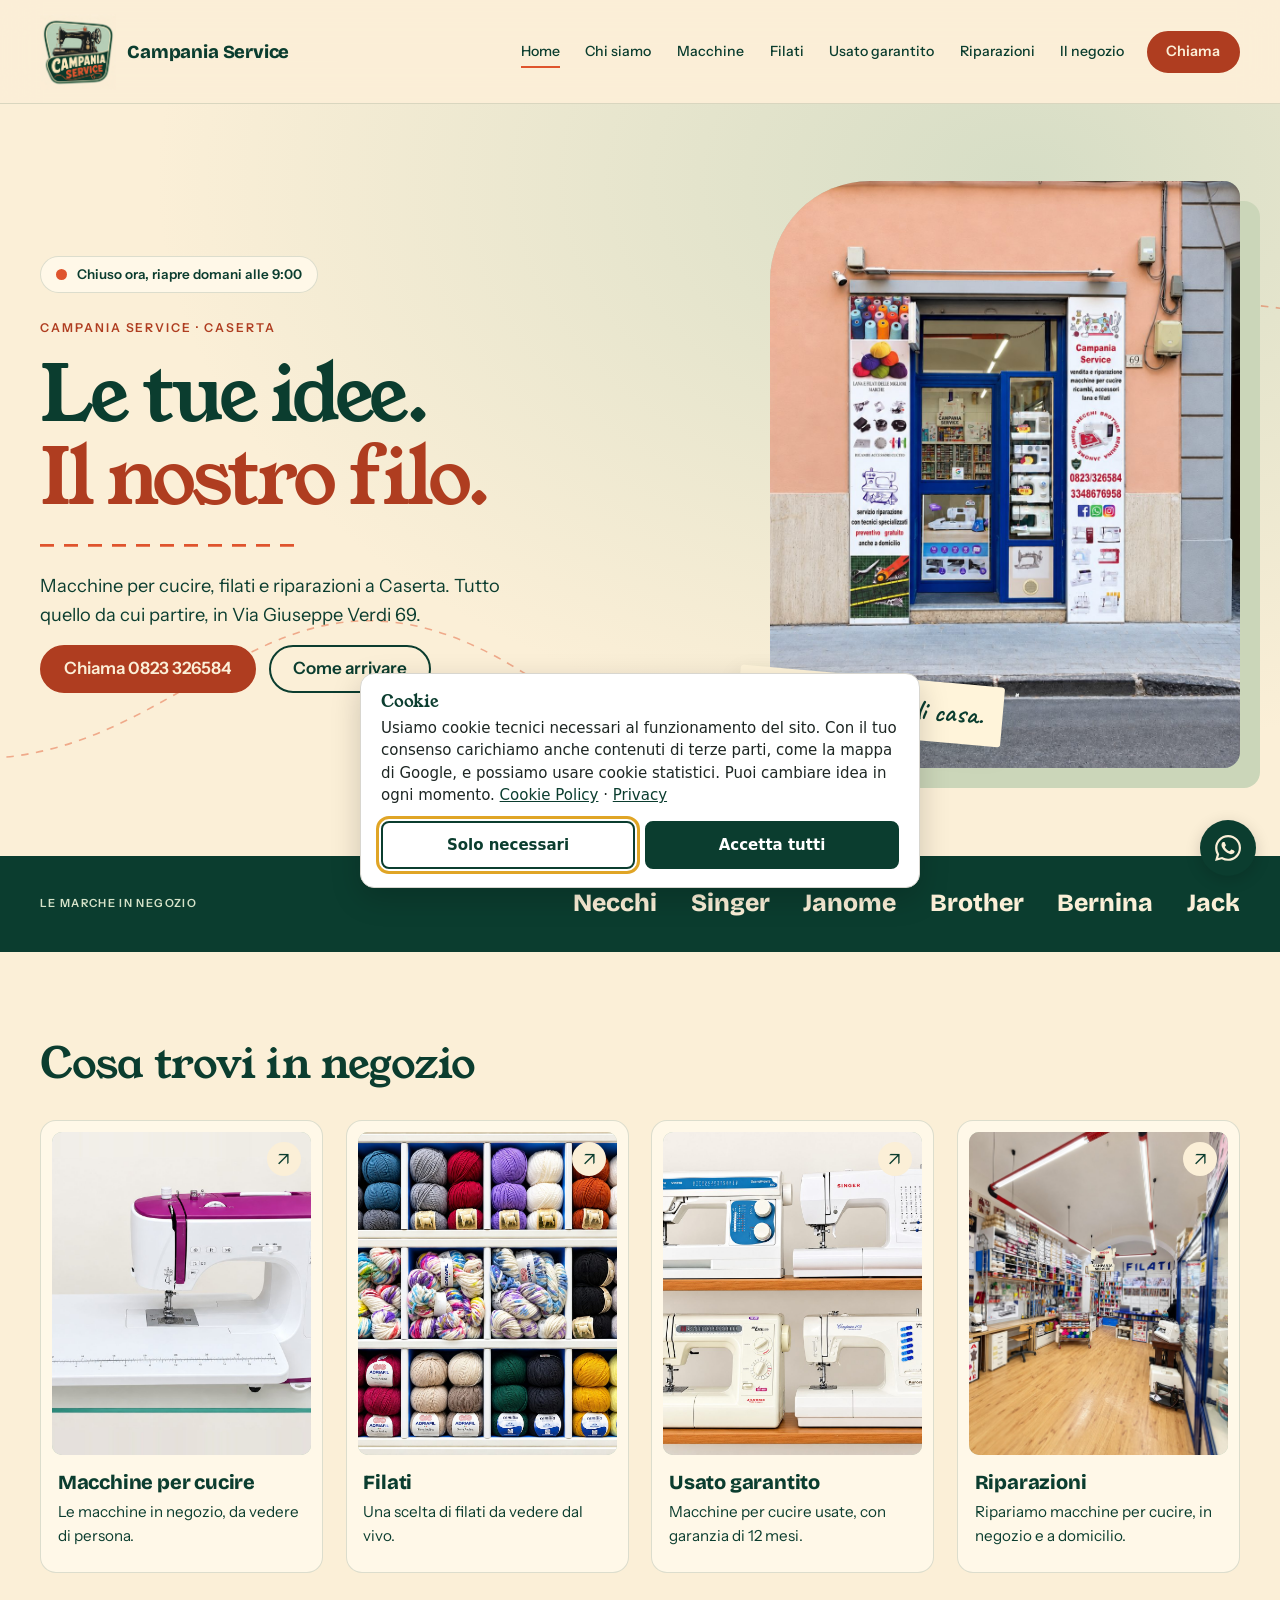
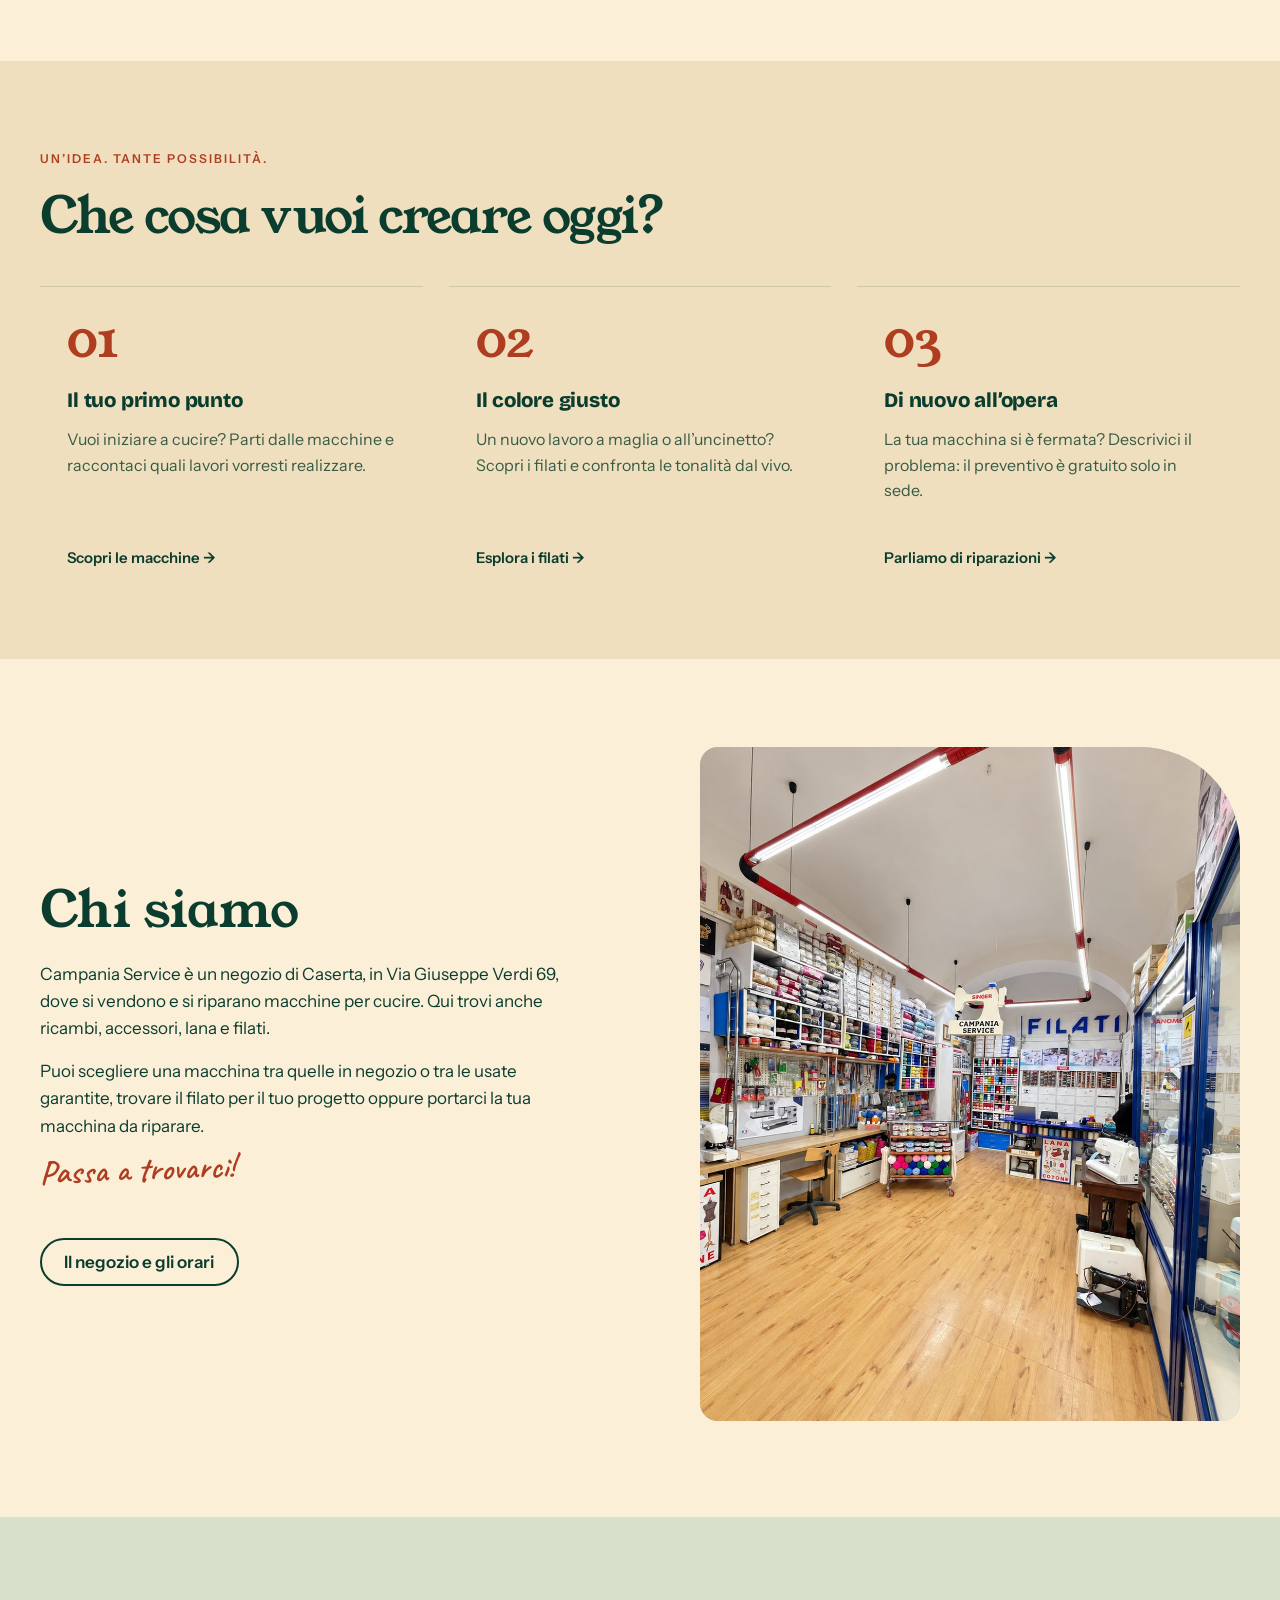
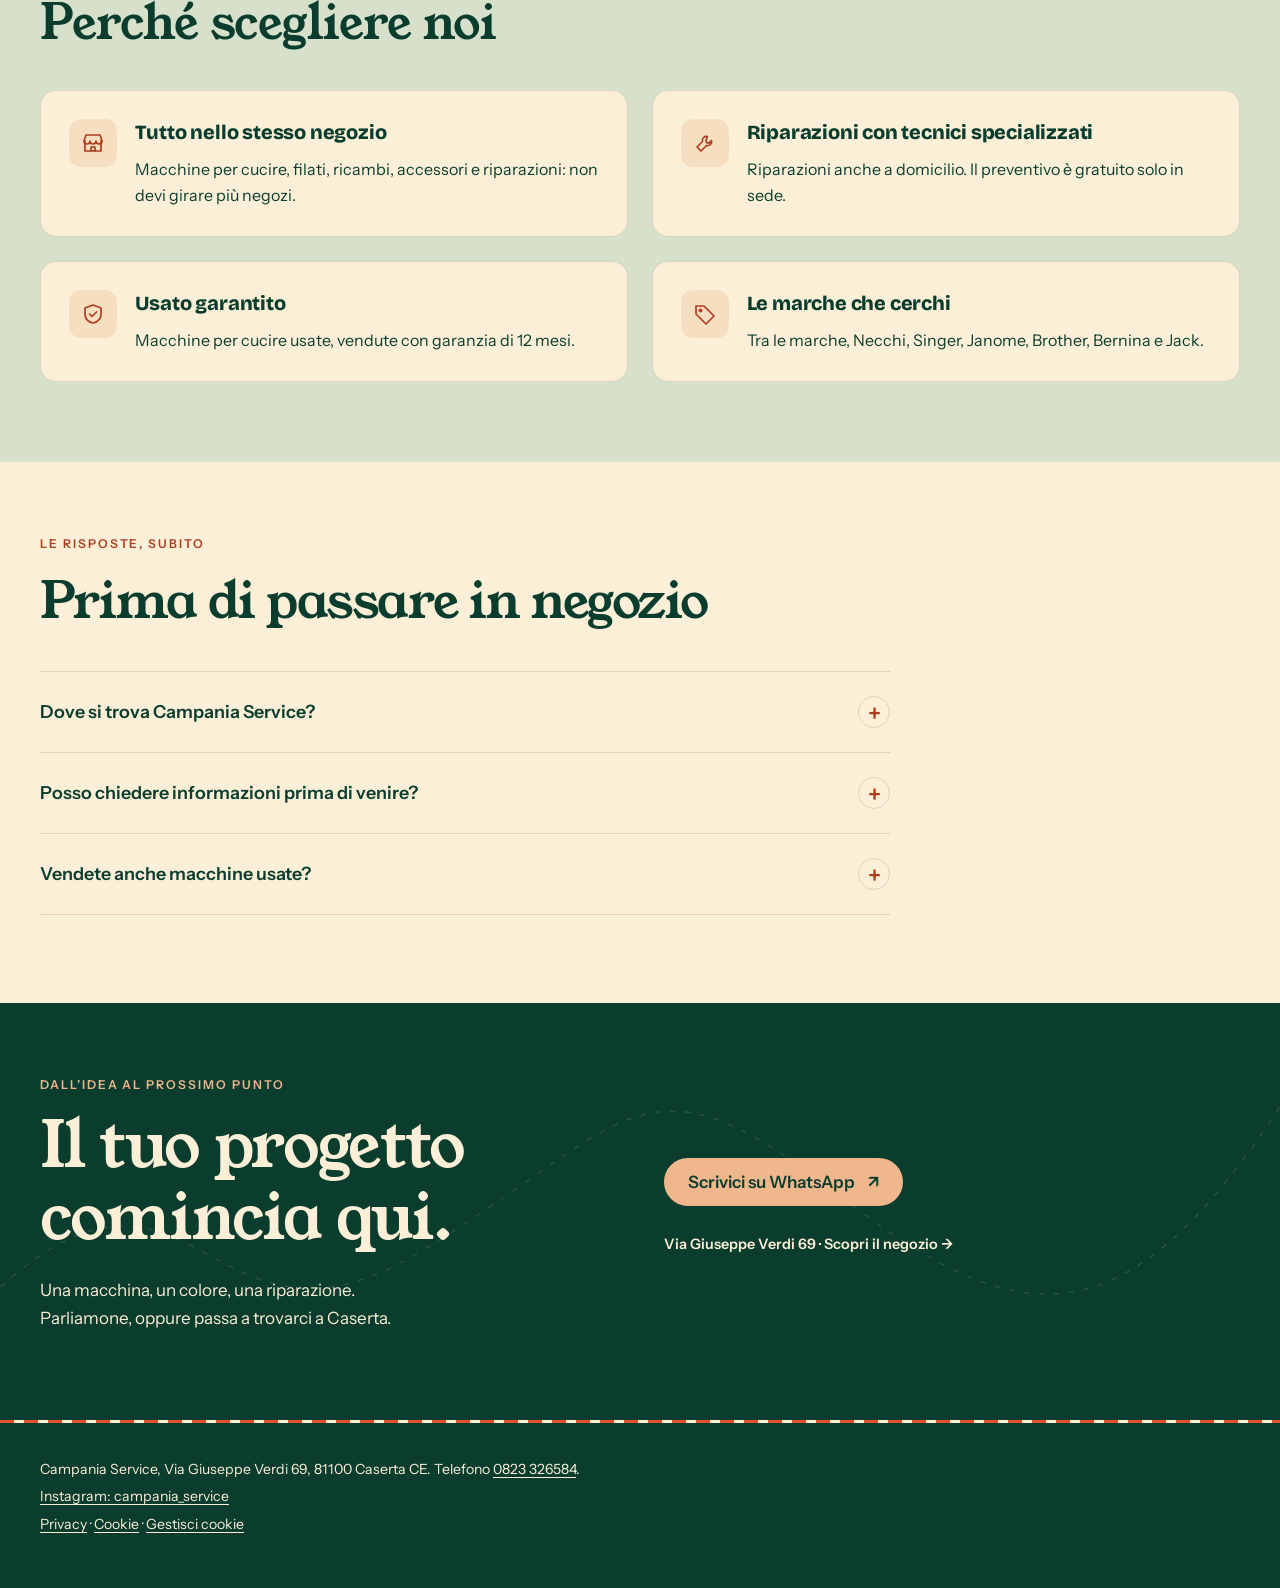
<file: index.html>
<!DOCTYPE html>

<html lang="it">
<head>
<meta name="google-site-verification" content="75IpPxEOzW6mDSCvno0umzaSo226j3vHRXAOBRa4RHs" />
<meta charset="utf-8"/>
<meta content="width=device-width, initial-scale=1" name="viewport"/>
<title>Campania Service | Macchine per cucire, filati e riparazioni a Caserta</title>
<meta content="Campania Service a Caserta: macchine per cucire, usato garantito, filati e riparazioni. Via Giuseppe Verdi 69. Telefono 0823 326584." name="description"/>
<meta content="website" property="og:type"/>
<meta content="it_IT" property="og:locale"/>
<meta content="Campania Service | Macchine per cucire, filati e riparazioni a Caserta" property="og:title"/>
<meta content="Macchine per cucire, usato garantito, filati e riparazioni in Via Giuseppe Verdi 69, Caserta." property="og:description"/>
<meta content="#0B3D2F" name="theme-color"/>
<link href="images/favicon.png" rel="icon" type="image/png"/>
<link href="images/apple-touch-icon.png" rel="apple-touch-icon"/>
<link href="https://fonts.googleapis.com" rel="preconnect"/>
<link crossorigin="" href="https://fonts.gstatic.com" rel="preconnect"/>
<link href="https://fonts.googleapis.com/css2?family=Bricolage+Grotesque:opsz,wght@12..96,600;12..96,800&amp;family=Caveat:wght@600&amp;family=Instrument+Sans:wght@400;500;600&amp;family=Young+Serif&amp;display=swap" rel="stylesheet"/>

<link href="style.css?v=20261009-logo2" rel="stylesheet"/>
<script type="application/ld+json">
{
  "@context": "https://schema.org",
  "@type": "LocalBusiness",
  "name": "Campania Service",
  "description": "Negozio di macchine per cucire, usato garantito, filati e riparazioni a Caserta.",
  "telephone": "+390823326584",
  "address": {
    "@type": "PostalAddress",
    "streetAddress": "Via Giuseppe Verdi, 69",
    "postalCode": "81100",
    "addressLocality": "Caserta",
    "addressRegion": "CE",
    "addressCountry": "IT"
  },
  "sameAs": ["https://instagram.com/campania_service"],
  "openingHoursSpecification": [
    {"@type": "OpeningHoursSpecification", "dayOfWeek": ["Monday","Tuesday","Wednesday","Thursday","Friday","Saturday"], "opens": "09:00", "closes": "13:00"},
    {"@type": "OpeningHoursSpecification", "dayOfWeek": ["Monday","Tuesday","Wednesday","Thursday","Friday","Saturday"], "opens": "16:30", "closes": "20:00"}
  ]
}
</script>
<link href="modern.css?v=20261009-green-1" rel="stylesheet"/>
</head>
<body>
<a class="skip" href="#contenuto">Vai al contenuto</a>
<header>
<div class="wrap bar">
<a aria-label="Campania Service — pagina iniziale" class="brand" href="index.html"><img alt="" class="brand-mark" height="1254" src="images/logo-campania-service.jpg" width="1254"/><span>Campania Service</span></a>
<nav aria-label="Menu principale"><a aria-current="page" href="index.html">Home</a>
<a href="index.html#chi-siamo">Chi siamo</a>
<a href="macchine.html">Macchine</a>
<a href="filati.html">Filati</a>
<a href="usato-garantito.html">Usato garantito</a>
<a href="riparazioni.html">Riparazioni</a>
<a href="il-negozio.html">Il negozio</a>
</nav>
<a class="btn primary" href="tel:+390823326584">Chiama</a>
</div>
<div class="reading-progress" aria-hidden="true"><span></span></div></header>
<main id="contenuto">
<section class="hero"><svg class="hero-thread" viewBox="0 0 1200 700" fill="none" aria-hidden="true"><path d="M-50 610C180 630 250 380 490 530S700 690 790 470 1000 140 1260 200"/></svg>
<div class="wrap">
<div>
<p class="status" data-state="unknown" id="status">Controllo gli orari</p>
<p class="eyebrow hero-eyebrow">Campania Service · Caserta</p><h1>Le tue idee.<br><em>Il nostro filo.</em></h1>
<div aria-hidden="true" class="stitch draw"></div>
<p class="lead">Macchine per cucire, filati e riparazioni a Caserta. Tutto quello da cui partire, in Via Giuseppe Verdi 69.</p>
<div class="btns">
<a class="btn primary" href="tel:+390823326584">Chiama 0823 326584</a>
<a class="btn" href="https://www.google.com/maps/search/?api=1&amp;query=Campania%20Service%20Via%20Giuseppe%20Verdi%2069%2081100%20Caserta%20CE" rel="noopener" target="_blank">Come arrivare</a>
</div>
</div>
<div class="hero-visual"><span class="photo-note">La creatività è di casa.</span><div class="frame rv">
<img alt="Facciata del negozio Campania Service in Via Giuseppe Verdi 69, a Caserta" fetchpriority="high" height="1400" src="images/facciata.jpg" width="1050"/>
</div>
</div>
</div>
</section>
<section aria-label="Marche in negozio" class="brand-strip"><div class="wrap"><p>Le marche in negozio</p><div class="brand-list"><span>Necchi</span><span>Singer</span><span>Janome</span><span>Brother</span><span>Bernina</span><span>Jack</span></div></div></section>
<section class="home-sec">
<div class="wrap">
<h2 class="fx">Cosa trovi in negozio</h2>
<div class="tiles">
<a class="tile" href="macchine.html">
<span class="frame rv"><img alt="Macchina per cucire Necchi viola" height="883" loading="lazy" src="images/macchine-1.jpg" width="1400"/></span>
<h3 class="fx">Macchine per cucire</h3>
<p class="fx">Le macchine in negozio, da vedere di persona.</p>
</a>
<a class="tile" href="filati.html">
<span class="frame rv"><img alt="Gomitoli di lana colorati" height="1254" loading="lazy" src="images/filati-1.jpg" width="1254"/></span>
<h3 class="fx">Filati</h3>
<p class="fx">Una scelta di filati da vedere dal vivo.</p>
</a>
<a class="tile" href="usato-garantito.html">
<span class="frame rv"><img alt="Macchine per cucire usate garantite" height="1221" loading="lazy" src="images/usato-1.jpg" width="1289"/></span>
<h3 class="fx">Usato garantito</h3>
<p class="fx">Macchine per cucire usate, con garanzia di 12 mesi.</p>
</a>
<a class="tile" href="riparazioni.html">
<span class="frame rv"><img alt="Interno del negozio" height="1400" loading="lazy" src="images/interno-1.jpg" style="object-position:center 45%" width="1050"/></span>
<h3 class="fx">Riparazioni</h3>
<p class="fx">Ripariamo macchine per cucire, in negozio e a domicilio.</p>
</a>
</div>
</div>
</section>
<section class="modern-section soft-section"><div class="wrap"><div class="section-heading reveal"><p class="eyebrow">Un’idea. Tante possibilità.</p><h2>Che cosa vuoi creare oggi?</h2></div><div class="journey"><article class="journey-card reveal"><span class="step-number">01</span><h3>Il tuo primo punto</h3><p>Vuoi iniziare a cucire? Parti dalle macchine e raccontaci quali lavori vorresti realizzare.</p></article><article class="journey-card reveal"><span class="step-number">02</span><h3>Il colore giusto</h3><p>Un nuovo lavoro a maglia o all’uncinetto? Scopri i filati e confronta le tonalità dal vivo.</p></article><article class="journey-card reveal"><span class="step-number">03</span><h3>Di nuovo all’opera</h3><p>La tua macchina si è fermata? Descrivici il problema: il preventivo è gratuito solo in sede.</p></article></div><div class="path-links"><a href="macchine.html">Scopri le macchine →</a><a href="filati.html">Esplora i filati →</a><a href="riparazioni.html">Parliamo di riparazioni →</a></div></div></section><section class="about" id="chi-siamo">
<div class="wrap about-grid">
<div class="about-text">
<h2 class="fx">Chi siamo</h2>
<p class="fx">Campania Service è un negozio di Caserta, in Via Giuseppe Verdi 69, dove si vendono e si riparano macchine per cucire. Qui trovi anche ricambi, accessori, lana e filati.</p>
<p class="fx">Puoi scegliere una macchina tra quelle in negozio o tra le usate garantite, trovare il filato per il tuo progetto oppure portarci la tua macchina da riparare.</p>
<p class="hand fx">Passa a trovarci!</p>
<div class="btns fx"><a class="btn" href="il-negozio.html">Il negozio e gli orari</a></div>
</div>
<div class="about-photos">
<div class="frame rv about-main"><img alt="Interno del negozio: scaffali di lana e filati, macchine per cucire in vetrina" height="1400" loading="lazy" src="images/interno-1.jpg" width="1050"/></div>
</div>
</div>
</section>
<section class="why" id="perche">
<div class="wrap">
<h2 class="fx">Perché scegliere noi</h2>
<div class="why-grid">
<article class="why-item fx">
<span class="ico"><svg aria-hidden="true" fill="none" height="24" stroke="currentColor" stroke-width="1.7" viewBox="0 0 24 24" width="24"><path d="M4 10v10h16V10"></path><path d="M3 10l2-6h14l2 6"></path><path d="M3 10c0 1.7 1.3 3 3 3s3-1.3 3-3c0 1.7 1.3 3 3 3s3-1.3 3-3c0 1.7 1.3 3 3 3s3-1.3 3-3"></path><path d="M10 20v-4h4v4"></path></svg></span>
<h3>Tutto nello stesso negozio</h3>
<p>Macchine per cucire, filati, ricambi, accessori e riparazioni: non devi girare più negozi.</p>
</article>
<article class="why-item fx">
<span class="ico"><svg aria-hidden="true" fill="none" height="24" stroke="currentColor" stroke-width="1.7" viewBox="0 0 24 24" width="24"><path d="M14.5 5.5a4 4 0 00-5 5L4 16l4 4 5.5-5.5a4 4 0 005-5l-2.6 2.6-2.4-.5-.5-2.4z"></path></svg></span>
<h3>Riparazioni con tecnici specializzati</h3>
<p>Riparazioni anche a domicilio. Il preventivo è gratuito solo in sede.</p>
</article>
<article class="why-item fx">
<span class="ico"><svg aria-hidden="true" fill="none" height="24" stroke="currentColor" stroke-width="1.7" viewBox="0 0 24 24" width="24"><path d="M12 3l8 3v6c0 4.5-3.2 8-8 9-4.8-1-8-4.5-8-9V6z"></path><path d="M8.5 12l2.5 2.5 4.5-4.5"></path></svg></span>
<h3>Usato garantito</h3>
<p>Macchine per cucire usate, vendute con garanzia di 12 mesi.</p>
</article>
<article class="why-item fx">
<span class="ico"><svg aria-hidden="true" fill="none" height="24" stroke="currentColor" stroke-width="1.7" viewBox="0 0 24 24" width="24"><path d="M3 12V4h8l10 10-8 8z"></path><circle cx="7.5" cy="8.5" r="1.2"></circle></svg></span>
<h3>Le marche che cerchi</h3>
<p>Tra le marche, Necchi, Singer, Janome, Brother, Bernina e Jack.</p>
</article>
</div>
</div>
</section>

<section class="modern-section faq-section"><div class="wrap"><div class="section-heading reveal"><p class="eyebrow">Le risposte, subito</p><h2>Prima di passare in negozio</h2></div><div class="faq-list"><details class="reveal"><summary>Dove si trova Campania Service?<span aria-hidden="true">+</span></summary><p>In Via Giuseppe Verdi 69, 81100 Caserta. Nella pagina “Il negozio” trovi orari e indicazioni.</p></details><details class="reveal"><summary>Posso chiedere informazioni prima di venire?<span aria-hidden="true">+</span></summary><p>Sì. Puoi chiamare lo 0823 326584 o scrivere su WhatsApp al +39 334 867 6958.</p></details><details class="reveal"><summary>Vendete anche macchine usate?<span aria-hidden="true">+</span></summary><p>Sì, macchine per cucire usate con garanzia di 12 mesi. Contattaci per conoscere le disponibilità attuali.</p></details></div></div></section><section class="project-cta"><div class="wrap"><div class="reveal"><p class="eyebrow">Dall’idea al prossimo punto</p><h2>Il tuo progetto<br>comincia qui.</h2><p>Una macchina, un colore, una riparazione.<br>Parliamone, oppure passa a trovarci a Caserta.</p></div><div class="cta-actions reveal"><a class="btn primary" href="https://wa.me/393348676958" target="_blank" rel="noopener noreferrer">Scrivici su WhatsApp <span aria-hidden="true">↗</span></a><a class="text-link" href="il-negozio.html">Via Giuseppe Verdi 69 · Scopri il negozio <span aria-hidden="true">→</span></a></div></div><svg class="cta-thread" viewBox="0 0 1200 380" fill="none" aria-hidden="true"><path d="M-20 280C180 80 190 350 390 230S600 30 780 170 1060 320 1220 60"/></svg></section></main>
<div aria-hidden="true" class="stitch"></div>
<footer>
<div class="wrap">
<p>Campania Service, Via Giuseppe Verdi 69, 81100 Caserta CE. Telefono <a href="tel:+390823326584">0823 326584</a>.</p>
<p><a href="https://instagram.com/campania_service" rel="noopener" target="_blank">Instagram: campania_service</a></p>
<p><a href="privacy.html">Privacy</a> · <a href="cookie.html">Cookie</a> · <a href="#" data-cookie-settings>Gestisci cookie</a></p>
</div>
</footer>
<script src="script.js?v=20261009-logo2"></script>

<a class="whatsapp-float" href="https://wa.me/393348676958" target="_blank" rel="noopener noreferrer" aria-label="Scrivici su WhatsApp al +39 334 867 6958" title="Scrivici su WhatsApp">
  <svg xmlns="http://www.w3.org/2000/svg" width="26" height="26" viewBox="0 0 24 24" aria-hidden="true" focusable="false">
    <path fill="currentColor" d="M20.52 3.48A11.88 11.88 0 0 0 12.04 0C5.46 0 .11 5.35.11 11.93c0 2.1.55 4.16 1.6 5.98L0 24l6.25-1.64a11.9 11.9 0 0 0 5.79 1.48h.01c6.58 0 11.94-5.35 11.94-11.93a11.85 11.85 0 0 0-3.47-8.43ZM12.04 21.82a9.9 9.9 0 0 1-5.04-1.38l-.36-.21-3.71.97.99-3.62-.24-.37a9.89 9.89 0 0 1-1.51-5.28c0-5.46 4.44-9.9 9.91-9.9a9.83 9.83 0 0 1 7 2.9 9.83 9.83 0 0 1 2.9 7c0 5.46-4.45 9.89-9.94 9.89Zm5.44-7.41c-.3-.15-1.76-.87-2.03-.97-.27-.1-.47-.15-.67.15-.2.3-.77.97-.94 1.17-.17.2-.35.22-.65.07-.3-.15-1.26-.46-2.4-1.48-.89-.79-1.48-1.76-1.66-2.06-.17-.3-.02-.46.13-.61.13-.13.3-.35.45-.52.15-.17.2-.3.3-.5.1-.2.05-.37-.02-.52-.08-.15-.67-1.61-.92-2.21-.24-.58-.49-.5-.67-.51h-.57c-.2 0-.52.07-.79.37-.27.3-1.04 1.02-1.04 2.49s1.07 2.89 1.21 3.09c.15.2 2.1 3.2 5.08 4.49.71.3 1.26.49 1.69.62.71.23 1.35.2 1.86.12.57-.08 1.76-.72 2.01-1.41.25-.7.25-1.29.17-1.41-.07-.13-.27-.2-.57-.35Z"/>
  </svg>
</a>
<script src="modern.js?v=20261009-green-1" defer></script>
<script src="cookie-banner.js" defer></script>
</body>
</html>
</file>
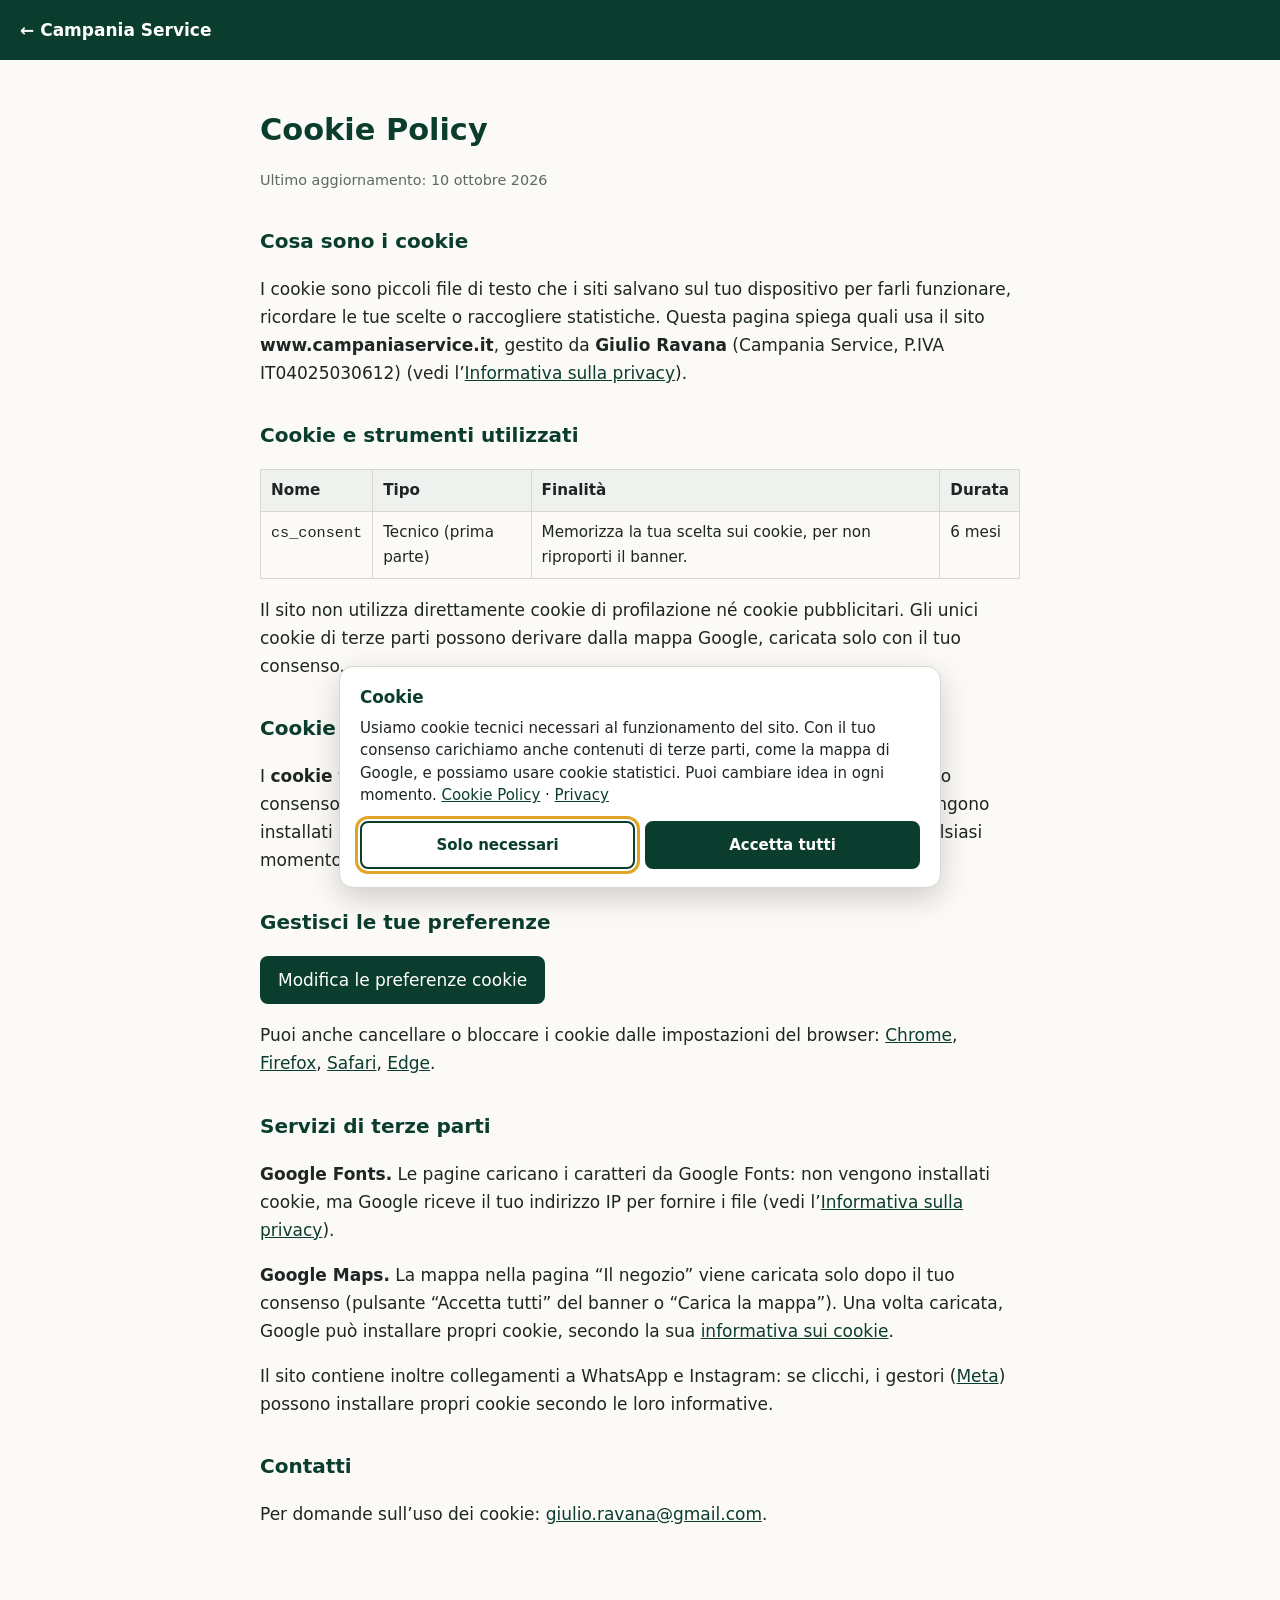
<file: cookie.html>
<!doctype html>
<html lang="it">
<head>
<meta charset="utf-8">
<meta name="viewport" content="width=device-width, initial-scale=1">
<title>Cookie Policy | Campania Service</title>
<meta name="description" content="Informazioni sull'uso dei cookie sul sito di Campania Service, Caserta.">
<meta name="robots" content="noindex, follow">
<style>
  :root { --verde:#0B3D2F; --testo:#1d2623; --sfondo:#fbfaf7; }
  body { margin:0; font:17px/1.65 system-ui,-apple-system,Segoe UI,Roboto,sans-serif; color:var(--testo); background:var(--sfondo); }
  header { background:var(--verde); padding:16px 20px; }
  header a { color:#fff; text-decoration:none; font-weight:600; }
  main { max-width:760px; margin:0 auto; padding:32px 20px 64px; }
  h1 { color:var(--verde); font-size:1.9rem; line-height:1.2; }
  h2 { color:var(--verde); font-size:1.25rem; margin-top:2rem; }
  a { color:var(--verde); }
  .agg { color:#5b6a65; font-size:.9rem; }
  table { width:100%; border-collapse:collapse; font-size:.95rem; margin:1rem 0; }
  th, td { text-align:left; padding:8px 10px; border:1px solid #d8d6cf; vertical-align:top; }
  th { background:#eef1ee; }
  button.gestisci { background:var(--verde); color:#fff; border:0; border-radius:8px; padding:10px 18px; font:inherit; cursor:pointer; }
</style>
</head>
<body>
<header><a href="index.html">← Campania Service</a></header>
<main>
<h1>Cookie Policy</h1>
<p class="agg">Ultimo aggiornamento: 10 ottobre 2026</p>

<h2>Cosa sono i cookie</h2>
<p>I cookie sono piccoli file di testo che i siti salvano sul tuo dispositivo per farli funzionare, ricordare le tue scelte o raccogliere statistiche. Questa pagina spiega quali usa il sito <strong>www.campaniaservice.it</strong>, gestito da <strong>Giulio Ravana</strong> (Campania Service, P.IVA IT04025030612) (vedi l’<a href="privacy.html">Informativa sulla privacy</a>).</p>

<h2>Cookie e strumenti utilizzati</h2>
<table>
<thead><tr><th>Nome</th><th>Tipo</th><th>Finalità</th><th>Durata</th></tr></thead>
<tbody>
<tr><td><code>cs_consent</code></td><td>Tecnico (prima parte)</td><td>Memorizza la tua scelta sui cookie, per non riproporti il banner.</td><td>6 mesi</td></tr>
<!-- Se in futuro aggiungi Google Analytics, Meta Pixel o altri strumenti, elencali qui in una riga ciascuno:
<tr><td>_ga, _ga_*</td><td>Statistico (Google)</td><td>Statistiche anonime di utilizzo</td><td>fino a 2 anni</td></tr>
-->
</tbody>
</table>
<p>Il sito non utilizza direttamente cookie di profilazione né cookie pubblicitari. Gli unici cookie di terze parti possono derivare dalla mappa Google, caricata solo con il tuo consenso.</p>

<h2>Cookie tecnici e cookie che richiedono il consenso</h2>
<p>I <strong>cookie tecnici</strong> sono necessari al funzionamento del sito e non richiedono il tuo consenso. I cookie <strong>statistici, di marketing o di profilazione</strong>, se presenti, vengono installati solo dopo il tuo consenso esplicito, che puoi rifiutare o revocare in qualsiasi momento.</p>

<h2>Gestisci le tue preferenze</h2>
<p><button type="button" class="gestisci" data-cookie-settings>Modifica le preferenze cookie</button></p>
<p>Puoi anche cancellare o bloccare i cookie dalle impostazioni del browser:
<a href="https://support.google.com/chrome/answer/95647?hl=it" target="_blank" rel="noopener">Chrome</a>,
<a href="https://support.mozilla.org/it/kb/Opzioni%20di%20protezione%20e%20privacy%20di%20Firefox" target="_blank" rel="noopener">Firefox</a>,
<a href="https://support.apple.com/it-it/guide/safari/sfri11471/mac" target="_blank" rel="noopener">Safari</a>,
<a href="https://support.microsoft.com/it-it/microsoft-edge" target="_blank" rel="noopener">Edge</a>.</p>

<h2>Servizi di terze parti</h2>
<p><strong>Google Fonts.</strong> Le pagine caricano i caratteri da Google Fonts: non vengono installati cookie, ma Google riceve il tuo indirizzo IP per fornire i file (vedi l’<a href="privacy.html">Informativa sulla privacy</a>).</p>
<p><strong>Google Maps.</strong> La mappa nella pagina “Il negozio” viene caricata solo dopo il tuo consenso (pulsante “Accetta tutti” del banner o “Carica la mappa”). Una volta caricata, Google può installare propri cookie, secondo la sua <a href="https://policies.google.com/technologies/cookies?hl=it" target="_blank" rel="noopener">informativa sui cookie</a>.</p>
<p>Il sito contiene inoltre collegamenti a WhatsApp e Instagram: se clicchi, i gestori (<a href="https://www.facebook.com/privacy/policies/cookies/" target="_blank" rel="noopener">Meta</a>) possono installare propri cookie secondo le loro informative.</p>

<h2>Contatti</h2>
<p>Per domande sull’uso dei cookie: <a href="mailto:giulio.ravana@gmail.com">giulio.ravana@gmail.com</a>.</p>
</main>
<script src="cookie-banner.js" defer></script>
</body>
</html>
</file>
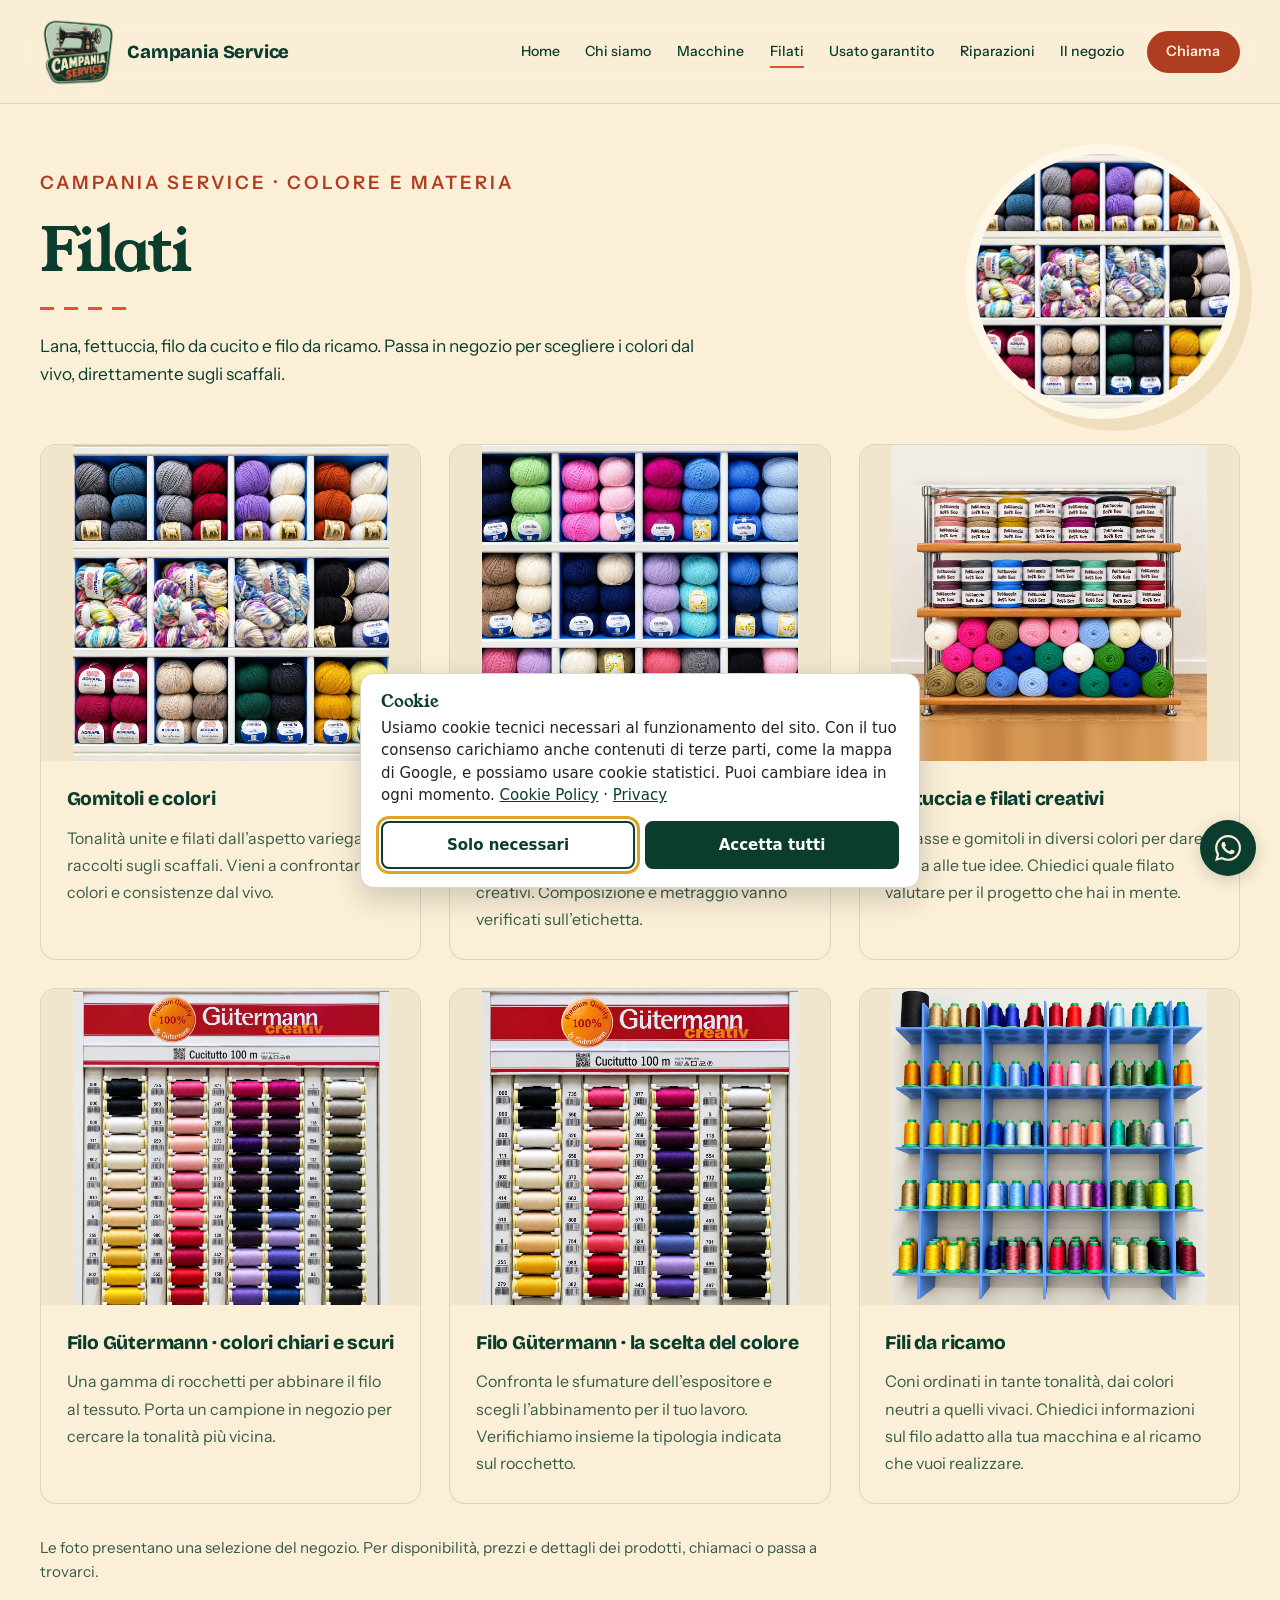
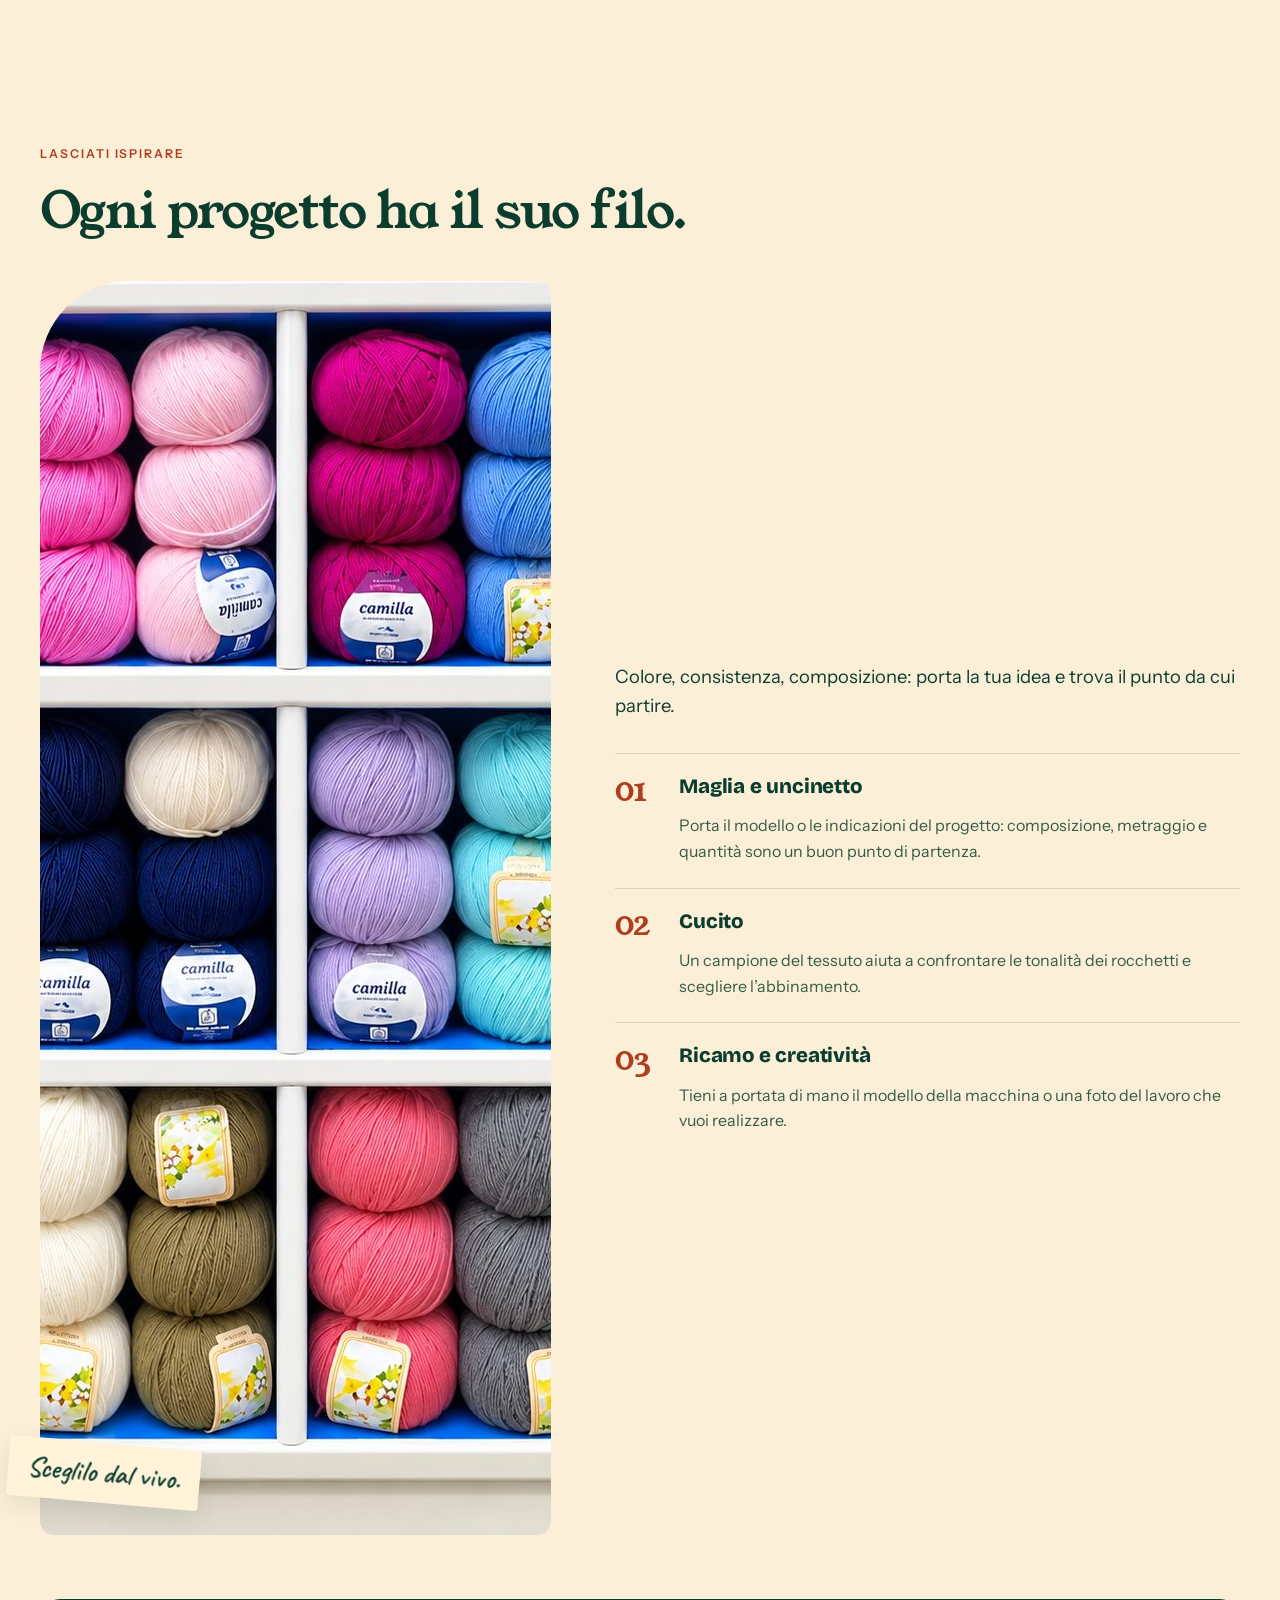
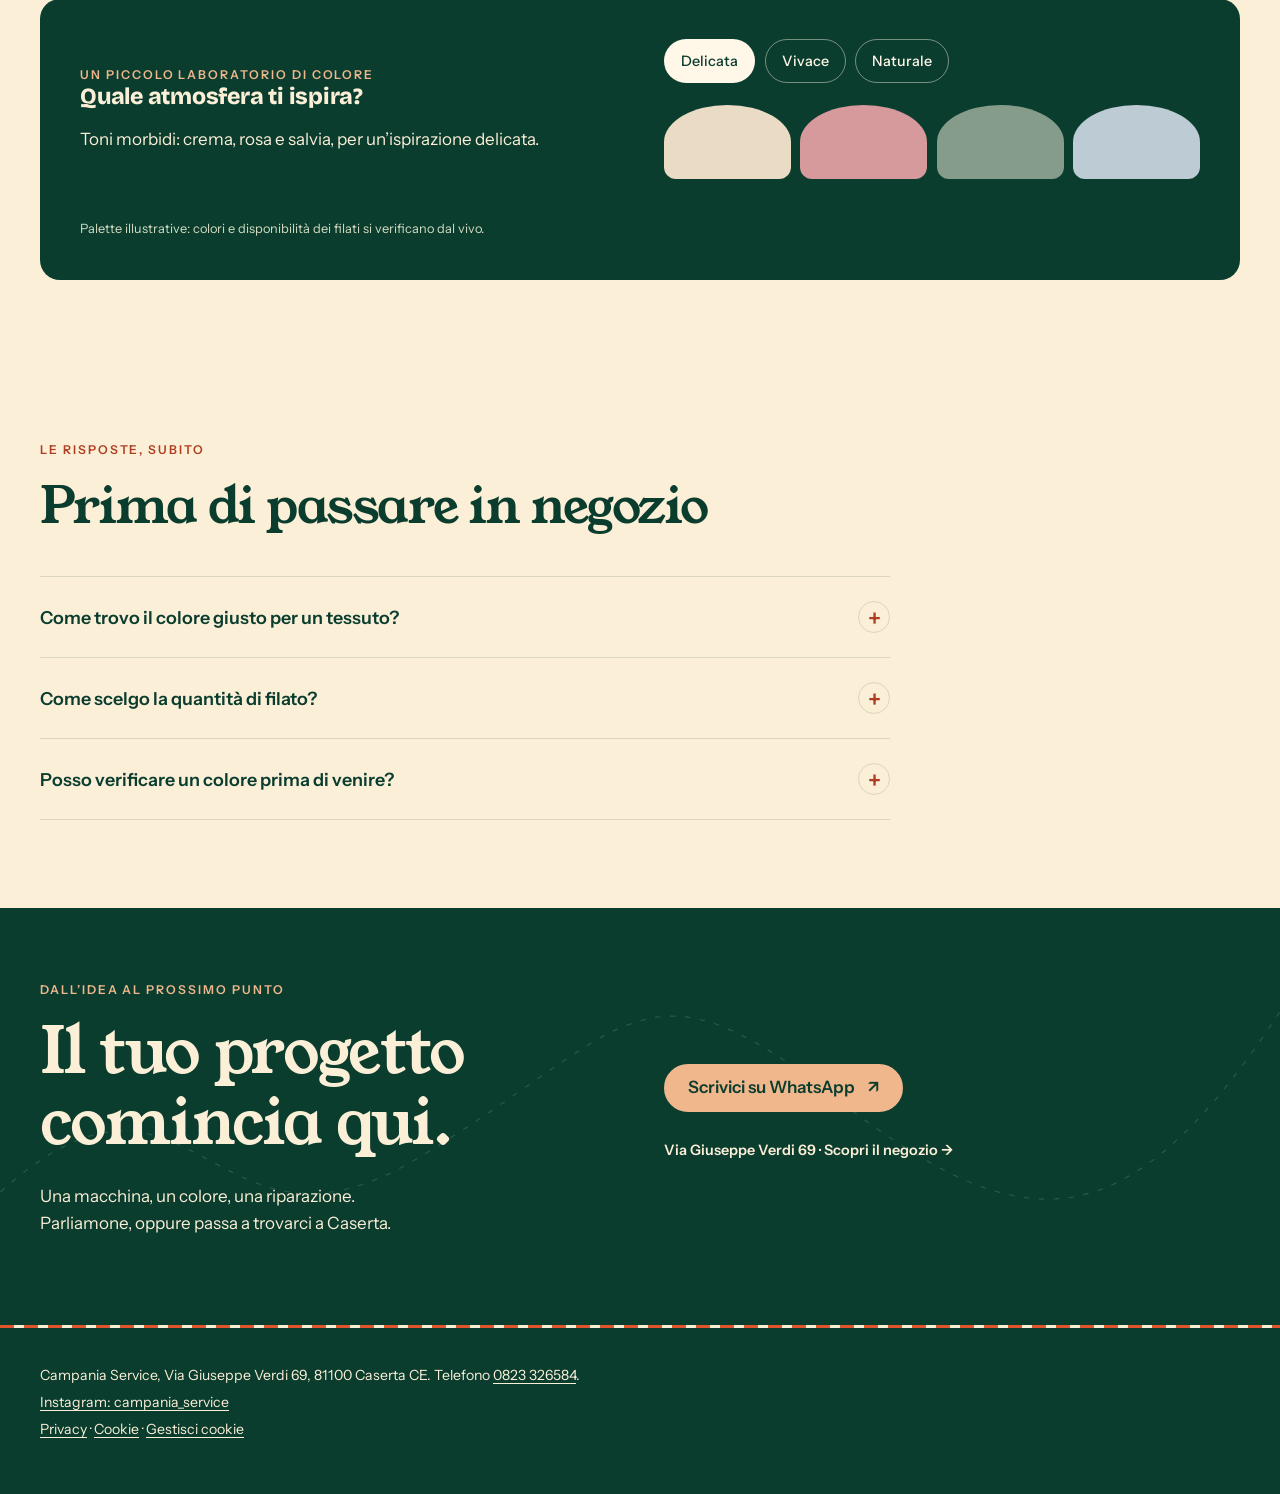
<file: filati.html>
<!DOCTYPE html>

<html lang="it">
<head>
<meta charset="utf-8"/>
<meta content="width=device-width, initial-scale=1" name="viewport"/>
<title>Filati | Campania Service Caserta</title>
<meta content="Filati in vendita da Campania Service a Caserta, in Via Giuseppe Verdi 69. Passa in negozio per sceglierli dal vivo." name="description"/>
<meta content="#0B3D2F" name="theme-color"/>
<link href="images/favicon.png" rel="icon" type="image/png"/>
<link href="images/apple-touch-icon.png" rel="apple-touch-icon"/>
<link href="https://fonts.googleapis.com" rel="preconnect"/>
<link crossorigin="" href="https://fonts.gstatic.com" rel="preconnect"/>
<link href="https://fonts.googleapis.com/css2?family=Bricolage+Grotesque:opsz,wght@12..96,600;12..96,800&amp;family=Caveat:wght@600&amp;family=Instrument+Sans:wght@400;500;600&amp;family=Young+Serif&amp;display=swap" rel="stylesheet"/>

<link href="style.css?v=20261009-logo2" rel="stylesheet"/>
<link href="modern.css?v=20261009-green-1" rel="stylesheet"/>
</head>
<body>
<a class="skip" href="#contenuto">Vai al contenuto</a>
<header>
<div class="wrap bar">
<a aria-label="Campania Service — pagina iniziale" class="brand" href="index.html"><img alt="" class="brand-mark" height="1254" src="images/logo-campania-service.jpg" width="1254"/><span>Campania Service</span></a>
<nav aria-label="Menu principale"><a href="index.html">Home</a>
<a href="index.html#chi-siamo">Chi siamo</a>
<a href="macchine.html">Macchine</a>
<a aria-current="page" href="filati.html">Filati</a>
<a href="usato-garantito.html">Usato garantito</a>
<a href="riparazioni.html">Riparazioni</a>
<a href="il-negozio.html">Il negozio</a>
</nav>
<a class="btn primary" href="tel:+390823326584">Chiama</a>
</div>
<div class="reading-progress" aria-hidden="true"><span></span></div></header>
<main id="contenuto">
<section class="wrap page-title"><div class="page-portrait" aria-hidden="true"><img src="images/filati-1.jpg" alt="" width="600" height="600" fetchpriority="high"/></div>
<p class="eyebrow">Campania Service · Colore e materia</p><h1>Filati</h1>
<div aria-hidden="true" class="stitch draw"></div>
<p>Lana, fettuccia, filo da cucito e filo da ricamo. Passa in negozio per scegliere i colori dal vivo, direttamente sugli scaffali.</p>
</section>
<section class="wrap gallery-sec">
<div class="gal catalog">
<article class="product-card"><button aria-label="Ingrandisci la foto: Gomitoli e colori" class="frame" type="button"><img alt="Gomitoli di lana di tanti colori sugli scaffali del negozio" height="1254" loading="lazy" src="images/filati-1.jpg" width="1254"/></button><div class="product-copy"><h2>Gomitoli e colori</h2><p>Tonalità unite e filati dall’aspetto variegato, raccolti sugli scaffali. Vieni a confrontare colori e consistenze dal vivo.</p></div></article>
<article class="product-card"><button aria-label="Ingrandisci la foto: Una palette per i tuoi progetti" class="frame" type="button"><img alt="Gomitoli di cotone in tanti colori negli scaffali" height="1254" loading="lazy" src="images/filati-2.jpg" width="1254"/></button><div class="product-copy"><h2>Una palette per i tuoi progetti</h2><p>Dai toni delicati ai colori accesi: abbina le sfumature per maglia, uncinetto e lavori creativi. Composizione e metraggio vanno verificati sull’etichetta.</p></div></article>
<article class="product-card"><button aria-label="Ingrandisci la foto: Fettuccia e filati creativi" class="frame" type="button"><img alt="Matasse di fettuccia in tanti colori su uno scaffale" height="1254" loading="lazy" src="images/filati-3.jpg" width="1254"/></button><div class="product-copy"><h2>Fettuccia e filati creativi</h2><p>Matasse e gomitoli in diversi colori per dare forma alle tue idee. Chiedici quale filato valutare per il progetto che hai in mente.</p></div></article>
<article class="product-card"><button aria-label="Ingrandisci la foto: Filo Gütermann · colori chiari e scuri" class="frame" type="button"><img alt="Espositore di rocchetti di filo da cucito Gütermann" height="1254" loading="lazy" src="images/filati-4.jpg" width="1254"/></button><div class="product-copy"><h2>Filo Gütermann · colori chiari e scuri</h2><p>Una gamma di rocchetti per abbinare il filo al tessuto. Porta un campione in negozio per cercare la tonalità più vicina.</p></div></article>
<article class="product-card"><button aria-label="Ingrandisci la foto: Filo Gütermann · la scelta del colore" class="frame" type="button"><img alt="Espositore di rocchetti Gütermann in colori diversi" height="1254" loading="lazy" src="images/filati-5.jpg" width="1254"/></button><div class="product-copy"><h2>Filo Gütermann · la scelta del colore</h2><p>Confronta le sfumature dell’espositore e scegli l’abbinamento per il tuo lavoro. Verifichiamo insieme la tipologia indicata sul rocchetto.</p></div></article>
<article class="product-card"><button aria-label="Ingrandisci la foto: Fili da ricamo" class="frame" type="button"><img alt="Coni di filo da ricamo in tanti colori su una libreria blu" height="1254" loading="lazy" src="images/filati-6.jpg" width="1254"/></button><div class="product-copy"><h2>Fili da ricamo</h2><p>Coni ordinati in tante tonalità, dai colori neutri a quelli vivaci. Chiedici informazioni sul filo adatto alla tua macchina e al ricamo che vuoi realizzare.</p></div></article>
</div><p class="catalog-note">Le foto presentano una selezione del negozio. Per disponibilità, prezzi e dettagli dei prodotti, chiamaci o passa a trovarci.</p>
</section>
<section class="modern-section "><div class="wrap"><div class="section-heading reveal"><p class="eyebrow">Lasciati ispirare</p><h2>Ogni progetto ha il suo filo.</h2></div><div class="editorial-split"><div class="photo-stack reveal"><img src="images/filati-2.jpg" alt="Scaffali di gomitoli colorati nel negozio" loading="lazy" width="1254" height="1254"><span class="photo-note">Sceglilo dal vivo.</span></div><div><p class="section-intro">Colore, consistenza, composizione: porta la tua idea e trova il punto da cui partire.</p><div class="journey"><article class="journey-card reveal"><span class="step-number">01</span><h3>Maglia e uncinetto</h3><p>Porta il modello o le indicazioni del progetto: composizione, metraggio e quantità sono un buon punto di partenza.</p></article><article class="journey-card reveal"><span class="step-number">02</span><h3>Cucito</h3><p>Un campione del tessuto aiuta a confrontare le tonalità dei rocchetti e scegliere l’abbinamento.</p></article><article class="journey-card reveal"><span class="step-number">03</span><h3>Ricamo e creatività</h3><p>Tieni a portata di mano il modello della macchina o una foto del lavoro che vuoi realizzare.</p></article></div></div></div><div class="palette-studio reveal"><div><p class="eyebrow">Un piccolo laboratorio di colore</p><h3>Quale atmosfera ti ispira?</h3><p id="palette-description" aria-live="polite">Toni morbidi: crema, rosa e salvia, per un’ispirazione delicata.</p></div><div><div class="palette-buttons" role="group" aria-label="Palette di ispirazione"><button type="button" data-palette="delicata" aria-pressed="true">Delicata</button><button type="button" data-palette="vivace" aria-pressed="false">Vivace</button><button type="button" data-palette="naturale" aria-pressed="false">Naturale</button></div><div class="swatches" aria-hidden="true"><span style="--swatch:#eadbc5"></span><span style="--swatch:#d69a9d"></span><span style="--swatch:#849c89"></span><span style="--swatch:#bccbd4"></span></div></div><p class="small-note">Palette illustrative: colori e disponibilità dei filati si verificano dal vivo.</p></div></div></section>
<section class="modern-section faq-section"><div class="wrap"><div class="section-heading reveal"><p class="eyebrow">Le risposte, subito</p><h2>Prima di passare in negozio</h2></div><div class="faq-list"><details class="reveal"><summary>Come trovo il colore giusto per un tessuto?<span aria-hidden="true">+</span></summary><p>Porta un campione: potrai confrontarlo direttamente con le tonalità disponibili in negozio.</p></details><details class="reveal"><summary>Come scelgo la quantità di filato?<span aria-hidden="true">+</span></summary><p>Porta le indicazioni del progetto. Composizione e metraggio si verificano sull’etichetta; la quantità dipende dal lavoro che vuoi realizzare.</p></details><details class="reveal"><summary>Posso verificare un colore prima di venire?<span aria-hidden="true">+</span></summary><p>Scrivici o chiamaci indicando il tipo di filato e, se lo conosci, il codice colore. Verificheremo la disponibilità.</p></details></div></div></section><section class="project-cta"><div class="wrap"><div class="reveal"><p class="eyebrow">Dall’idea al prossimo punto</p><h2>Il tuo progetto<br>comincia qui.</h2><p>Una macchina, un colore, una riparazione.<br>Parliamone, oppure passa a trovarci a Caserta.</p></div><div class="cta-actions reveal"><a class="btn primary" href="https://wa.me/393348676958" target="_blank" rel="noopener noreferrer">Scrivici su WhatsApp <span aria-hidden="true">↗</span></a><a class="text-link" href="il-negozio.html">Via Giuseppe Verdi 69 · Scopri il negozio <span aria-hidden="true">→</span></a></div></div><svg class="cta-thread" viewBox="0 0 1200 380" fill="none" aria-hidden="true"><path d="M-20 280C180 80 190 350 390 230S600 30 780 170 1060 320 1220 60"/></svg></section></main>
<dialog aria-label="Foto ingrandita" id="lightbox">
<button class="x" type="button">Chiudi</button>
<img alt=""/>
</dialog>
<div aria-hidden="true" class="stitch"></div>
<footer>
<div class="wrap">
<p>Campania Service, Via Giuseppe Verdi 69, 81100 Caserta CE. Telefono <a href="tel:+390823326584">0823 326584</a>.</p>
<p><a href="https://instagram.com/campania_service" rel="noopener" target="_blank">Instagram: campania_service</a></p>
<p><a href="privacy.html">Privacy</a> · <a href="cookie.html">Cookie</a> · <a href="#" data-cookie-settings>Gestisci cookie</a></p>

</div>
</footer>
<script src="script.js?v=20261009-logo2"></script>

<a class="whatsapp-float" href="https://wa.me/393348676958" target="_blank" rel="noopener noreferrer" aria-label="Scrivici su WhatsApp al +39 334 867 6958" title="Scrivici su WhatsApp">
  <svg xmlns="http://www.w3.org/2000/svg" width="26" height="26" viewBox="0 0 24 24" aria-hidden="true" focusable="false">
    <path fill="currentColor" d="M20.52 3.48A11.88 11.88 0 0 0 12.04 0C5.46 0 .11 5.35.11 11.93c0 2.1.55 4.16 1.6 5.98L0 24l6.25-1.64a11.9 11.9 0 0 0 5.79 1.48h.01c6.58 0 11.94-5.35 11.94-11.93a11.85 11.85 0 0 0-3.47-8.43ZM12.04 21.82a9.9 9.9 0 0 1-5.04-1.38l-.36-.21-3.71.97.99-3.62-.24-.37a9.89 9.89 0 0 1-1.51-5.28c0-5.46 4.44-9.9 9.91-9.9a9.83 9.83 0 0 1 7 2.9 9.83 9.83 0 0 1 2.9 7c0 5.46-4.45 9.89-9.94 9.89Zm5.44-7.41c-.3-.15-1.76-.87-2.03-.97-.27-.1-.47-.15-.67.15-.2.3-.77.97-.94 1.17-.17.2-.35.22-.65.07-.3-.15-1.26-.46-2.4-1.48-.89-.79-1.48-1.76-1.66-2.06-.17-.3-.02-.46.13-.61.13-.13.3-.35.45-.52.15-.17.2-.3.3-.5.1-.2.05-.37-.02-.52-.08-.15-.67-1.61-.92-2.21-.24-.58-.49-.5-.67-.51h-.57c-.2 0-.52.07-.79.37-.27.3-1.04 1.02-1.04 2.49s1.07 2.89 1.21 3.09c.15.2 2.1 3.2 5.08 4.49.71.3 1.26.49 1.69.62.71.23 1.35.2 1.86.12.57-.08 1.76-.72 2.01-1.41.25-.7.25-1.29.17-1.41-.07-.13-.27-.2-.57-.35Z"/>
  </svg>
</a>
<script src="modern.js?v=20261009-green-1" defer></script>
<script src="cookie-banner.js" defer></script>
</body>
</html>
</file>
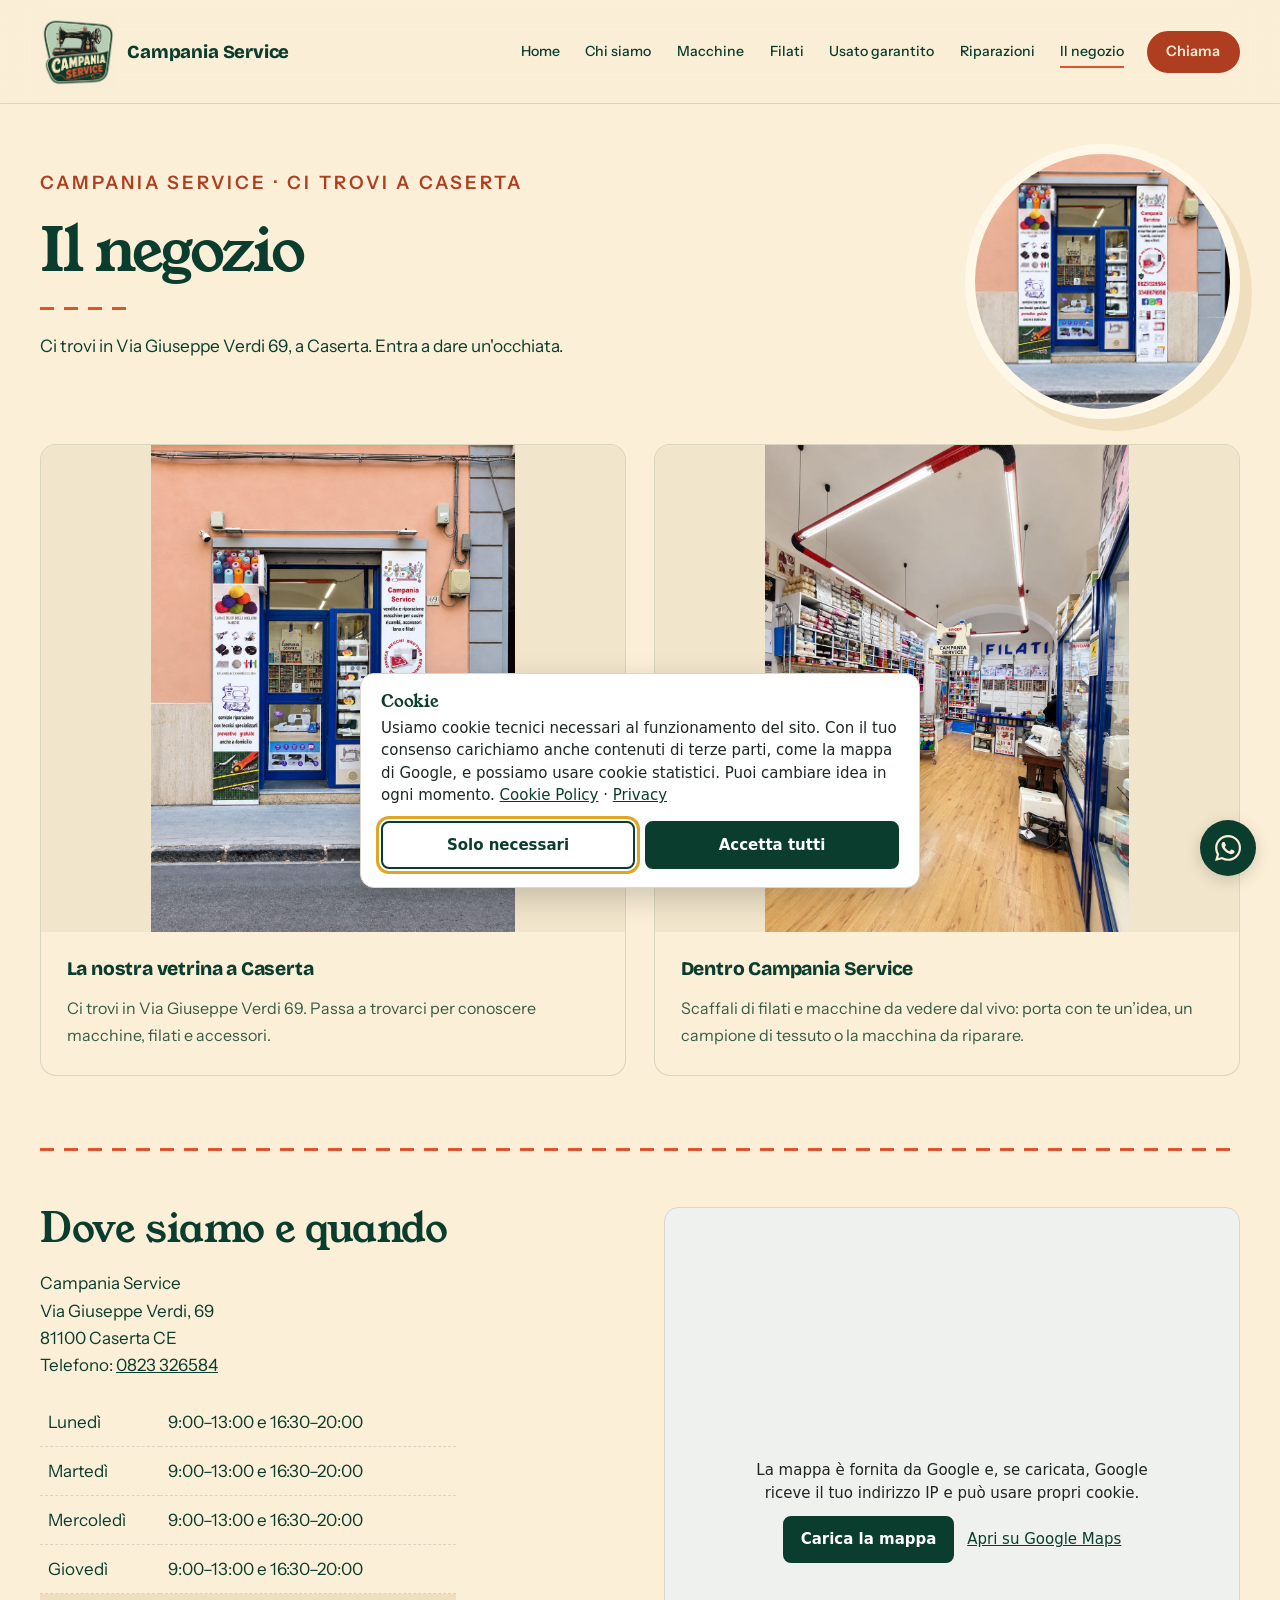
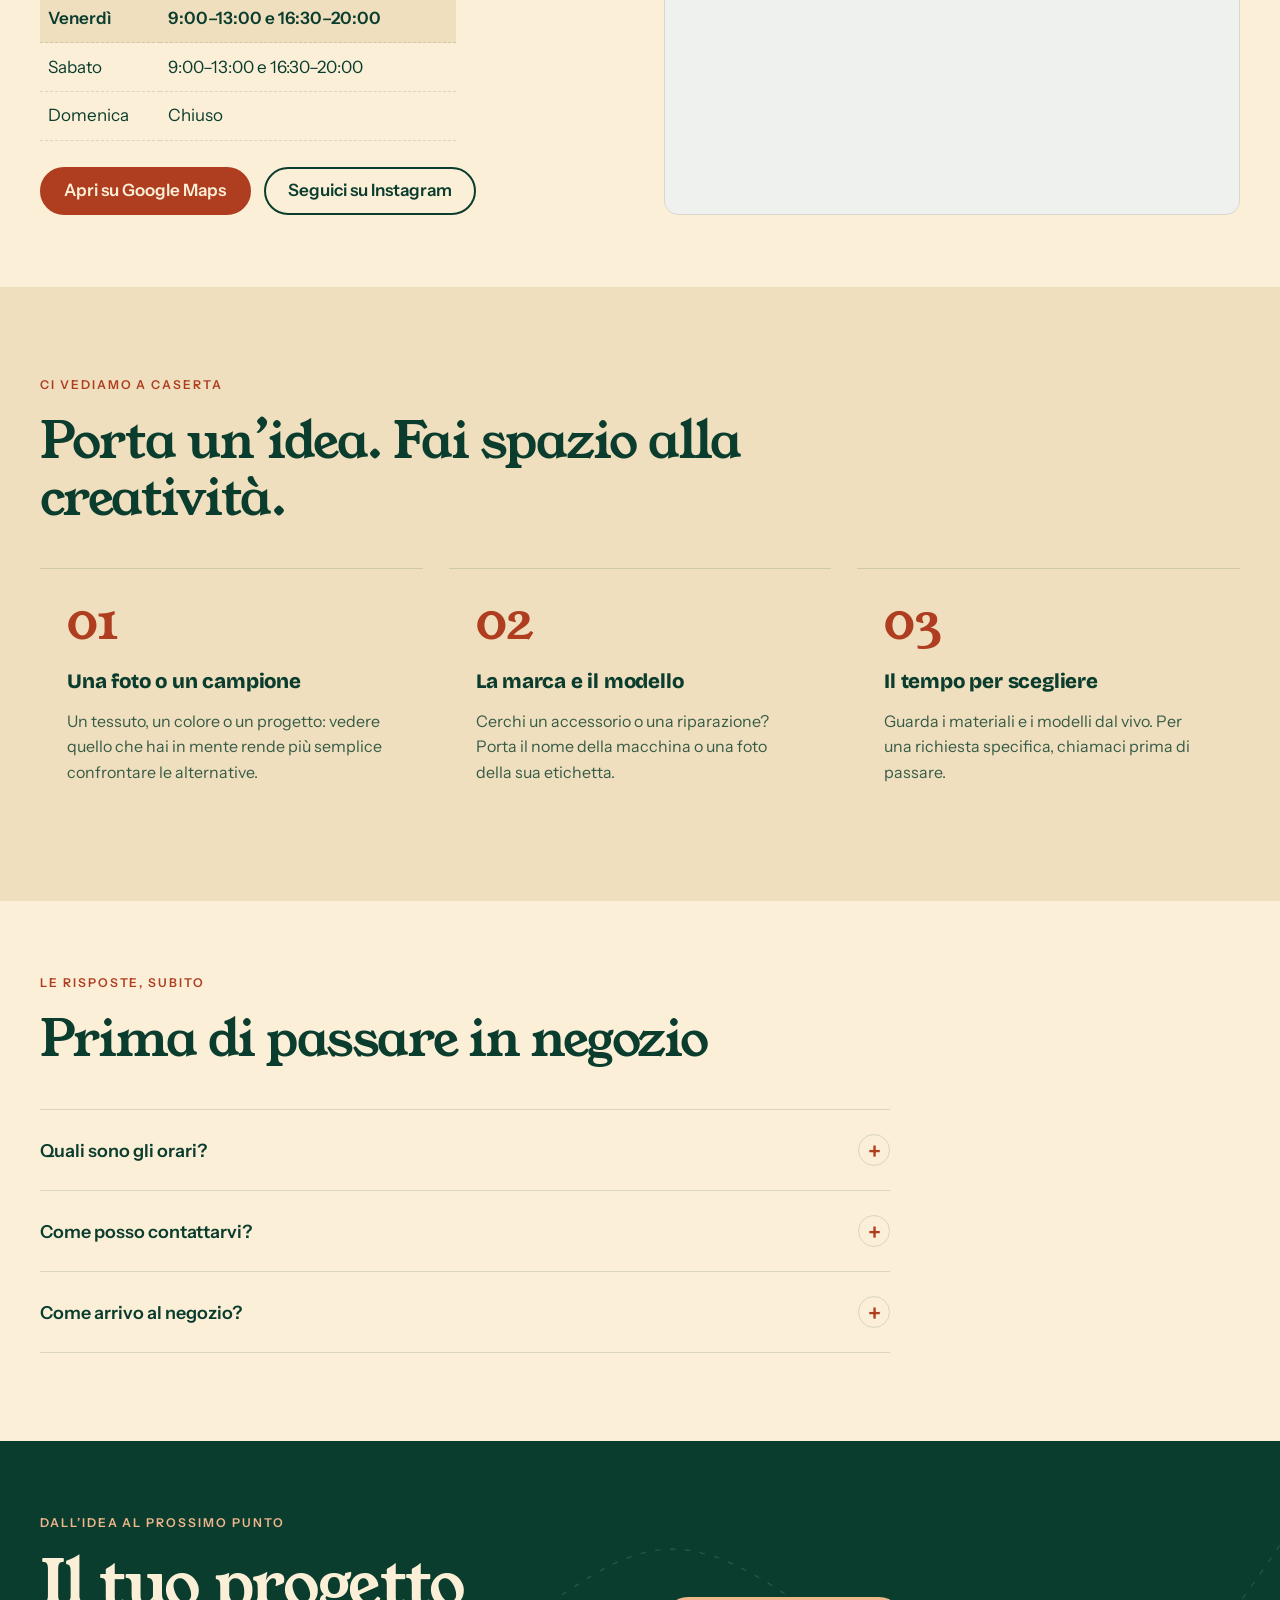
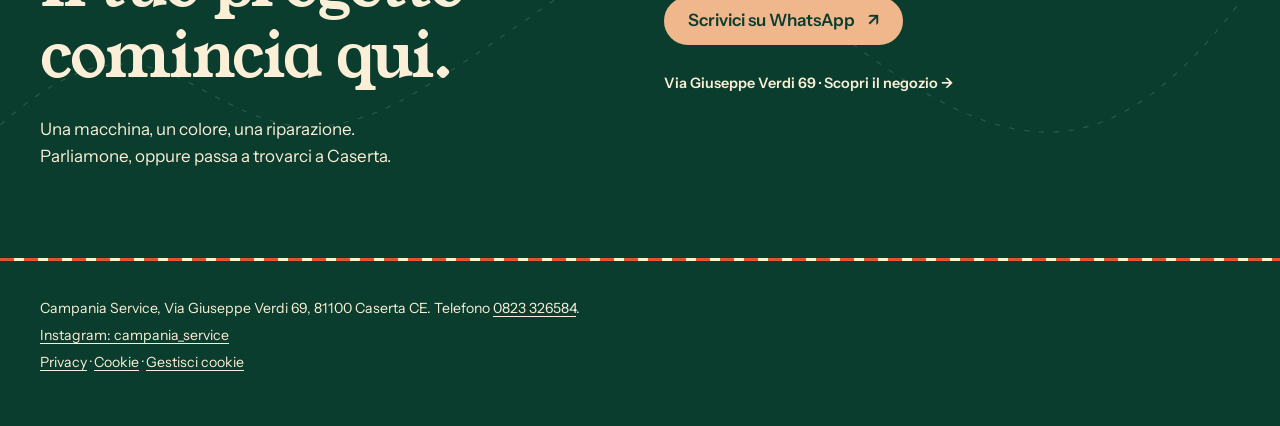
<file: il-negozio.html>
<!DOCTYPE html>

<html lang="it">
<head>
<meta charset="utf-8"/>
<meta content="width=device-width, initial-scale=1" name="viewport"/>
<title>Il negozio, orari e dove siamo | Campania Service Caserta</title>
<meta content="Campania Service, Via Giuseppe Verdi 69, Caserta. Orari di apertura, telefono 0823 326584, mappa e foto del negozio." name="description"/>
<meta content="#0B3D2F" name="theme-color"/>
<link href="images/favicon.png" rel="icon" type="image/png"/>
<link href="images/apple-touch-icon.png" rel="apple-touch-icon"/>
<link href="https://fonts.googleapis.com" rel="preconnect"/>
<link crossorigin="" href="https://fonts.gstatic.com" rel="preconnect"/>
<link href="https://fonts.googleapis.com/css2?family=Bricolage+Grotesque:opsz,wght@12..96,600;12..96,800&amp;family=Caveat:wght@600&amp;family=Instrument+Sans:wght@400;500;600&amp;family=Young+Serif&amp;display=swap" rel="stylesheet"/>

<link href="style.css?v=20261009-logo2" rel="stylesheet"/>
<link href="modern.css?v=20261009-green-1" rel="stylesheet"/>
</head>
<body>
<a class="skip" href="#contenuto">Vai al contenuto</a>
<header>
<div class="wrap bar">
<a aria-label="Campania Service — pagina iniziale" class="brand" href="index.html"><img alt="" class="brand-mark" height="1254" src="images/logo-campania-service.jpg" width="1254"/><span>Campania Service</span></a>
<nav aria-label="Menu principale"><a href="index.html">Home</a>
<a href="index.html#chi-siamo">Chi siamo</a>
<a href="macchine.html">Macchine</a>
<a href="filati.html">Filati</a>
<a href="usato-garantito.html">Usato garantito</a>
<a href="riparazioni.html">Riparazioni</a>
<a aria-current="page" href="il-negozio.html">Il negozio</a>
</nav>
<a class="btn primary" href="tel:+390823326584">Chiama</a>
</div>
<div class="reading-progress" aria-hidden="true"><span></span></div></header>
<main id="contenuto">
<section class="wrap page-title"><div class="page-portrait" aria-hidden="true"><img src="images/facciata.jpg" alt="" width="600" height="600" fetchpriority="high"/></div>
<p class="eyebrow">Campania Service · Ci trovi a Caserta</p><h1>Il negozio</h1>
<div aria-hidden="true" class="stitch draw"></div>
<p>Ci trovi in Via Giuseppe Verdi 69, a Caserta. Entra a dare un'occhiata.</p>
</section>
<section class="wrap gallery-sec">
<div class="gal catalog two">
<article class="product-card"><button aria-label="Ingrandisci la foto: La nostra vetrina a Caserta" class="frame" type="button"><img alt="Facciata del negozio Campania Service in Via Giuseppe Verdi 69, a Caserta" height="1400" loading="lazy" src="images/facciata.jpg" width="1050"/></button><div class="product-copy"><h2>La nostra vetrina a Caserta</h2><p>Ci trovi in Via Giuseppe Verdi 69. Passa a trovarci per conoscere macchine, filati e accessori.</p></div></article>
<article class="product-card"><button aria-label="Ingrandisci la foto: Dentro Campania Service" class="frame" type="button"><img alt="Interno del negozio: scaffali di lana e filati, macchine per cucire in vetrina" height="1400" loading="lazy" src="images/interno-1.jpg" width="1050"/></button><div class="product-copy"><h2>Dentro Campania Service</h2><p>Scaffali di filati e macchine da vedere dal vivo: porta con te un’idea, un campione di tessuto o la macchina da riparare.</p></div></article>
</div>
</section>
<div class="wrap"><div aria-hidden="true" class="stitch rs"></div></div>
<section class="wrap contact">
<div class="fx">
<h2 class="fx">Dove siamo e quando</h2>
<address>
        Campania Service<br/>
        Via Giuseppe Verdi, 69<br/>
        81100 Caserta CE<br/>
        Telefono: <a href="tel:+390823326584">0823 326584</a>
</address>
<table class="hours">
<caption class="sr">Orari di apertura</caption>
<tbody>
<tr data-day="1"><th scope="row">Lunedì</th><td>9:00–13:00 e 16:30–20:00</td></tr>
<tr data-day="2"><th scope="row">Martedì</th><td>9:00–13:00 e 16:30–20:00</td></tr>
<tr data-day="3"><th scope="row">Mercoledì</th><td>9:00–13:00 e 16:30–20:00</td></tr>
<tr data-day="4"><th scope="row">Giovedì</th><td>9:00–13:00 e 16:30–20:00</td></tr>
<tr data-day="5"><th scope="row">Venerdì</th><td>9:00–13:00 e 16:30–20:00</td></tr>
<tr data-day="6"><th scope="row">Sabato</th><td>9:00–13:00 e 16:30–20:00</td></tr>
<tr data-day="0"><th scope="row">Domenica</th><td>Chiuso</td></tr>
</tbody>
</table>
<div class="btns">
<a class="btn primary" href="https://www.google.com/maps/search/?api=1&amp;query=Campania%20Service%20Via%20Giuseppe%20Verdi%2069%2081100%20Caserta%20CE" rel="noopener" target="_blank">Apri su Google Maps</a>
<a class="btn" href="https://instagram.com/campania_service" rel="noopener" target="_blank">Seguici su Instagram</a>
</div>
</div>
<div class="map rv map-consent" data-src="https://www.google.com/maps?q=Via+Giuseppe+Verdi+69,+81100+Caserta+CE&amp;output=embed" data-title="Mappa: Campania Service, Via Giuseppe Verdi 69, Caserta"></div>
</section>
<section class="modern-section soft-section"><div class="wrap"><div class="section-heading reveal"><p class="eyebrow">Ci vediamo a Caserta</p><h2>Porta un’idea. Fai spazio alla creatività.</h2></div><div class="journey"><article class="journey-card reveal"><span class="step-number">01</span><h3>Una foto o un campione</h3><p>Un tessuto, un colore o un progetto: vedere quello che hai in mente rende più semplice confrontare le alternative.</p></article><article class="journey-card reveal"><span class="step-number">02</span><h3>La marca e il modello</h3><p>Cerchi un accessorio o una riparazione? Porta il nome della macchina o una foto della sua etichetta.</p></article><article class="journey-card reveal"><span class="step-number">03</span><h3>Il tempo per scegliere</h3><p>Guarda i materiali e i modelli dal vivo. Per una richiesta specifica, chiamaci prima di passare.</p></article></div></div></section><section class="modern-section faq-section"><div class="wrap"><div class="section-heading reveal"><p class="eyebrow">Le risposte, subito</p><h2>Prima di passare in negozio</h2></div><div class="faq-list"><details class="reveal"><summary>Quali sono gli orari?<span aria-hidden="true">+</span></summary><p>Dal lunedì al sabato: 9:00–13:00 e 16:30–20:00. Domenica: chiuso. Per festività o variazioni, chiamaci prima di passare.</p></details><details class="reveal"><summary>Come posso contattarvi?<span aria-hidden="true">+</span></summary><p>Telefono: 0823 326584. WhatsApp: +39 334 867 6958. Puoi anche seguirci su Instagram: campania_service.</p></details><details class="reveal"><summary>Come arrivo al negozio?<span aria-hidden="true">+</span></summary><p>L’indirizzo è Via Giuseppe Verdi 69, Caserta. Usa il pulsante “Apri su Google Maps” per le indicazioni dal tuo punto di partenza.</p></details></div></div></section><section class="project-cta"><div class="wrap"><div class="reveal"><p class="eyebrow">Dall’idea al prossimo punto</p><h2>Il tuo progetto<br>comincia qui.</h2><p>Una macchina, un colore, una riparazione.<br>Parliamone, oppure passa a trovarci a Caserta.</p></div><div class="cta-actions reveal"><a class="btn primary" href="https://wa.me/393348676958" target="_blank" rel="noopener noreferrer">Scrivici su WhatsApp <span aria-hidden="true">↗</span></a><a class="text-link" href="il-negozio.html">Via Giuseppe Verdi 69 · Scopri il negozio <span aria-hidden="true">→</span></a></div></div><svg class="cta-thread" viewBox="0 0 1200 380" fill="none" aria-hidden="true"><path d="M-20 280C180 80 190 350 390 230S600 30 780 170 1060 320 1220 60"/></svg></section></main>
<dialog aria-label="Foto ingrandita" id="lightbox">
<button class="x" type="button">Chiudi</button>
<img alt=""/>
</dialog>
<div aria-hidden="true" class="stitch"></div>
<footer>
<div class="wrap">
<p>Campania Service, Via Giuseppe Verdi 69, 81100 Caserta CE. Telefono <a href="tel:+390823326584">0823 326584</a>.</p>
<p><a href="https://instagram.com/campania_service" rel="noopener" target="_blank">Instagram: campania_service</a></p>
<p><a href="privacy.html">Privacy</a> · <a href="cookie.html">Cookie</a> · <a href="#" data-cookie-settings>Gestisci cookie</a></p>
</div>
</footer>
<script src="script.js?v=20261009-logo2"></script>

<a class="whatsapp-float" href="https://wa.me/393348676958" target="_blank" rel="noopener noreferrer" aria-label="Scrivici su WhatsApp al +39 334 867 6958" title="Scrivici su WhatsApp">
  <svg xmlns="http://www.w3.org/2000/svg" width="26" height="26" viewBox="0 0 24 24" aria-hidden="true" focusable="false">
    <path fill="currentColor" d="M20.52 3.48A11.88 11.88 0 0 0 12.04 0C5.46 0 .11 5.35.11 11.93c0 2.1.55 4.16 1.6 5.98L0 24l6.25-1.64a11.9 11.9 0 0 0 5.79 1.48h.01c6.58 0 11.94-5.35 11.94-11.93a11.85 11.85 0 0 0-3.47-8.43ZM12.04 21.82a9.9 9.9 0 0 1-5.04-1.38l-.36-.21-3.71.97.99-3.62-.24-.37a9.89 9.89 0 0 1-1.51-5.28c0-5.46 4.44-9.9 9.91-9.9a9.83 9.83 0 0 1 7 2.9 9.83 9.83 0 0 1 2.9 7c0 5.46-4.45 9.89-9.94 9.89Zm5.44-7.41c-.3-.15-1.76-.87-2.03-.97-.27-.1-.47-.15-.67.15-.2.3-.77.97-.94 1.17-.17.2-.35.22-.65.07-.3-.15-1.26-.46-2.4-1.48-.89-.79-1.48-1.76-1.66-2.06-.17-.3-.02-.46.13-.61.13-.13.3-.35.45-.52.15-.17.2-.3.3-.5.1-.2.05-.37-.02-.52-.08-.15-.67-1.61-.92-2.21-.24-.58-.49-.5-.67-.51h-.57c-.2 0-.52.07-.79.37-.27.3-1.04 1.02-1.04 2.49s1.07 2.89 1.21 3.09c.15.2 2.1 3.2 5.08 4.49.71.3 1.26.49 1.69.62.71.23 1.35.2 1.86.12.57-.08 1.76-.72 2.01-1.41.25-.7.25-1.29.17-1.41-.07-.13-.27-.2-.57-.35Z"/>
  </svg>
</a>
<script src="modern.js?v=20261009-green-1" defer></script>
<script src="cookie-banner.js" defer></script>
</body>
</html>
</file>
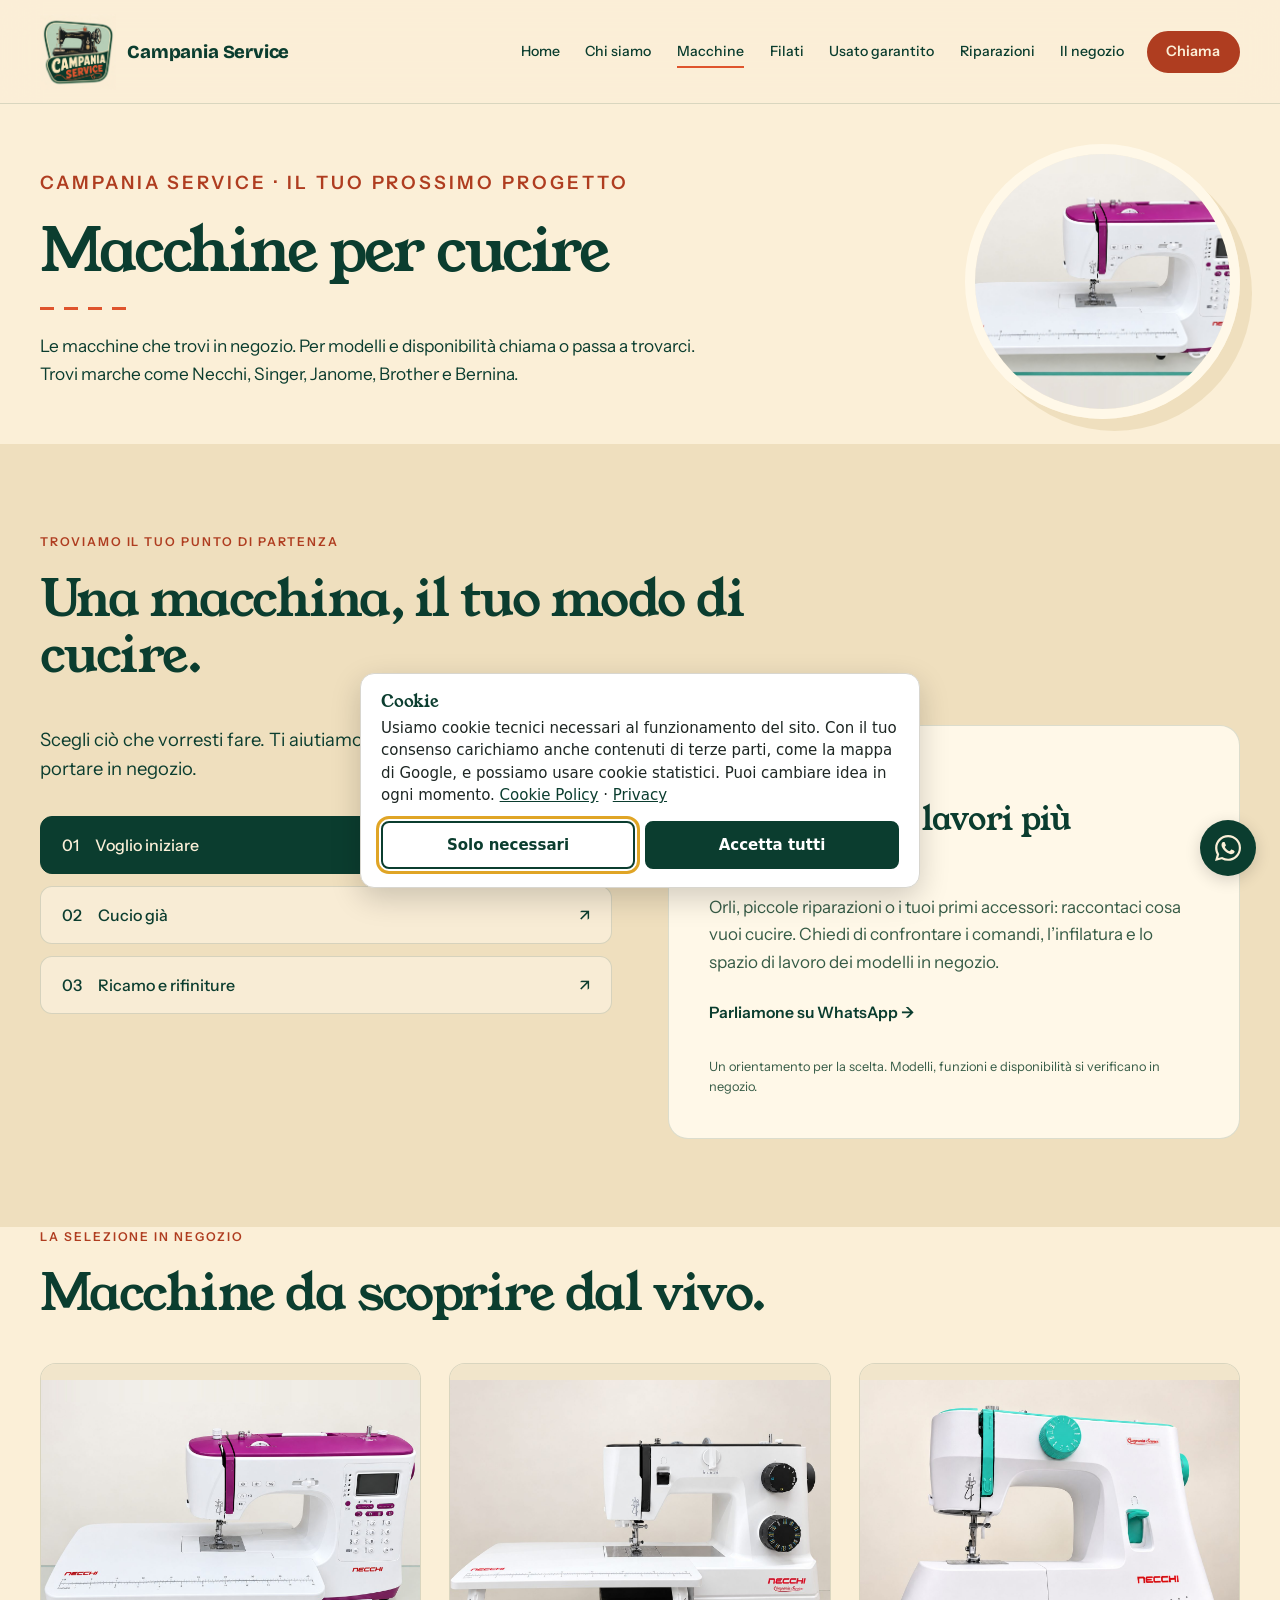
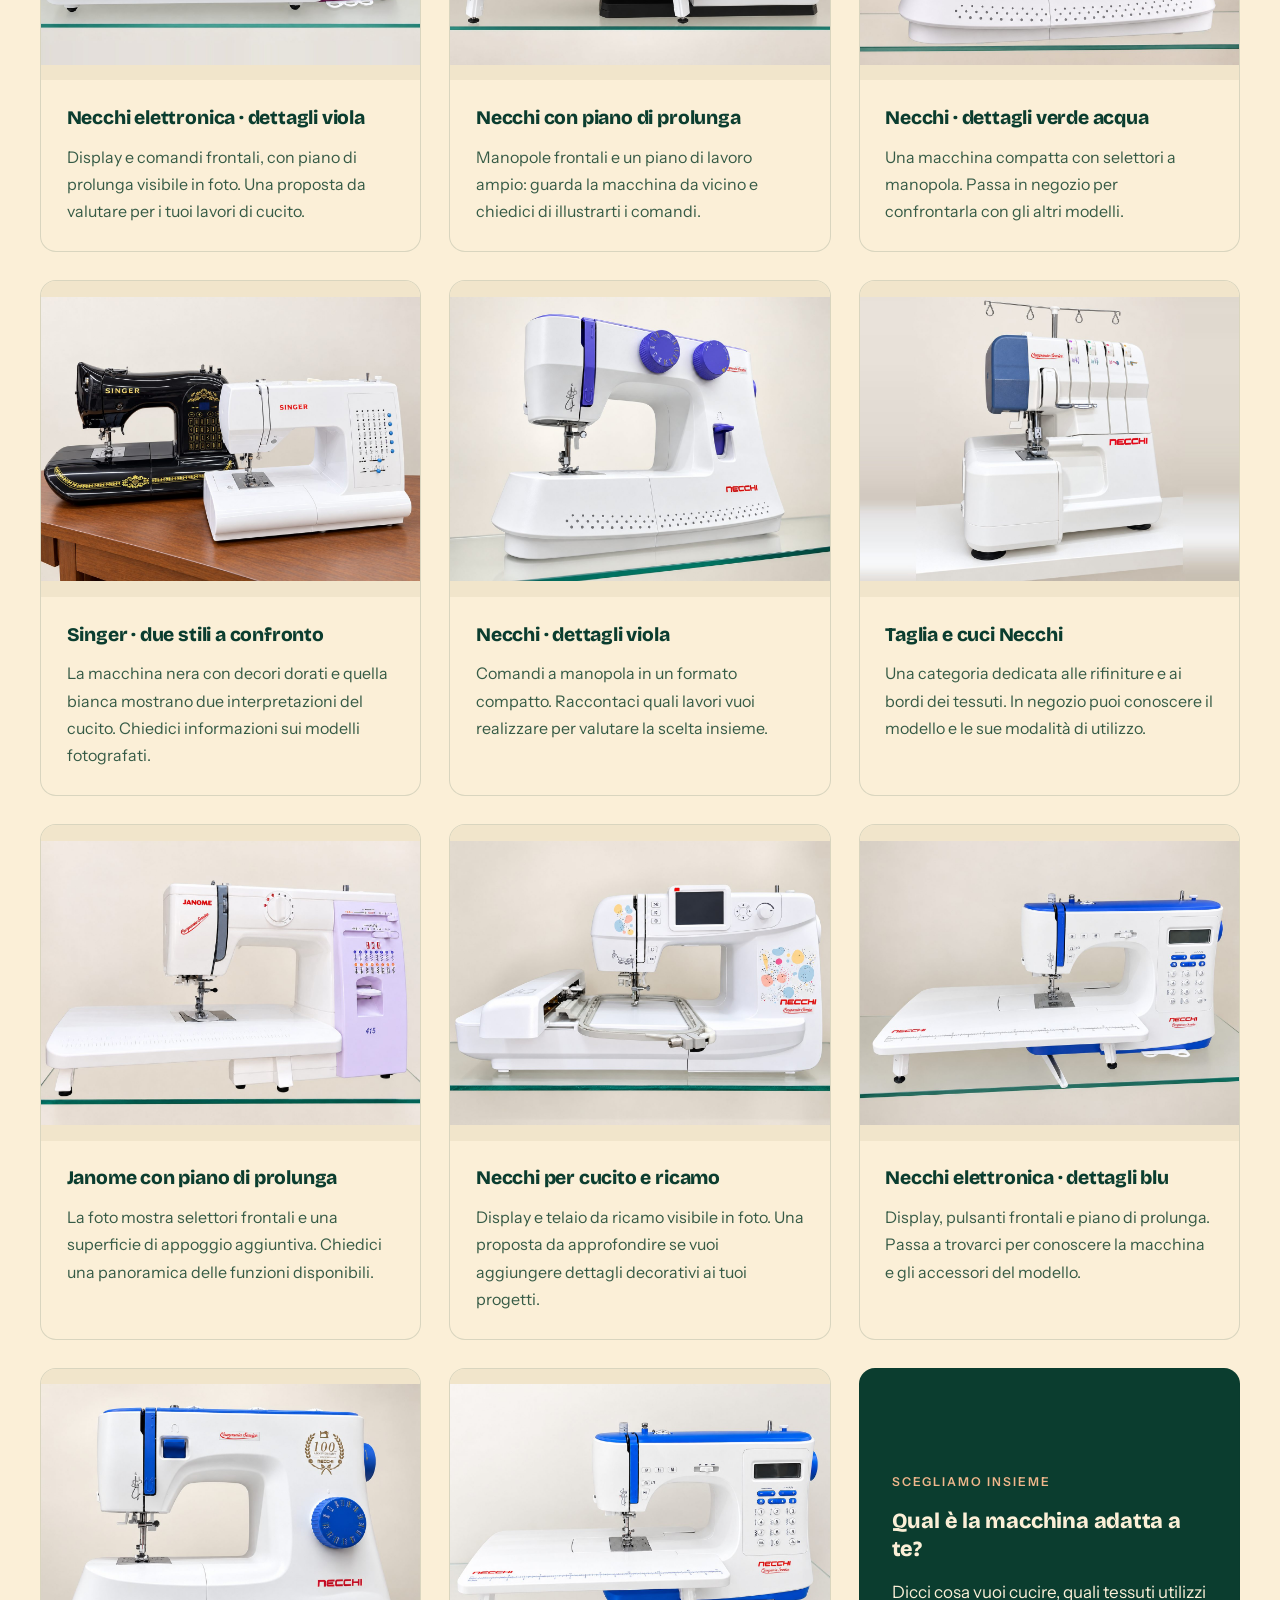
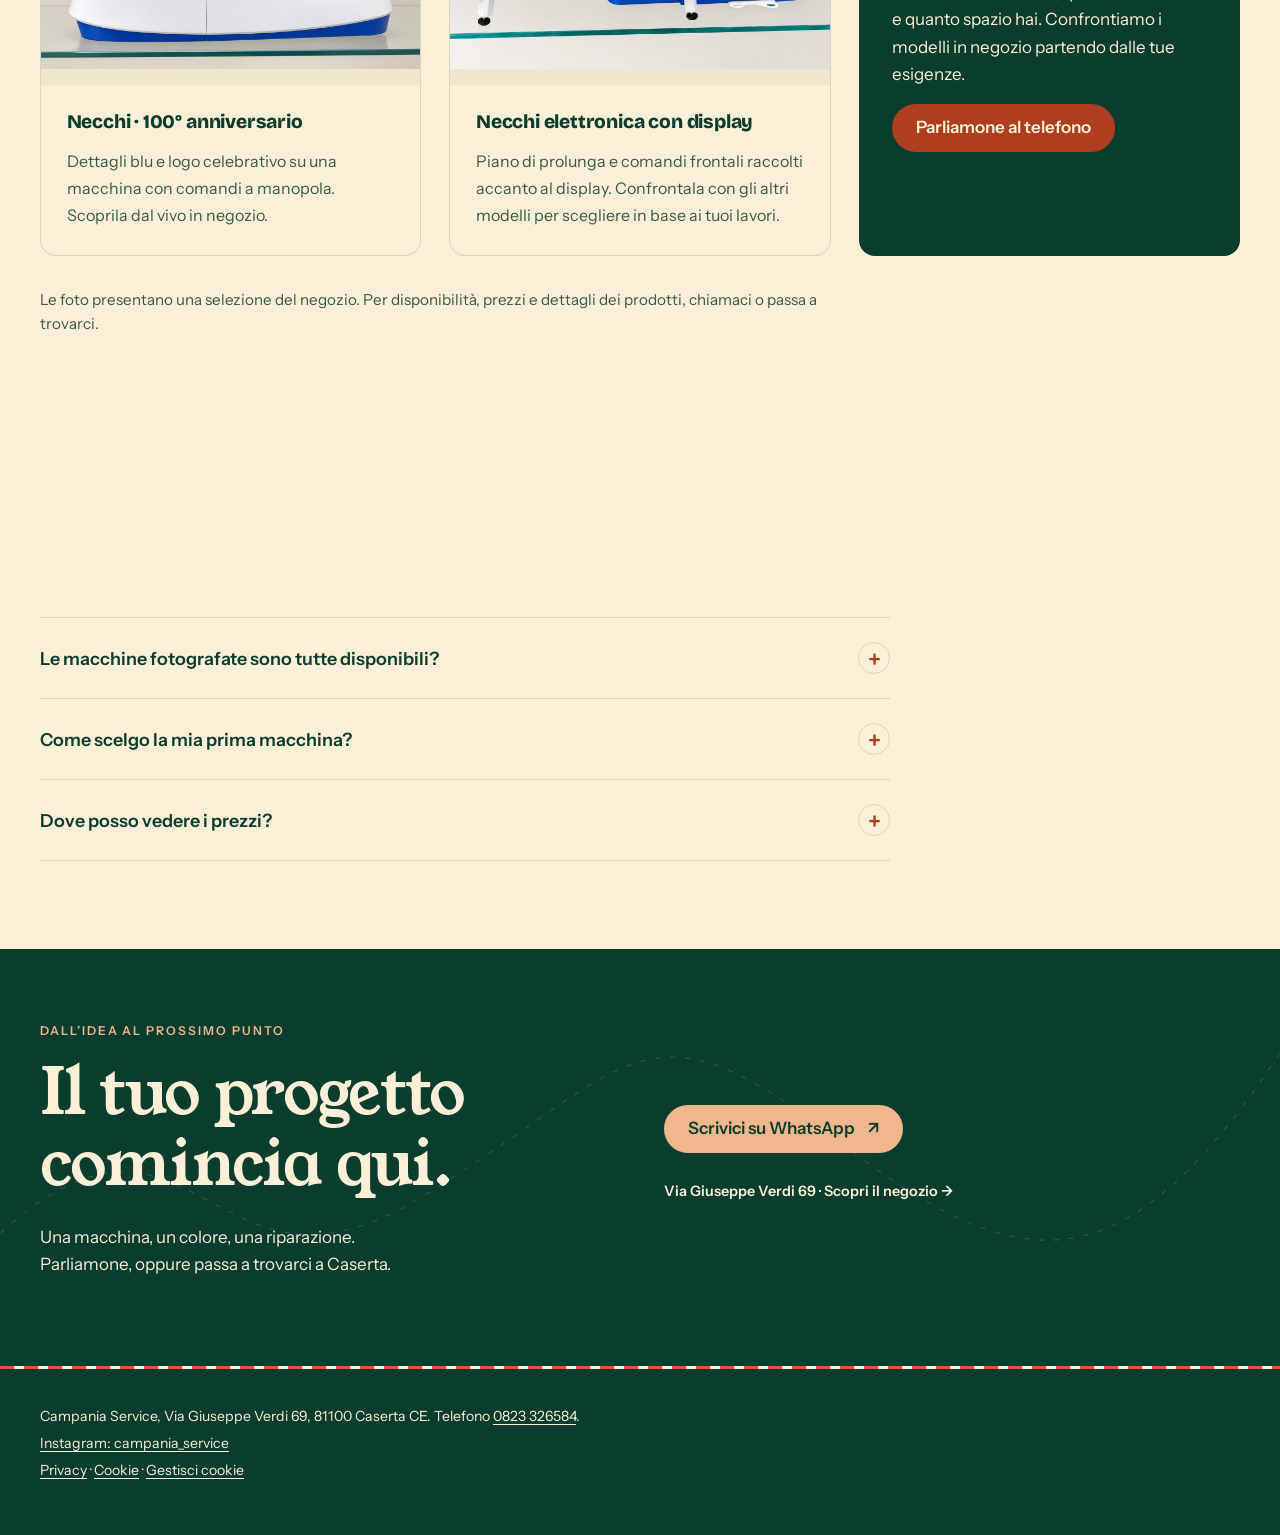
<file: macchine.html>
<!DOCTYPE html>

<html lang="it">
<head>
<meta charset="utf-8"/>
<meta content="width=device-width, initial-scale=1" name="viewport"/>
<title>Macchine per cucire | Campania Service Caserta</title>
<meta content="Le macchine per cucire in vendita da Campania Service a Caserta, in Via Giuseppe Verdi 69. Per modelli e disponibilità chiama lo 0823 326584." name="description"/>
<meta content="#0B3D2F" name="theme-color"/>
<link href="images/favicon.png" rel="icon" type="image/png"/>
<link href="images/apple-touch-icon.png" rel="apple-touch-icon"/>
<link href="https://fonts.googleapis.com" rel="preconnect"/>
<link crossorigin="" href="https://fonts.gstatic.com" rel="preconnect"/>
<link href="https://fonts.googleapis.com/css2?family=Bricolage+Grotesque:opsz,wght@12..96,600;12..96,800&amp;family=Caveat:wght@600&amp;family=Instrument+Sans:wght@400;500;600&amp;family=Young+Serif&amp;display=swap" rel="stylesheet"/>

<link href="style.css?v=20261009-logo2" rel="stylesheet"/>
<link href="modern.css?v=20261009-green-1" rel="stylesheet"/>
</head>
<body>
<a class="skip" href="#contenuto">Vai al contenuto</a>
<header>
<div class="wrap bar">
<a aria-label="Campania Service — pagina iniziale" class="brand" href="index.html"><img alt="" class="brand-mark" height="1254" src="images/logo-campania-service.jpg" width="1254"/><span>Campania Service</span></a>
<nav aria-label="Menu principale"><a href="index.html">Home</a>
<a href="index.html#chi-siamo">Chi siamo</a>
<a aria-current="page" href="macchine.html">Macchine</a>
<a href="filati.html">Filati</a>
<a href="usato-garantito.html">Usato garantito</a>
<a href="riparazioni.html">Riparazioni</a>
<a href="il-negozio.html">Il negozio</a>
</nav>
<a class="btn primary" href="tel:+390823326584">Chiama</a>
</div>
<div class="reading-progress" aria-hidden="true"><span></span></div></header>
<main id="contenuto">
<section class="wrap page-title"><div class="page-portrait" aria-hidden="true"><img src="images/macchine-1.jpg" alt="" width="600" height="600" fetchpriority="high"/></div>
<p class="eyebrow">Campania Service · Il tuo prossimo progetto</p><h1>Macchine per cucire</h1>
<div aria-hidden="true" class="stitch draw"></div>
<p>Le macchine che trovi in negozio. Per modelli e disponibilità chiama o passa a trovarci. Trovi marche come Necchi, Singer, Janome, Brother e Bernina.</p>
</section>
<section class="modern-section soft-section"><div class="wrap"><div class="section-heading reveal"><p class="eyebrow">Troviamo il tuo punto di partenza</p><h2>Una macchina, il tuo modo di cucire.</h2></div><div class="choice-layout"><div><p class="section-intro">Scegli ciò che vorresti fare. Ti aiutiamo a preparare le domande da portare in negozio.</p><div class="choice-buttons" role="group" aria-label="Il tuo progetto di cucito"><button type="button" class="choice-button" data-choice="iniziare" aria-pressed="true">01 <span>Voglio iniziare</span><span aria-hidden="true">↗</span></button><button type="button" class="choice-button" data-choice="creare" aria-pressed="false">02 <span>Cucio già</span><span aria-hidden="true">↗</span></button><button type="button" class="choice-button" data-choice="ricamare" aria-pressed="false">03 <span>Ricamo e rifiniture</span><span aria-hidden="true">↗</span></button></div></div><div class="choice-result reveal" aria-live="polite" aria-atomic="true"><p class="eyebrow" id="choice-kicker">Il primo passo</p><h3 id="choice-title">Partiamo dai lavori più semplici.</h3><p id="choice-text">Orli, piccole riparazioni o i tuoi primi accessori: raccontaci cosa vuoi cucire. Chiedi di confrontare i comandi, l’infilatura e lo spazio di lavoro dei modelli in negozio.</p><a class="text-link" id="choice-contact" href="https://wa.me/393348676958?text=Ciao%2C%20vorrei%20informazioni%20su%20una%20macchina%20per%20iniziare%20a%20cucire." target="_blank" rel="noopener noreferrer">Parliamone su WhatsApp →</a><p class="small-note">Un orientamento per la scelta. Modelli, funzioni e disponibilità si verificano in negozio.</p></div></div></div></section><section class="wrap gallery-sec catalog-with-heading"><div class="section-heading reveal"><p class="eyebrow">La selezione in negozio</p><h2>Macchine da scoprire dal vivo.</h2></div>
<div class="gal catalog">
<article class="product-card"><button aria-label="Ingrandisci la foto: Necchi elettronica · dettagli viola" class="frame" type="button"><img alt="Macchina per cucire Necchi viola con piano di prolunga" height="1050" loading="lazy" src="images/macchine-1.jpg" width="1400"/></button><div class="product-copy"><h2>Necchi elettronica · dettagli viola</h2><p>Display e comandi frontali, con piano di prolunga visibile in foto. Una proposta da valutare per i tuoi lavori di cucito.</p></div></article>
<article class="product-card"><button aria-label="Ingrandisci la foto: Necchi con piano di prolunga" class="frame" type="button"><img alt="Macchina per cucire Necchi bianca con prolunga e manopole nere" height="1050" loading="lazy" src="images/macchine-2.jpg" width="1400"/></button><div class="product-copy"><h2>Necchi con piano di prolunga</h2><p>Manopole frontali e un piano di lavoro ampio: guarda la macchina da vicino e chiedici di illustrarti i comandi.</p></div></article>
<article class="product-card"><button aria-label="Ingrandisci la foto: Necchi · dettagli verde acqua" class="frame" type="button"><img alt="Macchina per cucire Necchi bianca con dettagli verde acqua" height="1050" loading="lazy" src="images/macchine-3.jpg" width="1400"/></button><div class="product-copy"><h2>Necchi · dettagli verde acqua</h2><p>Una macchina compatta con selettori a manopola. Passa in negozio per confrontarla con gli altri modelli.</p></div></article>
<article class="product-card"><button aria-label="Ingrandisci la foto: Singer · due stili a confronto" class="frame" type="button"><img alt="Due macchine per cucire Singer, una nera con decori dorati e una bianca" height="1050" loading="lazy" src="images/macchine-4.jpg" width="1400"/></button><div class="product-copy"><h2>Singer · due stili a confronto</h2><p>La macchina nera con decori dorati e quella bianca mostrano due interpretazioni del cucito. Chiedici informazioni sui modelli fotografati.</p></div></article>
<article class="product-card"><button aria-label="Ingrandisci la foto: Necchi · dettagli viola" class="frame" type="button"><img alt="Macchina per cucire Necchi bianca con dettagli viola" height="1050" loading="lazy" src="images/macchine-5.jpg" width="1400"/></button><div class="product-copy"><h2>Necchi · dettagli viola</h2><p>Comandi a manopola in un formato compatto. Raccontaci quali lavori vuoi realizzare per valutare la scelta insieme.</p></div></article>
<article class="product-card"><button aria-label="Ingrandisci la foto: Taglia e cuci Necchi" class="frame" type="button"><img alt="Macchina taglia e cuci Necchi" height="1050" loading="lazy" src="images/macchine-6.jpg" width="1400"/></button><div class="product-copy"><h2>Taglia e cuci Necchi</h2><p>Una categoria dedicata alle rifiniture e ai bordi dei tessuti. In negozio puoi conoscere il modello e le sue modalità di utilizzo.</p></div></article>
<article class="product-card"><button aria-label="Ingrandisci la foto: Janome con piano di prolunga" class="frame" type="button"><img alt="Macchina per cucire Janome 415 con piano di prolunga" height="1050" loading="lazy" src="images/macchine-7.jpg" width="1400"/></button><div class="product-copy"><h2>Janome con piano di prolunga</h2><p>La foto mostra selettori frontali e una superficie di appoggio aggiuntiva. Chiedici una panoramica delle funzioni disponibili.</p></div></article>
<article class="product-card"><button aria-label="Ingrandisci la foto: Necchi per cucito e ricamo" class="frame" type="button"><img alt="Macchina per cucire e ricamare Necchi con telaio da ricamo" height="1050" loading="lazy" src="images/macchine-8.jpg" width="1400"/></button><div class="product-copy"><h2>Necchi per cucito e ricamo</h2><p>Display e telaio da ricamo visibile in foto. Una proposta da approfondire se vuoi aggiungere dettagli decorativi ai tuoi progetti.</p></div></article>
<article class="product-card"><button aria-label="Ingrandisci la foto: Necchi elettronica · dettagli blu" class="frame" type="button"><img alt="Macchina per cucire elettronica Necchi blu con prolunga" height="1050" loading="lazy" src="images/macchine-9.jpg" width="1400"/></button><div class="product-copy"><h2>Necchi elettronica · dettagli blu</h2><p>Display, pulsanti frontali e piano di prolunga. Passa a trovarci per conoscere la macchina e gli accessori del modello.</p></div></article>
<article class="product-card"><button aria-label="Ingrandisci la foto: Necchi · 100° anniversario" class="frame" type="button"><img alt="Macchina per cucire Necchi blu, edizione 100 anniversario" height="1050" loading="lazy" src="images/macchine-10.jpg" width="1400"/></button><div class="product-copy"><h2>Necchi · 100° anniversario</h2><p>Dettagli blu e logo celebrativo su una macchina con comandi a manopola. Scoprila dal vivo in negozio.</p></div></article>
<article class="product-card"><button aria-label="Ingrandisci la foto: Necchi elettronica con display" class="frame" type="button"><img alt="Macchina per cucire elettronica Necchi blu con display e prolunga" height="1050" loading="lazy" src="images/macchine-11.jpg" width="1400"/></button><div class="product-copy"><h2>Necchi elettronica con display</h2><p>Piano di prolunga e comandi frontali raccolti accanto al display. Confrontala con gli altri modelli per scegliere in base ai tuoi lavori.</p></div></article>
<article class="product-card advice-card"><p class="eyebrow">Scegliamo insieme</p><h2>Qual è la macchina adatta a te?</h2><p>Dicci cosa vuoi cucire, quali tessuti utilizzi e quanto spazio hai. Confrontiamo i modelli in negozio partendo dalle tue esigenze.</p><a class="btn primary" href="tel:+390823326584">Parliamone al telefono</a></article></div><p class="catalog-note">Le foto presentano una selezione del negozio. Per disponibilità, prezzi e dettagli dei prodotti, chiamaci o passa a trovarci.</p>
</section>

<section class="modern-section faq-section"><div class="wrap"><div class="section-heading reveal"><p class="eyebrow">Le risposte, subito</p><h2>Prima di passare in negozio</h2></div><div class="faq-list"><details class="reveal"><summary>Le macchine fotografate sono tutte disponibili?<span aria-hidden="true">+</span></summary><p>Le foto mostrano una selezione del negozio. Chiamaci per verificare disponibilità, prezzo e dettagli del modello che ti interessa.</p></details><details class="reveal"><summary>Come scelgo la mia prima macchina?<span aria-hidden="true">+</span></summary><p>Raccontaci cosa vuoi cucire, su quali tessuti e quanto spazio hai. Sono informazioni utili per confrontare i modelli in negozio.</p></details><details class="reveal"><summary>Dove posso vedere i prezzi?<span aria-hidden="true">+</span></summary><p>Per i prezzi aggiornati e gli accessori inclusi nel singolo modello, chiamaci o passa in negozio.</p></details></div></div></section><section class="project-cta"><div class="wrap"><div class="reveal"><p class="eyebrow">Dall’idea al prossimo punto</p><h2>Il tuo progetto<br>comincia qui.</h2><p>Una macchina, un colore, una riparazione.<br>Parliamone, oppure passa a trovarci a Caserta.</p></div><div class="cta-actions reveal"><a class="btn primary" href="https://wa.me/393348676958" target="_blank" rel="noopener noreferrer">Scrivici su WhatsApp <span aria-hidden="true">↗</span></a><a class="text-link" href="il-negozio.html">Via Giuseppe Verdi 69 · Scopri il negozio <span aria-hidden="true">→</span></a></div></div><svg class="cta-thread" viewBox="0 0 1200 380" fill="none" aria-hidden="true"><path d="M-20 280C180 80 190 350 390 230S600 30 780 170 1060 320 1220 60"/></svg></section></main>
<dialog aria-label="Foto ingrandita" id="lightbox">
<button class="x" type="button">Chiudi</button>
<img alt=""/>
</dialog>
<div aria-hidden="true" class="stitch"></div>
<footer>
<div class="wrap">
<p>Campania Service, Via Giuseppe Verdi 69, 81100 Caserta CE. Telefono <a href="tel:+390823326584">0823 326584</a>.</p>
<p><a href="https://instagram.com/campania_service" rel="noopener" target="_blank">Instagram: campania_service</a></p>
<p><a href="privacy.html">Privacy</a> · <a href="cookie.html">Cookie</a> · <a href="#" data-cookie-settings>Gestisci cookie</a></p>
</div>
</footer>
<script src="script.js?v=20261009-logo2"></script>

<a class="whatsapp-float" href="https://wa.me/393348676958" target="_blank" rel="noopener noreferrer" aria-label="Scrivici su WhatsApp al +39 334 867 6958" title="Scrivici su WhatsApp">
  <svg xmlns="http://www.w3.org/2000/svg" width="26" height="26" viewBox="0 0 24 24" aria-hidden="true" focusable="false">
    <path fill="currentColor" d="M20.52 3.48A11.88 11.88 0 0 0 12.04 0C5.46 0 .11 5.35.11 11.93c0 2.1.55 4.16 1.6 5.98L0 24l6.25-1.64a11.9 11.9 0 0 0 5.79 1.48h.01c6.58 0 11.94-5.35 11.94-11.93a11.85 11.85 0 0 0-3.47-8.43ZM12.04 21.82a9.9 9.9 0 0 1-5.04-1.38l-.36-.21-3.71.97.99-3.62-.24-.37a9.89 9.89 0 0 1-1.51-5.28c0-5.46 4.44-9.9 9.91-9.9a9.83 9.83 0 0 1 7 2.9 9.83 9.83 0 0 1 2.9 7c0 5.46-4.45 9.89-9.94 9.89Zm5.44-7.41c-.3-.15-1.76-.87-2.03-.97-.27-.1-.47-.15-.67.15-.2.3-.77.97-.94 1.17-.17.2-.35.22-.65.07-.3-.15-1.26-.46-2.4-1.48-.89-.79-1.48-1.76-1.66-2.06-.17-.3-.02-.46.13-.61.13-.13.3-.35.45-.52.15-.17.2-.3.3-.5.1-.2.05-.37-.02-.52-.08-.15-.67-1.61-.92-2.21-.24-.58-.49-.5-.67-.51h-.57c-.2 0-.52.07-.79.37-.27.3-1.04 1.02-1.04 2.49s1.07 2.89 1.21 3.09c.15.2 2.1 3.2 5.08 4.49.71.3 1.26.49 1.69.62.71.23 1.35.2 1.86.12.57-.08 1.76-.72 2.01-1.41.25-.7.25-1.29.17-1.41-.07-.13-.27-.2-.57-.35Z"/>
  </svg>
</a>
<script src="modern.js?v=20261009-green-1" defer></script>
<script src="cookie-banner.js" defer></script>
</body>
</html>
</file>
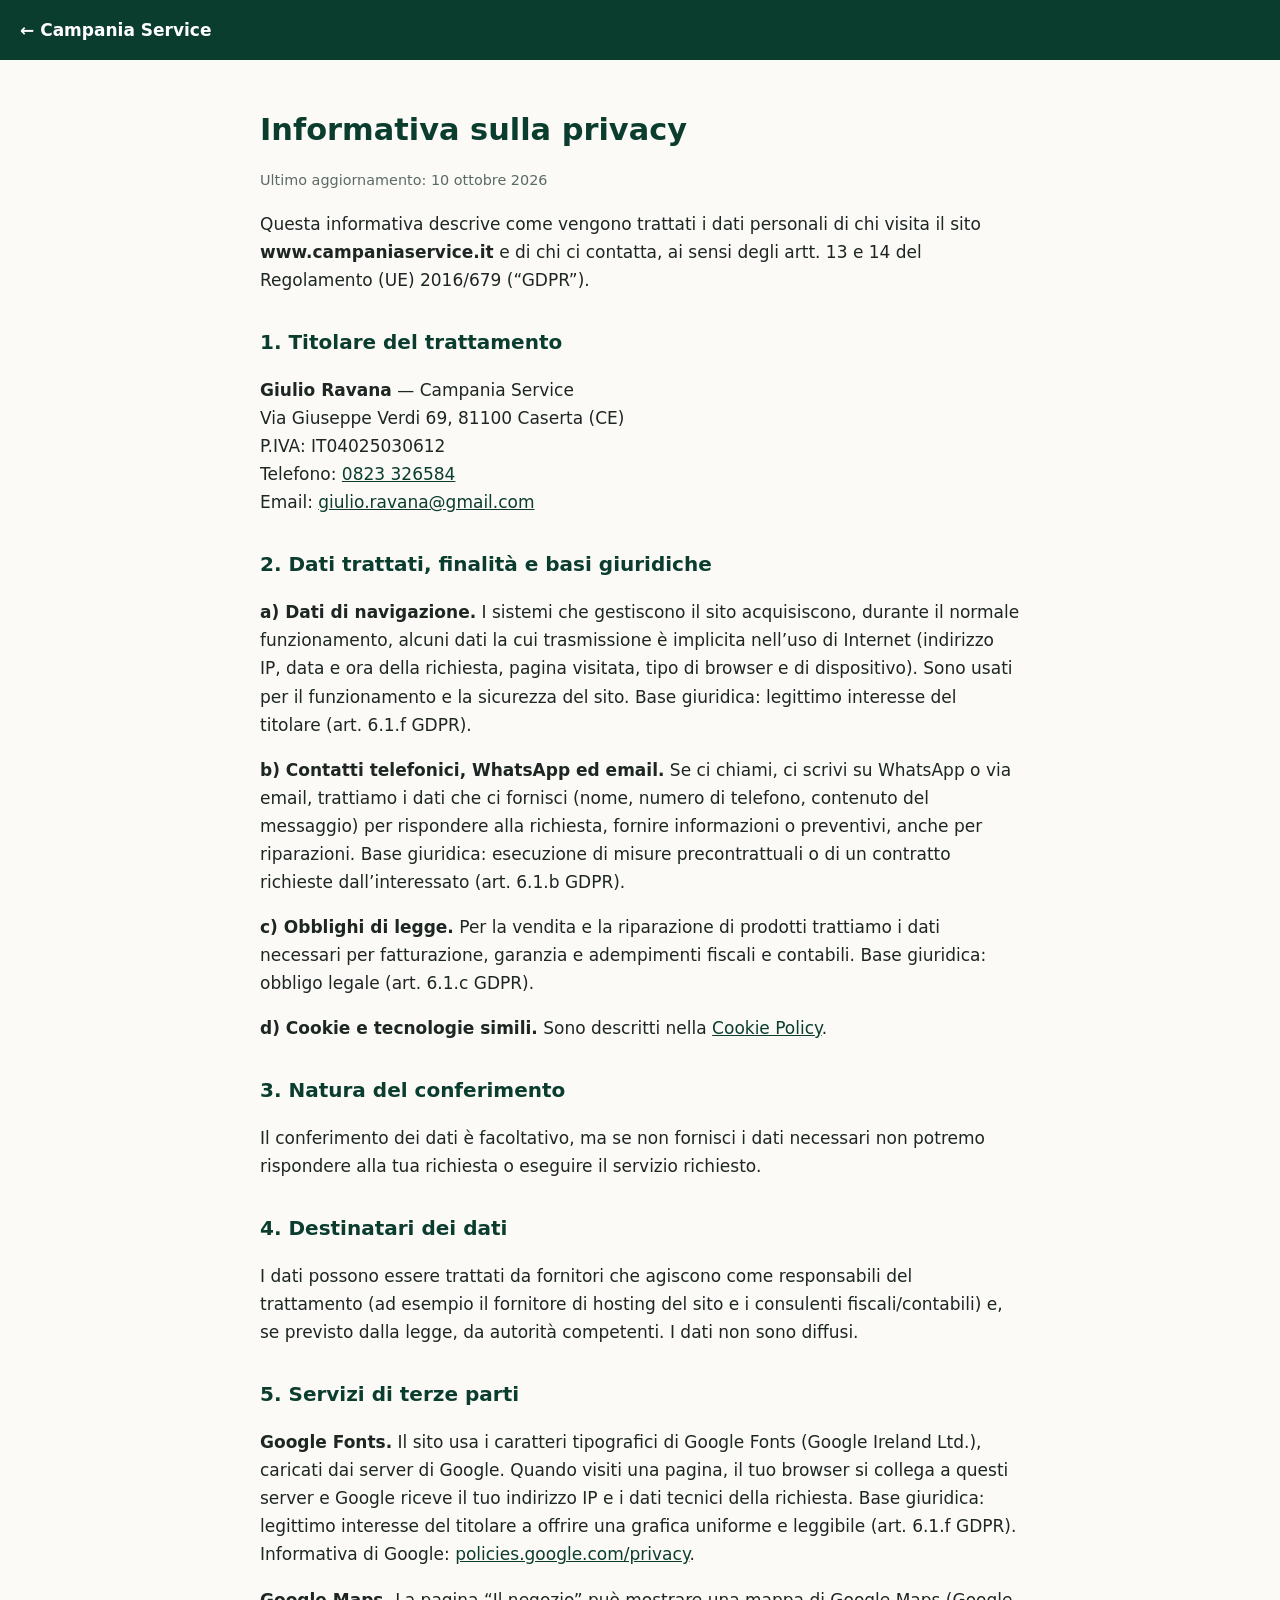
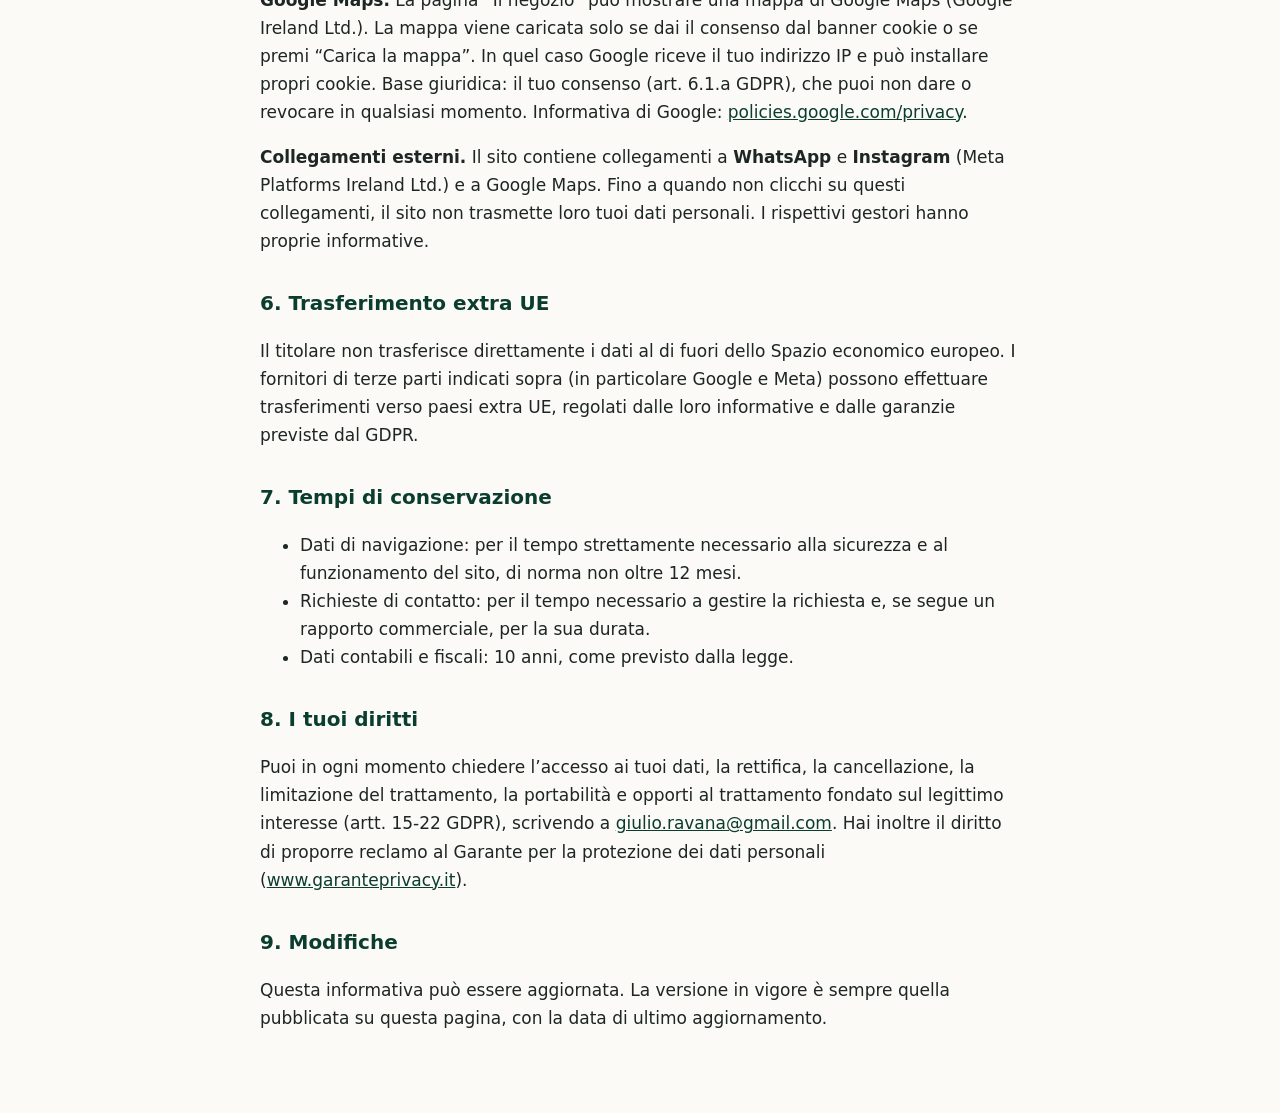
<file: privacy.html>
<!doctype html>
<html lang="it">
<head>
<meta charset="utf-8">
<meta name="viewport" content="width=device-width, initial-scale=1">
<title>Informativa sulla privacy | Campania Service</title>
<meta name="description" content="Informativa sul trattamento dei dati personali di Campania Service, Caserta.">
<meta name="robots" content="noindex, follow">
<style>
  :root { --verde:#0B3D2F; --testo:#1d2623; --sfondo:#fbfaf7; }
  body { margin:0; font:17px/1.65 system-ui,-apple-system,Segoe UI,Roboto,sans-serif; color:var(--testo); background:var(--sfondo); }
  header { background:var(--verde); padding:16px 20px; }
  header a { color:#fff; text-decoration:none; font-weight:600; }
  main { max-width:760px; margin:0 auto; padding:32px 20px 64px; }
  h1 { color:var(--verde); font-size:1.9rem; line-height:1.2; }
  h2 { color:var(--verde); font-size:1.25rem; margin-top:2rem; }
  a { color:var(--verde); }
  .agg { color:#5b6a65; font-size:.9rem; }
</style>
</head>
<body>
<header><a href="index.html">← Campania Service</a></header>
<main>
<h1>Informativa sulla privacy</h1>
<p class="agg">Ultimo aggiornamento: 10 ottobre 2026</p>

<p>Questa informativa descrive come vengono trattati i dati personali di chi visita il sito <strong>www.campaniaservice.it</strong> e di chi ci contatta, ai sensi degli artt. 13 e 14 del Regolamento (UE) 2016/679 (“GDPR”).</p>

<h2>1. Titolare del trattamento</h2>
<p>
<strong>Giulio Ravana</strong> — Campania Service<br>
Via Giuseppe Verdi 69, 81100 Caserta (CE)<br>
P.IVA: IT04025030612<br>
Telefono: <a href="tel:+390823326584">0823 326584</a><br>
Email: <a href="mailto:giulio.ravana@gmail.com">giulio.ravana@gmail.com</a>
</p>

<h2>2. Dati trattati, finalità e basi giuridiche</h2>
<p><strong>a) Dati di navigazione.</strong> I sistemi che gestiscono il sito acquisiscono, durante il normale funzionamento, alcuni dati la cui trasmissione è implicita nell’uso di Internet (indirizzo IP, data e ora della richiesta, pagina visitata, tipo di browser e di dispositivo). Sono usati per il funzionamento e la sicurezza del sito. Base giuridica: legittimo interesse del titolare (art. 6.1.f GDPR).</p>
<p><strong>b) Contatti telefonici, WhatsApp ed email.</strong> Se ci chiami, ci scrivi su WhatsApp o via email, trattiamo i dati che ci fornisci (nome, numero di telefono, contenuto del messaggio) per rispondere alla richiesta, fornire informazioni o preventivi, anche per riparazioni. Base giuridica: esecuzione di misure precontrattuali o di un contratto richieste dall’interessato (art. 6.1.b GDPR).</p>
<p><strong>c) Obblighi di legge.</strong> Per la vendita e la riparazione di prodotti trattiamo i dati necessari per fatturazione, garanzia e adempimenti fiscali e contabili. Base giuridica: obbligo legale (art. 6.1.c GDPR).</p>
<p><strong>d) Cookie e tecnologie simili.</strong> Sono descritti nella <a href="cookie.html">Cookie Policy</a>.</p>

<h2>3. Natura del conferimento</h2>
<p>Il conferimento dei dati è facoltativo, ma se non fornisci i dati necessari non potremo rispondere alla tua richiesta o eseguire il servizio richiesto.</p>

<h2>4. Destinatari dei dati</h2>
<p>I dati possono essere trattati da fornitori che agiscono come responsabili del trattamento (ad esempio il fornitore di hosting del sito e i consulenti fiscali/contabili) e, se previsto dalla legge, da autorità competenti. I dati non sono diffusi.</p>

<h2>5. Servizi di terze parti</h2>
<p><strong>Google Fonts.</strong> Il sito usa i caratteri tipografici di Google Fonts (Google Ireland Ltd.), caricati dai server di Google. Quando visiti una pagina, il tuo browser si collega a questi server e Google riceve il tuo indirizzo IP e i dati tecnici della richiesta. Base giuridica: legittimo interesse del titolare a offrire una grafica uniforme e leggibile (art. 6.1.f GDPR). Informativa di Google: <a href="https://policies.google.com/privacy?hl=it" target="_blank" rel="noopener">policies.google.com/privacy</a>.</p>
<p><strong>Google Maps.</strong> La pagina “Il negozio” può mostrare una mappa di Google Maps (Google Ireland Ltd.). La mappa viene caricata solo se dai il consenso dal banner cookie o se premi “Carica la mappa”. In quel caso Google riceve il tuo indirizzo IP e può installare propri cookie. Base giuridica: il tuo consenso (art. 6.1.a GDPR), che puoi non dare o revocare in qualsiasi momento. Informativa di Google: <a href="https://policies.google.com/privacy?hl=it" target="_blank" rel="noopener">policies.google.com/privacy</a>.</p>
<p><strong>Collegamenti esterni.</strong> Il sito contiene collegamenti a <strong>WhatsApp</strong> e <strong>Instagram</strong> (Meta Platforms Ireland Ltd.) e a Google Maps. Fino a quando non clicchi su questi collegamenti, il sito non trasmette loro tuoi dati personali. I rispettivi gestori hanno proprie informative.</p>

<h2>6. Trasferimento extra UE</h2>
<p>Il titolare non trasferisce direttamente i dati al di fuori dello Spazio economico europeo. I fornitori di terze parti indicati sopra (in particolare Google e Meta) possono effettuare trasferimenti verso paesi extra UE, regolati dalle loro informative e dalle garanzie previste dal GDPR.</p>

<h2>7. Tempi di conservazione</h2>
<ul>
<li>Dati di navigazione: per il tempo strettamente necessario alla sicurezza e al funzionamento del sito, di norma non oltre 12 mesi.</li>
<li>Richieste di contatto: per il tempo necessario a gestire la richiesta e, se segue un rapporto commerciale, per la sua durata.</li>
<li>Dati contabili e fiscali: 10 anni, come previsto dalla legge.</li>
</ul>

<h2>8. I tuoi diritti</h2>
<p>Puoi in ogni momento chiedere l’accesso ai tuoi dati, la rettifica, la cancellazione, la limitazione del trattamento, la portabilità e opporti al trattamento fondato sul legittimo interesse (artt. 15-22 GDPR), scrivendo a <a href="mailto:giulio.ravana@gmail.com">giulio.ravana@gmail.com</a>. Hai inoltre il diritto di proporre reclamo al Garante per la protezione dei dati personali (<a href="https://www.garanteprivacy.it" target="_blank" rel="noopener">www.garanteprivacy.it</a>).</p>

<h2>9. Modifiche</h2>
<p>Questa informativa può essere aggiornata. La versione in vigore è sempre quella pubblicata su questa pagina, con la data di ultimo aggiornamento.</p>
</main>
</body>
</html>
</file>
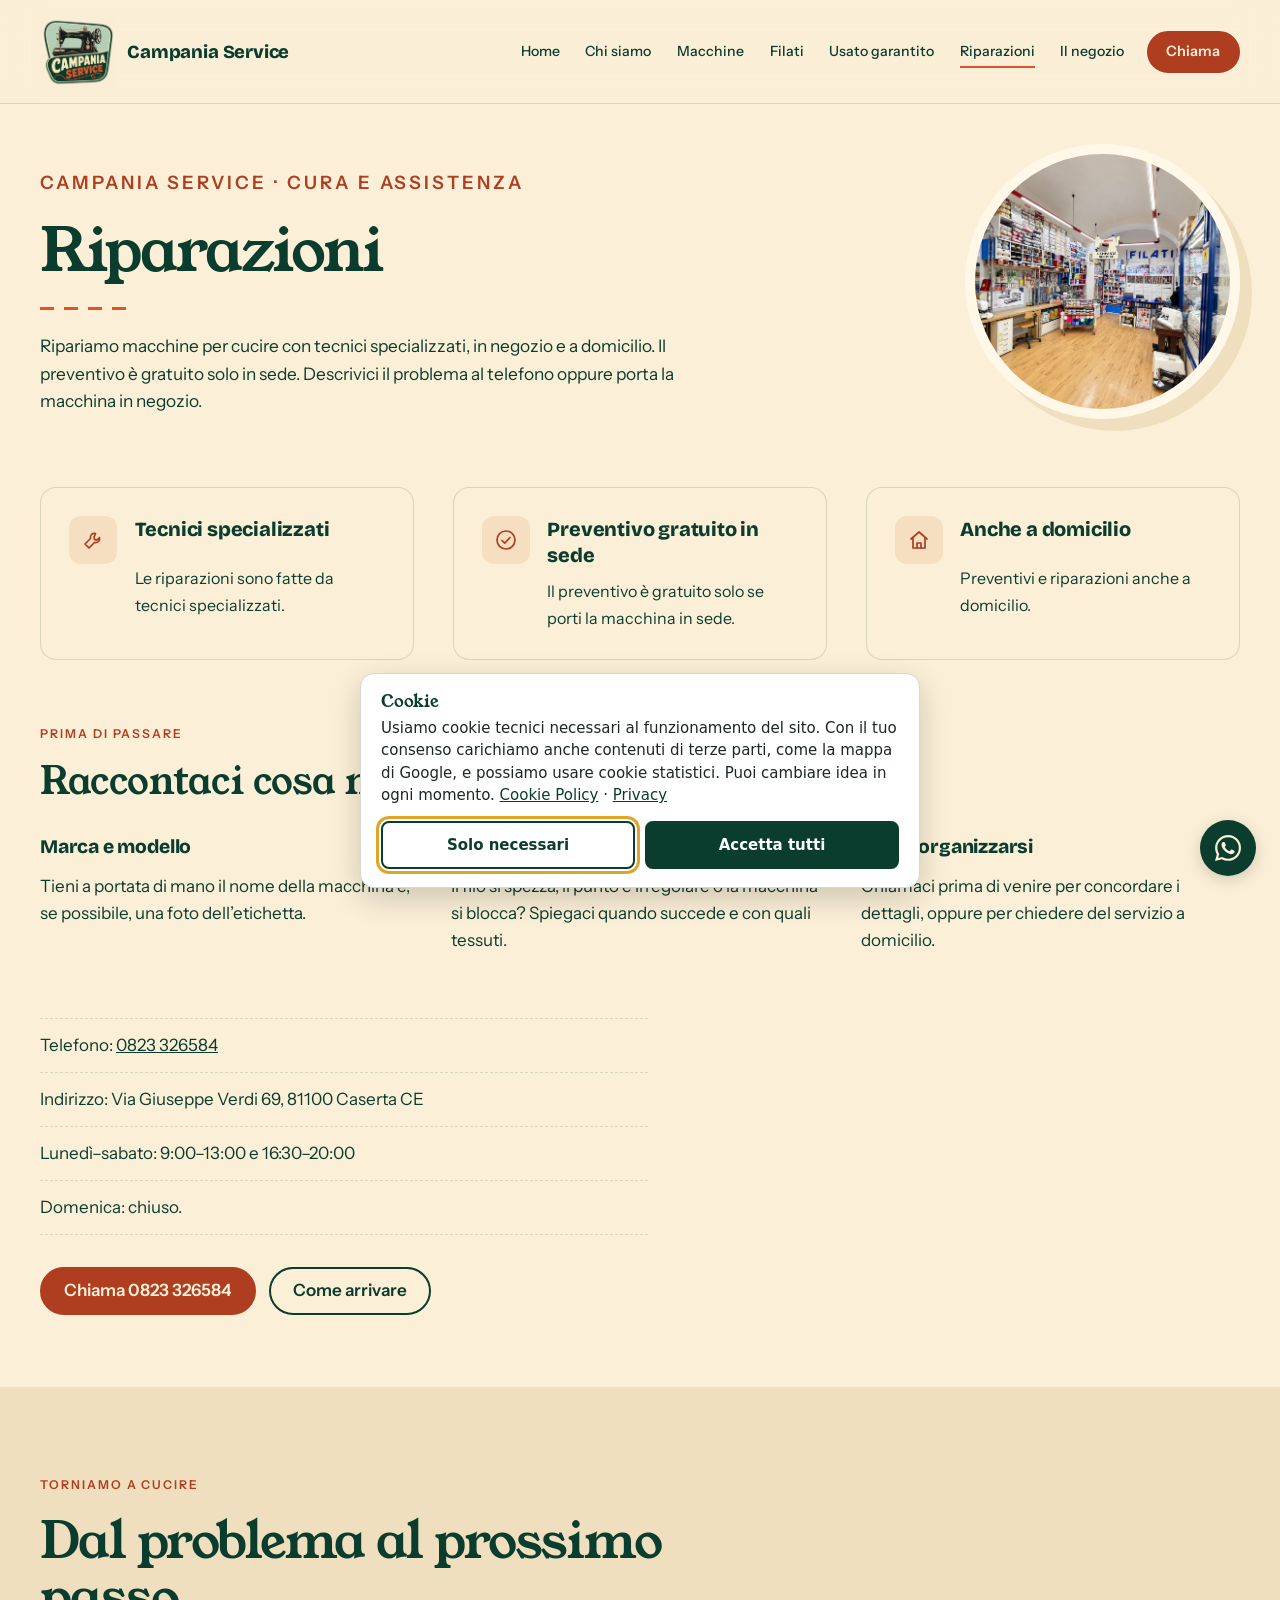
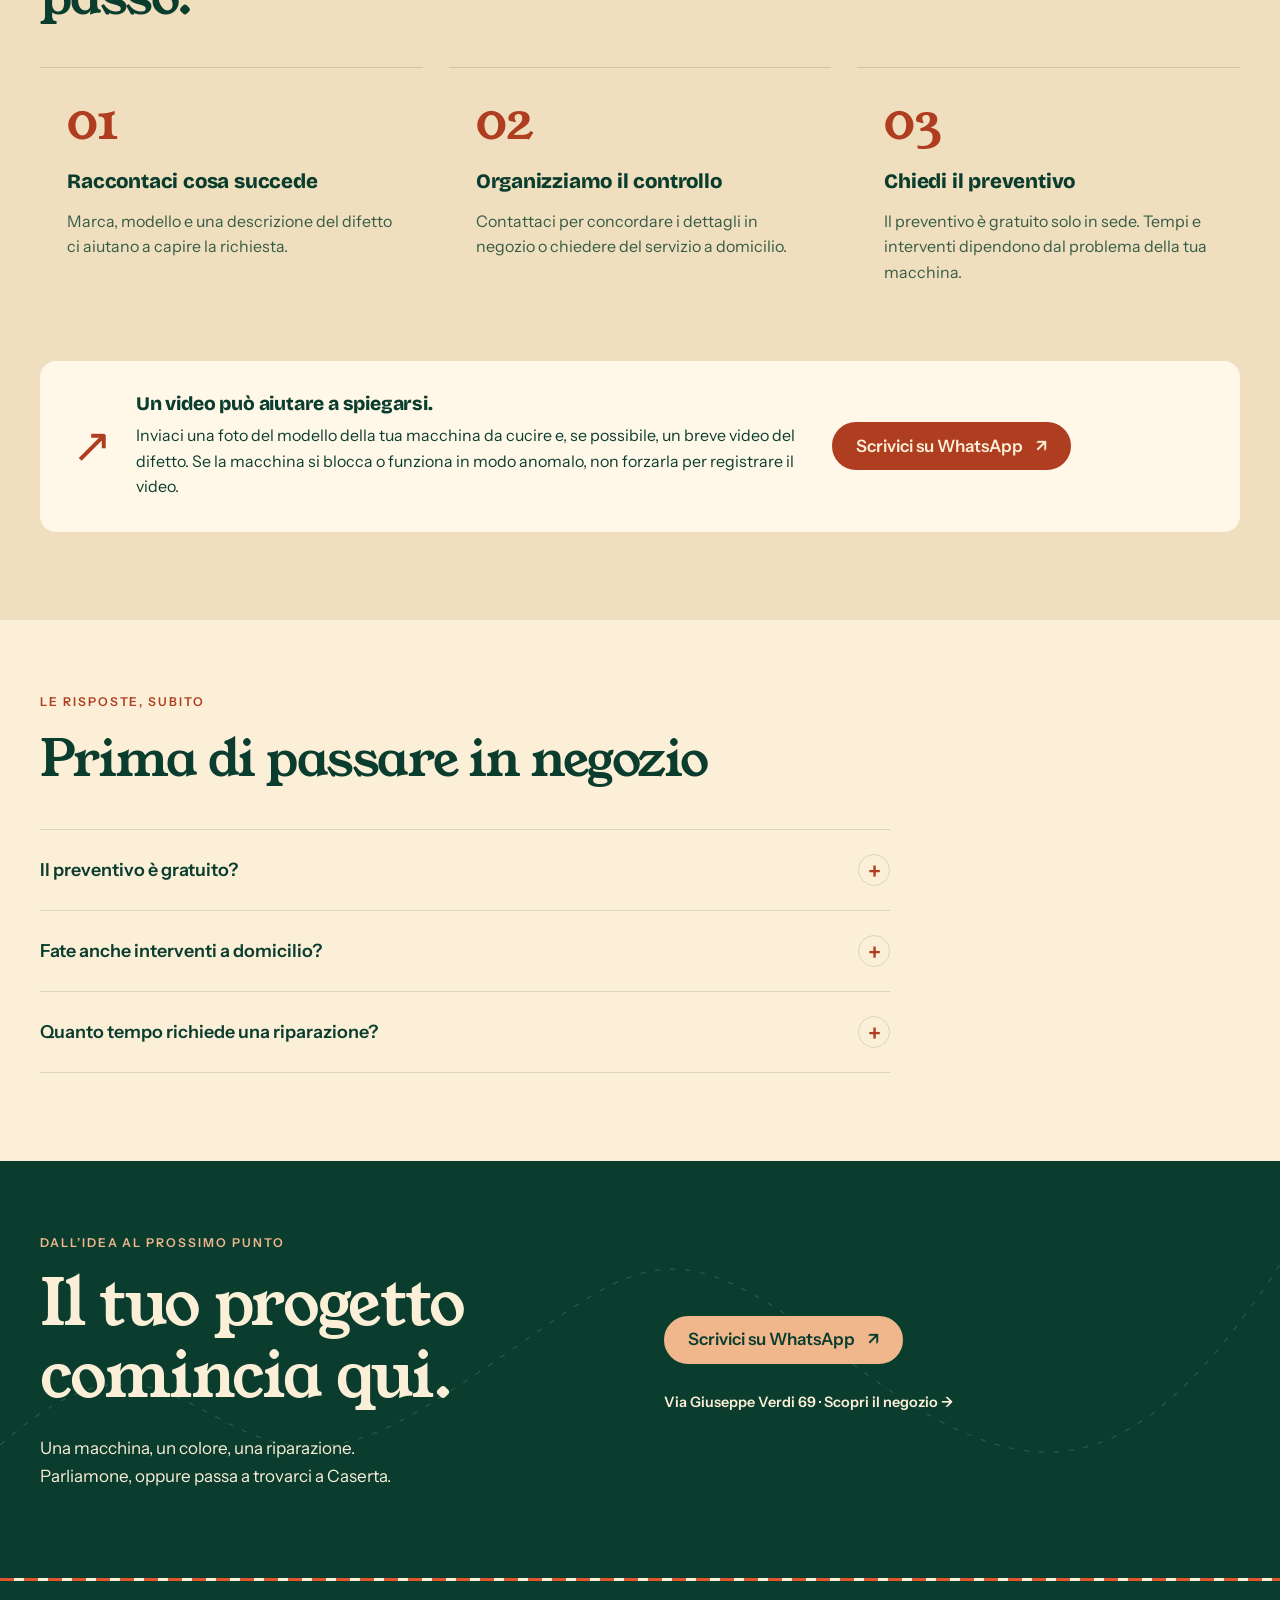
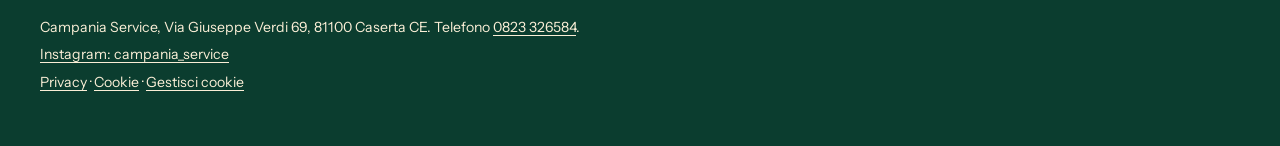
<file: riparazioni.html>
<!DOCTYPE html>

<html lang="it">
<head>
<meta charset="utf-8"/>
<meta content="width=device-width, initial-scale=1" name="viewport"/>
<title>Riparazioni macchine per cucire | Campania Service Caserta</title>
<meta content="Riparazione di macchine per cucire a Caserta da Campania Service, in Via Giuseppe Verdi 69. Chiama lo 0823 326584 o porta la macchina in negozio." name="description"/>
<meta content="#0B3D2F" name="theme-color"/>
<link href="images/favicon.png" rel="icon" type="image/png"/>
<link href="images/apple-touch-icon.png" rel="apple-touch-icon"/>
<link href="https://fonts.googleapis.com" rel="preconnect"/>
<link crossorigin="" href="https://fonts.gstatic.com" rel="preconnect"/>
<link href="https://fonts.googleapis.com/css2?family=Bricolage+Grotesque:opsz,wght@12..96,600;12..96,800&amp;family=Caveat:wght@600&amp;family=Instrument+Sans:wght@400;500;600&amp;family=Young+Serif&amp;display=swap" rel="stylesheet"/>

<link href="style.css?v=20261009-logo2" rel="stylesheet"/>
<link href="modern.css?v=20261009-green-1" rel="stylesheet"/>
</head>
<body>
<a class="skip" href="#contenuto">Vai al contenuto</a>
<header>
<div class="wrap bar">
<a aria-label="Campania Service — pagina iniziale" class="brand" href="index.html"><img alt="" class="brand-mark" height="1254" src="images/logo-campania-service.jpg" width="1254"/><span>Campania Service</span></a>
<nav aria-label="Menu principale"><a href="index.html">Home</a>
<a href="index.html#chi-siamo">Chi siamo</a>
<a href="macchine.html">Macchine</a>
<a href="filati.html">Filati</a>
<a href="usato-garantito.html">Usato garantito</a>
<a aria-current="page" href="riparazioni.html">Riparazioni</a>
<a href="il-negozio.html">Il negozio</a>
</nav>
<a class="btn primary" href="tel:+390823326584">Chiama</a>
</div>
<div class="reading-progress" aria-hidden="true"><span></span></div></header>
<main id="contenuto">
<section class="wrap page-title"><div class="page-portrait" aria-hidden="true"><img src="images/interno-1.jpg" alt="" width="600" height="600" fetchpriority="high"/></div>
<p class="eyebrow">Campania Service · Cura e assistenza</p><h1>Riparazioni</h1>
<div aria-hidden="true" class="stitch draw"></div>
<p>Ripariamo macchine per cucire con tecnici specializzati, in negozio e a domicilio. Il preventivo è gratuito solo in sede. Descrivici il problema al telefono oppure porta la macchina in negozio.</p>
</section>
<section class="why flat">
<div class="wrap">
<div class="why-grid three">
<article class="why-item fx">
<span class="ico"><svg aria-hidden="true" fill="none" height="24" stroke="currentColor" stroke-width="1.7" viewBox="0 0 24 24" width="24"><path d="M14.5 5.5a4 4 0 00-5 5L4 16l4 4 5.5-5.5a4 4 0 005-5l-2.6 2.6-2.4-.5-.5-2.4z"></path></svg></span>
<h3>Tecnici specializzati</h3>
<p>Le riparazioni sono fatte da tecnici specializzati.</p>
</article>
<article class="why-item fx">
<span class="ico"><svg aria-hidden="true" fill="none" height="24" stroke="currentColor" stroke-width="1.7" viewBox="0 0 24 24" width="24"><circle cx="12" cy="12" r="9"></circle><path d="M8 12.5l2.7 2.7L16 9.5"></path></svg></span>
<h3>Preventivo gratuito in sede</h3>
<p>Il preventivo è gratuito solo se porti la macchina in sede.</p>
</article>
<article class="why-item fx">
<span class="ico"><svg aria-hidden="true" fill="none" height="24" stroke="currentColor" stroke-width="1.7" viewBox="0 0 24 24" width="24"><path d="M4 11l8-7 8 7"></path><path d="M6 10v10h12V10"></path><path d="M10 20v-5h4v5"></path></svg></span>
<h3>Anche a domicilio</h3>
<p>Preventivi e riparazioni anche a domicilio.</p>
</article>
</div>
</div>
</section>
<section class="wrap help-section"><p class="eyebrow">Prima di passare</p><h2>Raccontaci cosa non funziona</h2><div class="help-grid"><article><h3>Marca e modello</h3><p>Tieni a portata di mano il nome della macchina e, se possibile, una foto dell’etichetta.</p></article><article><h3>Il problema</h3><p>Il filo si spezza, il punto è irregolare o la macchina si blocca? Spiegaci quando succede e con quali tessuti.</p></article><article><h3>Come organizzarsi</h3><p>Chiamaci prima di venire per concordare i dettagli, oppure per chiedere del servizio a domicilio.</p></article></div></section><section class="wrap text-sec">
<ul class="facts fx">
<li>Telefono: <a href="tel:+390823326584">0823 326584</a></li>
<li>Indirizzo: Via Giuseppe Verdi 69, 81100 Caserta CE</li>
<li>Lunedì–sabato: 9:00–13:00 e 16:30–20:00</li>
<li>Domenica: chiuso.</li>
</ul>
<div class="btns fx">
<a class="btn primary" href="tel:+390823326584">Chiama 0823 326584</a>
<a class="btn" href="https://www.google.com/maps/search/?api=1&amp;query=Campania%20Service%20Via%20Giuseppe%20Verdi%2069%2081100%20Caserta%20CE" rel="noopener" target="_blank">Come arrivare</a>
</div>
</section>
<section class="modern-section soft-section"><div class="wrap"><div class="section-heading reveal"><p class="eyebrow">Torniamo a cucire</p><h2>Dal problema al prossimo passo.</h2></div><div class="journey"><article class="journey-card reveal"><span class="step-number">01</span><h3>Raccontaci cosa succede</h3><p>Marca, modello e una descrizione del difetto ci aiutano a capire la richiesta.</p></article><article class="journey-card reveal"><span class="step-number">02</span><h3>Organizziamo il controllo</h3><p>Contattaci per concordare i dettagli in negozio o chiedere del servizio a domicilio.</p></article><article class="journey-card reveal"><span class="step-number">03</span><h3>Chiedi il preventivo</h3><p>Il preventivo è gratuito solo in sede. Tempi e interventi dipendono dal problema della tua macchina.</p></article></div><div class="service-note reveal"><span class="note-mark" aria-hidden="true">↗</span><div><h3>Un video può aiutare a spiegarsi.</h3><p>Inviaci una foto del modello della tua macchina da cucire e, se possibile, un breve video del difetto. Se la macchina si blocca o funziona in modo anomalo, non forzarla per registrare il video.</p></div><a class="btn primary" href="https://wa.me/393348676958" target="_blank" rel="noopener noreferrer">Scrivici su WhatsApp <span aria-hidden="true">↗</span></a></div></div></section><section class="modern-section faq-section"><div class="wrap"><div class="section-heading reveal"><p class="eyebrow">Le risposte, subito</p><h2>Prima di passare in negozio</h2></div><div class="faq-list"><details class="reveal"><summary>Il preventivo è gratuito?<span aria-hidden="true">+</span></summary><p>Il preventivo è gratuito solo in sede. Contattaci per organizzare il controllo della macchina.</p></details><details class="reveal"><summary>Fate anche interventi a domicilio?<span aria-hidden="true">+</span></summary><p>Sì, facciamo preventivi e riparazioni anche a domicilio. Ricorda che il preventivo è gratuito solo in sede. Chiamaci per concordare i dettagli.</p></details><details class="reveal"><summary>Quanto tempo richiede una riparazione?<span aria-hidden="true">+</span></summary><p>Dipende dal difetto, dall’intervento e dall’eventuale disponibilità dei ricambi. Contattaci per una valutazione del tuo caso.</p></details></div></div></section><section class="project-cta"><div class="wrap"><div class="reveal"><p class="eyebrow">Dall’idea al prossimo punto</p><h2>Il tuo progetto<br>comincia qui.</h2><p>Una macchina, un colore, una riparazione.<br>Parliamone, oppure passa a trovarci a Caserta.</p></div><div class="cta-actions reveal"><a class="btn primary" href="https://wa.me/393348676958" target="_blank" rel="noopener noreferrer">Scrivici su WhatsApp <span aria-hidden="true">↗</span></a><a class="text-link" href="il-negozio.html">Via Giuseppe Verdi 69 · Scopri il negozio <span aria-hidden="true">→</span></a></div></div><svg class="cta-thread" viewBox="0 0 1200 380" fill="none" aria-hidden="true"><path d="M-20 280C180 80 190 350 390 230S600 30 780 170 1060 320 1220 60"/></svg></section></main>
<div aria-hidden="true" class="stitch"></div>
<footer>
<div class="wrap">
<p>Campania Service, Via Giuseppe Verdi 69, 81100 Caserta CE. Telefono <a href="tel:+390823326584">0823 326584</a>.</p>
<p><a href="https://instagram.com/campania_service" rel="noopener" target="_blank">Instagram: campania_service</a></p>
<p><a href="privacy.html">Privacy</a> · <a href="cookie.html">Cookie</a> · <a href="#" data-cookie-settings>Gestisci cookie</a></p>
</div>
</footer>
<script src="script.js?v=20261009-logo2"></script>

<a class="whatsapp-float" href="https://wa.me/393348676958" target="_blank" rel="noopener noreferrer" aria-label="Scrivici su WhatsApp al +39 334 867 6958" title="Scrivici su WhatsApp">
  <svg xmlns="http://www.w3.org/2000/svg" width="26" height="26" viewBox="0 0 24 24" aria-hidden="true" focusable="false">
    <path fill="currentColor" d="M20.52 3.48A11.88 11.88 0 0 0 12.04 0C5.46 0 .11 5.35.11 11.93c0 2.1.55 4.16 1.6 5.98L0 24l6.25-1.64a11.9 11.9 0 0 0 5.79 1.48h.01c6.58 0 11.94-5.35 11.94-11.93a11.85 11.85 0 0 0-3.47-8.43ZM12.04 21.82a9.9 9.9 0 0 1-5.04-1.38l-.36-.21-3.71.97.99-3.62-.24-.37a9.89 9.89 0 0 1-1.51-5.28c0-5.46 4.44-9.9 9.91-9.9a9.83 9.83 0 0 1 7 2.9 9.83 9.83 0 0 1 2.9 7c0 5.46-4.45 9.89-9.94 9.89Zm5.44-7.41c-.3-.15-1.76-.87-2.03-.97-.27-.1-.47-.15-.67.15-.2.3-.77.97-.94 1.17-.17.2-.35.22-.65.07-.3-.15-1.26-.46-2.4-1.48-.89-.79-1.48-1.76-1.66-2.06-.17-.3-.02-.46.13-.61.13-.13.3-.35.45-.52.15-.17.2-.3.3-.5.1-.2.05-.37-.02-.52-.08-.15-.67-1.61-.92-2.21-.24-.58-.49-.5-.67-.51h-.57c-.2 0-.52.07-.79.37-.27.3-1.04 1.02-1.04 2.49s1.07 2.89 1.21 3.09c.15.2 2.1 3.2 5.08 4.49.71.3 1.26.49 1.69.62.71.23 1.35.2 1.86.12.57-.08 1.76-.72 2.01-1.41.25-.7.25-1.29.17-1.41-.07-.13-.27-.2-.57-.35Z"/>
  </svg>
</a>
<script src="modern.js?v=20261009-green-1" defer></script>
<script src="cookie-banner.js" defer></script>
</body>
</html>
</file>
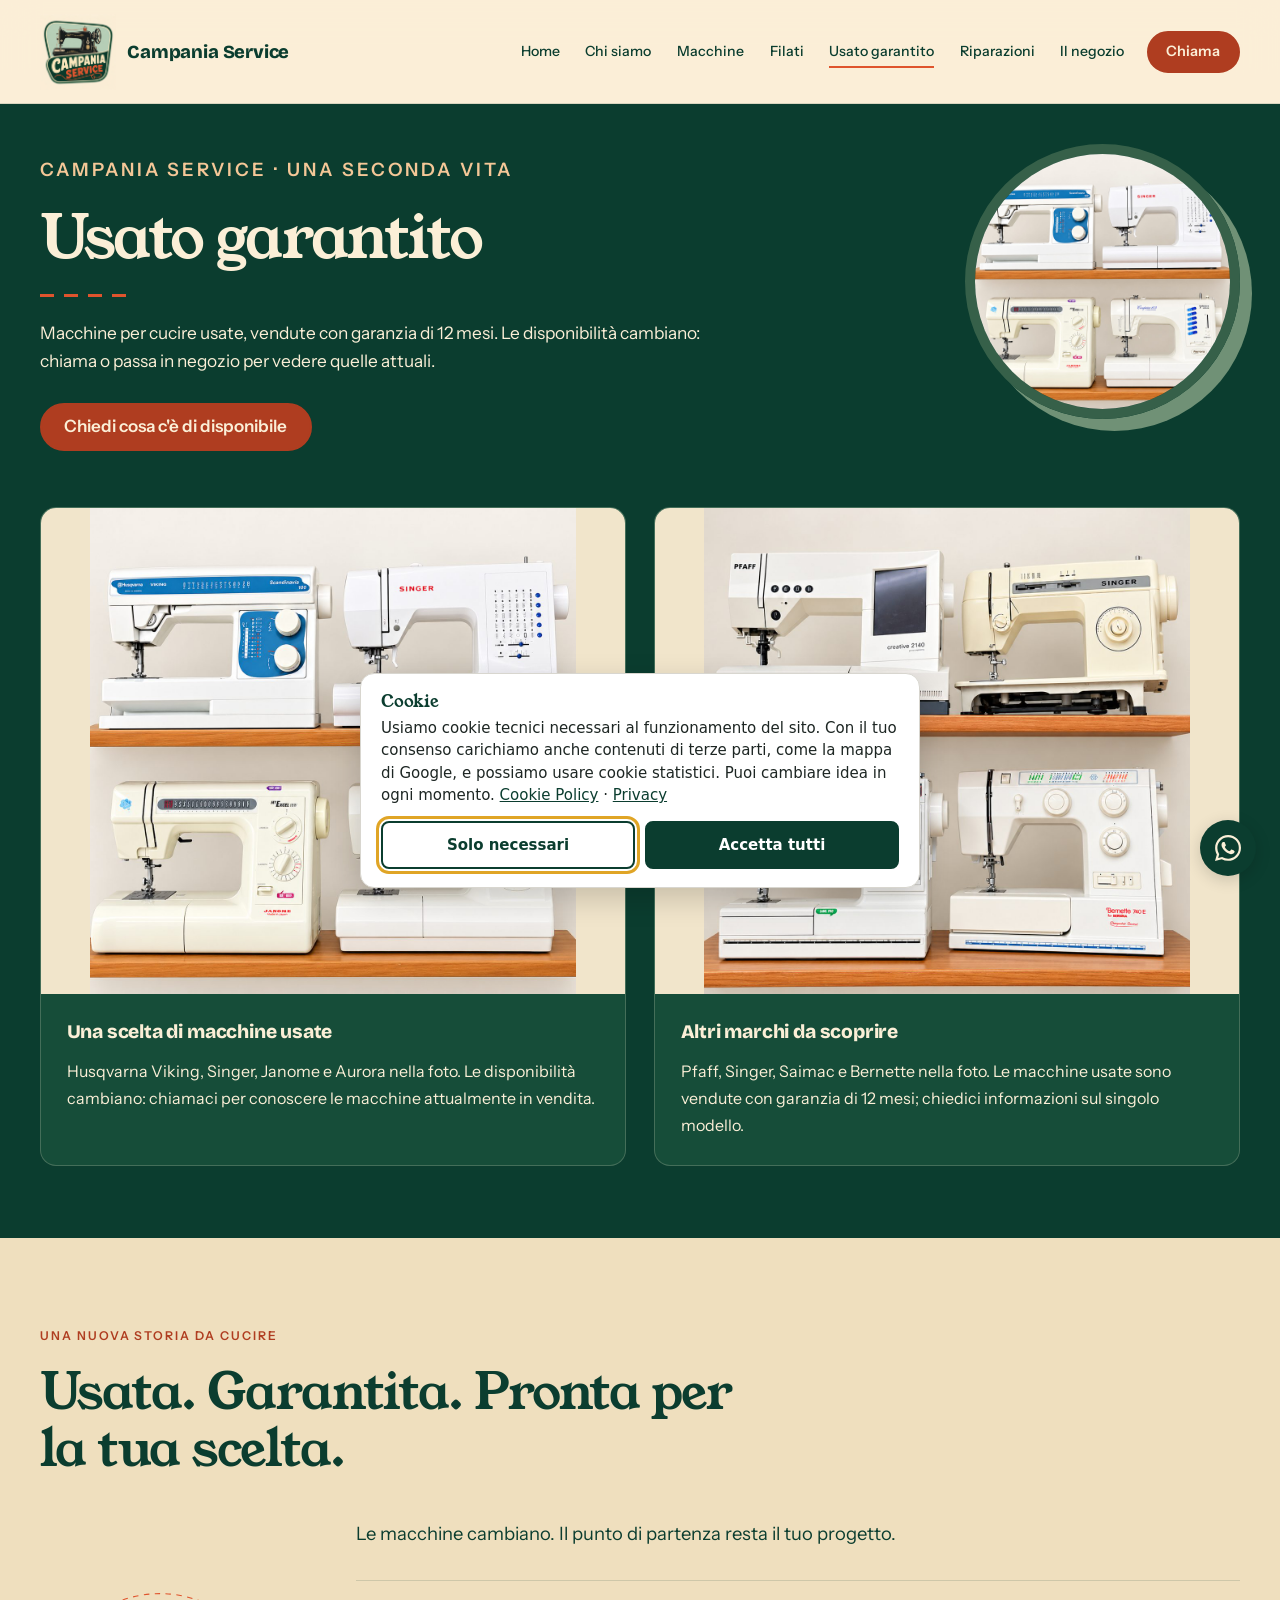
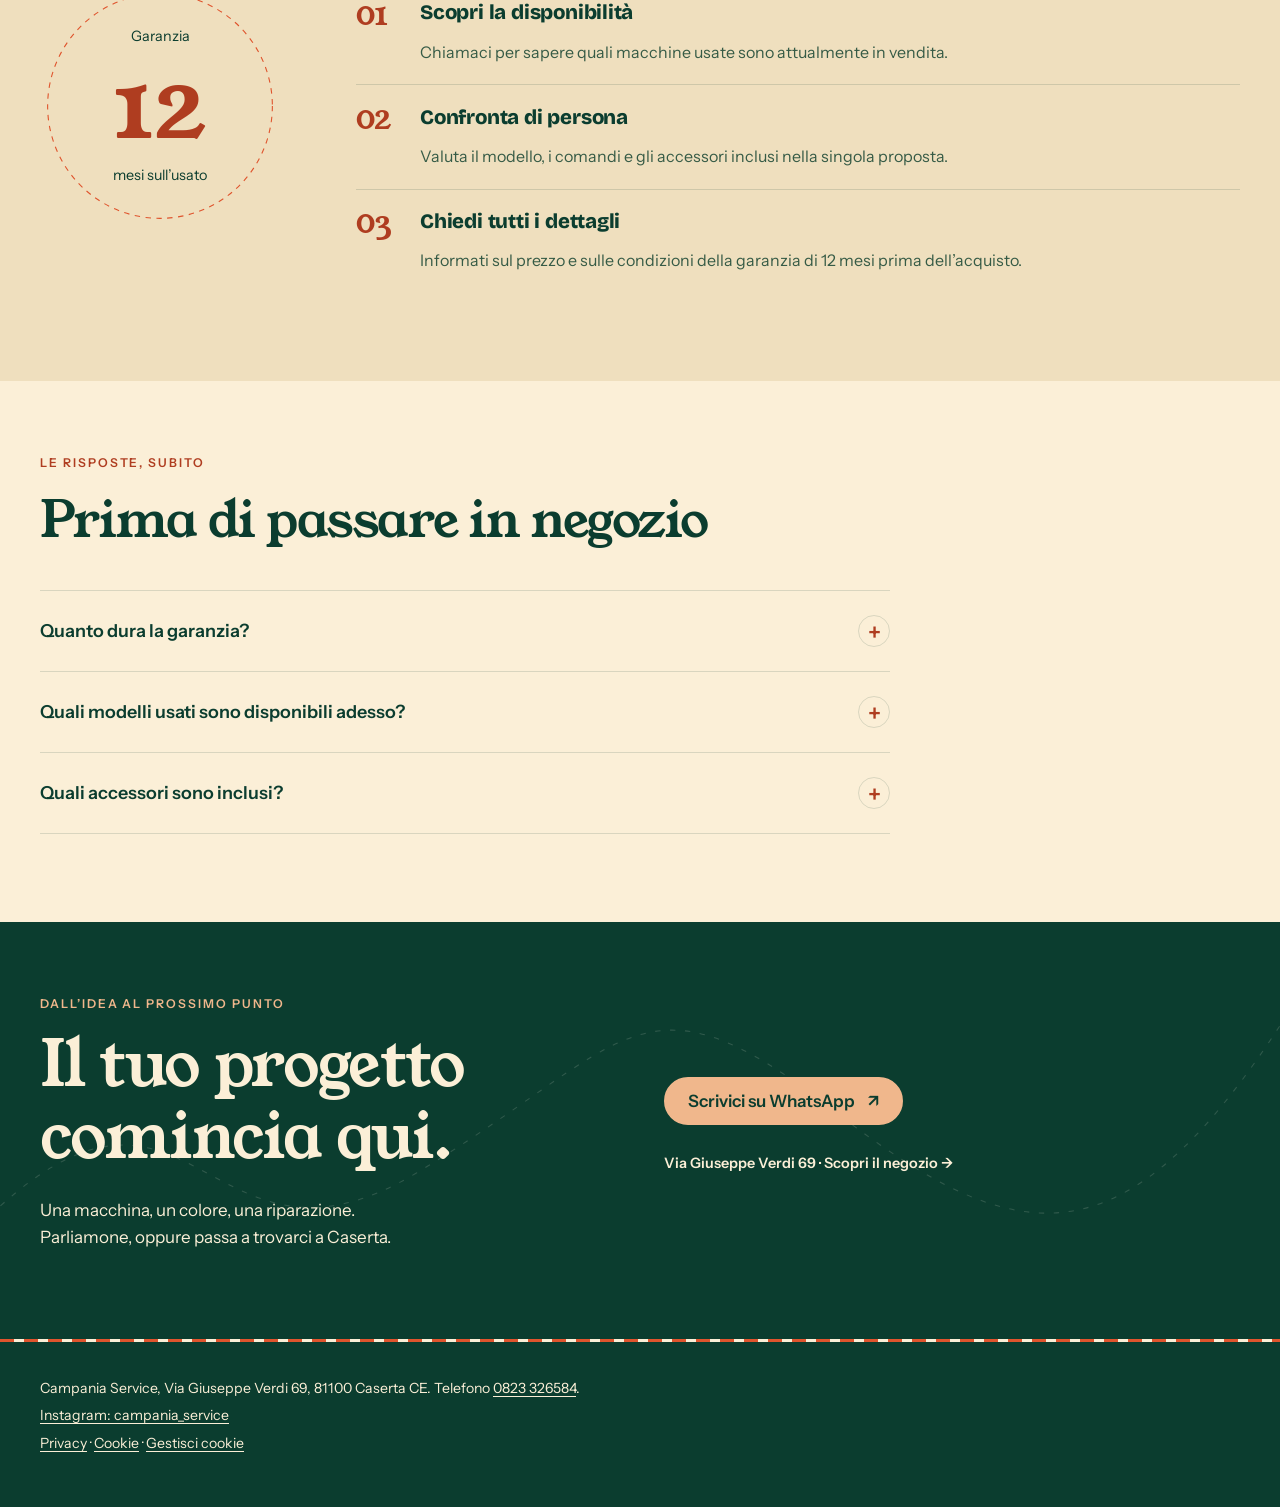
<file: usato-garantito.html>
<!DOCTYPE html>

<html lang="it">
<head>
<meta charset="utf-8"/>
<meta content="width=device-width, initial-scale=1" name="viewport"/>
<title>Usato garantito | Campania Service Caserta</title>
<meta content="Macchine per cucire usate con garanzia di 12 mesi da Campania Service a Caserta, in Via Giuseppe Verdi 69. Chiama lo 0823 326584 per le disponibilità." name="description"/>
<meta content="#0B3D2F" name="theme-color"/>
<link href="images/favicon.png" rel="icon" type="image/png"/>
<link href="images/apple-touch-icon.png" rel="apple-touch-icon"/>
<link href="https://fonts.googleapis.com" rel="preconnect"/>
<link crossorigin="" href="https://fonts.gstatic.com" rel="preconnect"/>
<link href="https://fonts.googleapis.com/css2?family=Bricolage+Grotesque:opsz,wght@12..96,600;12..96,800&amp;family=Caveat:wght@600&amp;family=Instrument+Sans:wght@400;500;600&amp;family=Young+Serif&amp;display=swap" rel="stylesheet"/>

<link href="style.css?v=20261009-logo2" rel="stylesheet"/>
<link href="modern.css?v=20261009-green-1" rel="stylesheet"/>
</head>
<body>
<a class="skip" href="#contenuto">Vai al contenuto</a>
<header>
<div class="wrap bar">
<a aria-label="Campania Service — pagina iniziale" class="brand" href="index.html"><img alt="" class="brand-mark" height="1254" src="images/logo-campania-service.jpg" width="1254"/><span>Campania Service</span></a>
<nav aria-label="Menu principale"><a href="index.html">Home</a>
<a href="index.html#chi-siamo">Chi siamo</a>
<a href="macchine.html">Macchine</a>
<a href="filati.html">Filati</a>
<a aria-current="page" href="usato-garantito.html">Usato garantito</a>
<a href="riparazioni.html">Riparazioni</a>
<a href="il-negozio.html">Il negozio</a>
</nav>
<a class="btn primary" href="tel:+390823326584">Chiama</a>
</div>
<div class="reading-progress" aria-hidden="true"><span></span></div></header>
<main id="contenuto">
<section class="dark">
<div class="wrap page-title"><div class="page-portrait" aria-hidden="true"><img src="images/usato-1.jpg" alt="" width="600" height="600" fetchpriority="high"/></div>
<p class="eyebrow">Campania Service · Una seconda vita</p><h1>Usato garantito</h1>
<div aria-hidden="true" class="stitch draw"></div>
<p>Macchine per cucire usate, vendute con garanzia di 12 mesi. Le disponibilità cambiano: chiama o passa in negozio per vedere quelle attuali.</p>
<div class="btns"><a class="btn primary" href="tel:+390823326584">Chiedi cosa c'è di disponibile</a></div>
</div>
<div class="wrap gallery-sec">
<div class="gal catalog two">
<article class="product-card"><button aria-label="Ingrandisci la foto: Una scelta di macchine usate" class="frame" type="button"><img alt="Quattro macchine per cucire usate su due ripiani di legno: Husqvarna Viking, Singer, Janome e Aurora" height="1200" loading="lazy" src="images/usato-1.jpg" width="1200"/></button><div class="product-copy"><h2>Una scelta di macchine usate</h2><p>Husqvarna Viking, Singer, Janome e Aurora nella foto. Le disponibilità cambiano: chiamaci per conoscere le macchine attualmente in vendita.</p></div></article>
<article class="product-card"><button aria-label="Ingrandisci la foto: Altri marchi da scoprire" class="frame" type="button"><img alt="Quattro macchine per cucire usate su due ripiani di legno: Pfaff, Singer, Saimac e Bernette" height="1200" loading="lazy" src="images/usato-2.jpg" width="1200"/></button><div class="product-copy"><h2>Altri marchi da scoprire</h2><p>Pfaff, Singer, Saimac e Bernette nella foto. Le macchine usate sono vendute con garanzia di 12 mesi; chiedici informazioni sul singolo modello.</p></div></article>
</div>
</div>
</section>
<section class="modern-section soft-section"><div class="wrap"><div class="section-heading reveal"><p class="eyebrow">Una nuova storia da cucire</p><h2>Usata. Garantita. Pronta per la tua scelta.</h2></div><div class="guarantee-layout"><div class="guarantee-stamp reveal"><span>Garanzia</span><strong>12</strong><span>mesi sull’usato</span><svg viewBox="0 0 220 220" aria-hidden="true"><circle cx="110" cy="110" r="103"/></svg></div><div><p class="section-intro">Le macchine cambiano. Il punto di partenza resta il tuo progetto.</p><div class="journey"><article class="journey-card reveal"><span class="step-number">01</span><h3>Scopri la disponibilità</h3><p>Chiamaci per sapere quali macchine usate sono attualmente in vendita.</p></article><article class="journey-card reveal"><span class="step-number">02</span><h3>Confronta di persona</h3><p>Valuta il modello, i comandi e gli accessori inclusi nella singola proposta.</p></article><article class="journey-card reveal"><span class="step-number">03</span><h3>Chiedi tutti i dettagli</h3><p>Informati sul prezzo e sulle condizioni della garanzia di 12 mesi prima dell’acquisto.</p></article></div></div></div></div></section><section class="modern-section faq-section"><div class="wrap"><div class="section-heading reveal"><p class="eyebrow">Le risposte, subito</p><h2>Prima di passare in negozio</h2></div><div class="faq-list"><details class="reveal"><summary>Quanto dura la garanzia?<span aria-hidden="true">+</span></summary><p>Le macchine usate sono vendute con garanzia di 12 mesi. Chiedi in negozio le condizioni relative al singolo acquisto.</p></details><details class="reveal"><summary>Quali modelli usati sono disponibili adesso?<span aria-hidden="true">+</span></summary><p>Le disponibilità cambiano. Le foto sono indicative della selezione del negozio: chiamaci per sapere quali modelli sono attualmente in vendita.</p></details><details class="reveal"><summary>Quali accessori sono inclusi?<span aria-hidden="true">+</span></summary><p>Dipende dalla singola macchina. Chiedici quali accessori accompagnano il modello che ti interessa.</p></details></div></div></section><section class="project-cta"><div class="wrap"><div class="reveal"><p class="eyebrow">Dall’idea al prossimo punto</p><h2>Il tuo progetto<br>comincia qui.</h2><p>Una macchina, un colore, una riparazione.<br>Parliamone, oppure passa a trovarci a Caserta.</p></div><div class="cta-actions reveal"><a class="btn primary" href="https://wa.me/393348676958" target="_blank" rel="noopener noreferrer">Scrivici su WhatsApp <span aria-hidden="true">↗</span></a><a class="text-link" href="il-negozio.html">Via Giuseppe Verdi 69 · Scopri il negozio <span aria-hidden="true">→</span></a></div></div><svg class="cta-thread" viewBox="0 0 1200 380" fill="none" aria-hidden="true"><path d="M-20 280C180 80 190 350 390 230S600 30 780 170 1060 320 1220 60"/></svg></section></main>
<dialog aria-label="Foto ingrandita" id="lightbox">
<button class="x" type="button">Chiudi</button>
<img alt=""/>
</dialog>
<div aria-hidden="true" class="stitch"></div>
<footer>
<div class="wrap">
<p>Campania Service, Via Giuseppe Verdi 69, 81100 Caserta CE. Telefono <a href="tel:+390823326584">0823 326584</a>.</p>
<p><a href="https://instagram.com/campania_service" rel="noopener" target="_blank">Instagram: campania_service</a></p>
<p><a href="privacy.html">Privacy</a> · <a href="cookie.html">Cookie</a> · <a href="#" data-cookie-settings>Gestisci cookie</a></p>
</div>
</footer>
<script src="script.js?v=20261009-logo2"></script>

<a class="whatsapp-float" href="https://wa.me/393348676958" target="_blank" rel="noopener noreferrer" aria-label="Scrivici su WhatsApp al +39 334 867 6958" title="Scrivici su WhatsApp">
  <svg xmlns="http://www.w3.org/2000/svg" width="26" height="26" viewBox="0 0 24 24" aria-hidden="true" focusable="false">
    <path fill="currentColor" d="M20.52 3.48A11.88 11.88 0 0 0 12.04 0C5.46 0 .11 5.35.11 11.93c0 2.1.55 4.16 1.6 5.98L0 24l6.25-1.64a11.9 11.9 0 0 0 5.79 1.48h.01c6.58 0 11.94-5.35 11.94-11.93a11.85 11.85 0 0 0-3.47-8.43ZM12.04 21.82a9.9 9.9 0 0 1-5.04-1.38l-.36-.21-3.71.97.99-3.62-.24-.37a9.89 9.89 0 0 1-1.51-5.28c0-5.46 4.44-9.9 9.91-9.9a9.83 9.83 0 0 1 7 2.9 9.83 9.83 0 0 1 2.9 7c0 5.46-4.45 9.89-9.94 9.89Zm5.44-7.41c-.3-.15-1.76-.87-2.03-.97-.27-.1-.47-.15-.67.15-.2.3-.77.97-.94 1.17-.17.2-.35.22-.65.07-.3-.15-1.26-.46-2.4-1.48-.89-.79-1.48-1.76-1.66-2.06-.17-.3-.02-.46.13-.61.13-.13.3-.35.45-.52.15-.17.2-.3.3-.5.1-.2.05-.37-.02-.52-.08-.15-.67-1.61-.92-2.21-.24-.58-.49-.5-.67-.51h-.57c-.2 0-.52.07-.79.37-.27.3-1.04 1.02-1.04 2.49s1.07 2.89 1.21 3.09c.15.2 2.1 3.2 5.08 4.49.71.3 1.26.49 1.69.62.71.23 1.35.2 1.86.12.57-.08 1.76-.72 2.01-1.41.25-.7.25-1.29.17-1.41-.07-.13-.27-.2-.57-.35Z"/>
  </svg>
</a>
<script src="modern.js?v=20261009-green-1" defer></script>
<script src="cookie-banner.js" defer></script>
</body>
</html>
</file>
<file: style.css>
:root{
  --ink:#0B3D2F; --paper:#FBEFD7; --mist:#B6CEB6; --denim:#365B46; --thread:#DF542D; --thread-strong:#AF3D20;
  --line:rgba(11,61,47,.18);
  --display:"Young Serif",Georgia,"Times New Roman",serif;
  --head:"Bricolage Grotesque","Arial Narrow",system-ui,sans-serif;
  --hand:"Caveat","Segoe Script","Bradley Hand",cursive;
  --body:"Instrument Sans",system-ui,-apple-system,"Segoe UI",sans-serif;
}
*{box-sizing:border-box}
[hidden]{display:none!important}
html{scroll-behavior:smooth;scroll-padding-top:84px}
body{margin:0;background:var(--paper);color:var(--ink);font:400 1.0625rem/1.6 var(--body)}
img{display:block;max-width:100%}
a{color:inherit}
h1,h2{font-family:var(--display);font-weight:400;line-height:1.1;letter-spacing:-.01em;margin:0}
h3{font-family:var(--head);font-weight:800;line-height:1.1;letter-spacing:-.01em;margin:0}
p{margin:0 0 1rem}
.wrap{width:min(1120px,100% - 2.5rem);margin-inline:auto}
.sr{position:absolute;width:1px;height:1px;overflow:hidden;clip:rect(0 0 0 0);white-space:nowrap}
:focus-visible{outline:3px solid var(--thread);outline-offset:3px}
.skip{position:absolute;left:1rem;top:-4rem;background:var(--ink);color:#FBEFD7;padding:.6rem 1rem;z-index:20}
.skip:focus{top:1rem}

/* punto cucito: motivo ricorrente */
.stitch{height:3px;background:repeating-linear-gradient(90deg,var(--thread) 0 14px,transparent 14px 24px)}
.draw{clip-path:inset(0 100% 0 0);animation:draw 1.2s .25s ease-out forwards}
@keyframes draw{to{clip-path:inset(0 0 0 0)}}

/* header e menu */
header{position:sticky;top:0;z-index:10;background:rgba(251,239,215,.95);backdrop-filter:blur(6px);border-bottom:1px solid var(--line)}
.bar{display:flex;align-items:center;justify-content:space-between;gap:1rem;min-height:68px}
.brand{display:inline-flex;align-items:center;gap:.7rem;font-family:var(--head);font-weight:800;font-size:1.3rem;letter-spacing:-.01em;text-decoration:none}
.brand-mark{height:44px;width:auto}
nav{display:flex;gap:1.6rem;font-weight:500}
nav a{text-decoration:none;padding:.4rem 0;border-bottom:2px solid transparent}
nav a:hover,nav a[aria-current="page"]{border-color:var(--thread)}

/* bottoni */
.btn{display:inline-flex;align-items:center;justify-content:center;min-height:48px;padding:0 1.4rem;border-radius:6px;font-weight:600;text-decoration:none;border:2px solid var(--ink);background:transparent;color:inherit;transition:background .15s,color .15s}
.btn:hover{background:var(--ink);color:#FBEFD7}
.btn.primary{background:var(--thread-strong);border-color:var(--thread-strong);color:#FBEFD7}
.btn.primary:hover{background:#893019;border-color:#893019}
.dark .btn{border-color:#FBEFD7}
.dark .btn:hover{background:#FBEFD7;color:var(--ink)}
.dark .btn.primary{background:var(--thread-strong);border-color:var(--thread-strong);color:#FBEFD7}
.dark .btn.primary:hover{background:#FBEFD7;border-color:#FBEFD7;color:var(--ink)}
.btns{display:flex;flex-wrap:wrap;gap:.8rem}

/* cornici foto */
.frame{position:relative;display:block;width:100%;aspect-ratio:4/3;overflow:hidden;background:var(--mist);border-radius:4px}
.frame img{position:absolute;inset:0;width:100%;height:100%;object-fit:cover}
button.frame{border:0;padding:0;cursor:zoom-in;font:inherit}
.dark .frame{background:#164D39}

/* titolo di pagina */
.page-title{padding:3.2rem 0 2rem}
.page-title h1{font-size:clamp(2.2rem,4.6vw,3.5rem)}
.page-title .stitch{width:min(260px,60%);margin:1.4rem 0}
.page-title p{max-width:38rem;font-size:1.15rem}

/* gallerie */
.gal{display:grid;grid-template-columns:repeat(auto-fill,minmax(280px,1fr));gap:1rem}
.gal.two{grid-template-columns:repeat(2,1fr)}
.gallery-sec{padding:0 0 4.5rem}
.dark{background:var(--ink);color:#FBEFD7}
.dark .page-title{padding-top:3.2rem}
.dark .gallery-sec{padding-bottom:4.5rem}

/* fascia con invito all'azione */
.band{background:var(--mist);padding:3rem 0}
.band .wrap{display:flex;flex-wrap:wrap;align-items:center;justify-content:space-between;gap:1.5rem 3rem}
.band p{max-width:36rem;margin:0;font-size:1.15rem}

/* home */
.hero{padding:3.2rem 0 4.5rem}
.hero .wrap{display:grid;grid-template-columns:1.05fr .95fr;gap:3.5rem;align-items:center}
.hero h1{font-size:clamp(2.4rem,4.9vw,4.1rem)}
.hero .stitch{width:min(260px,60%);margin:1.5rem 0}
.hero p.lead{font-size:1.2rem;max-width:34rem}
.hero .frame{outline:2px dashed var(--thread);outline-offset:10px;aspect-ratio:3/4;max-width:440px;justify-self:end}
.status{display:inline-flex;align-items:center;gap:.6rem;padding:.4rem .95rem;border-radius:999px;background:var(--mist);font-weight:600;font-size:.95rem;margin-bottom:1.6rem}
.status::before{content:"";width:.7rem;height:.7rem;border-radius:50%;background:var(--denim)}
.status[data-state="open"]::before{background:#0B3D2F}
.status[data-state="closed"]::before{background:var(--thread)}
.home-sec{padding:4.5rem 0}
.home-sec h2{font-size:clamp(1.9rem,3.6vw,2.7rem);margin-bottom:2rem}
.tiles{display:grid;grid-template-columns:repeat(2,1fr);gap:2.2rem 1.5rem}
.tile{display:block;text-decoration:none}
.tile h3{font-size:1.6rem;margin:1rem 0 .4rem}
.tile p{margin:0;max-width:30rem}
.tile:hover h3{text-decoration:underline;text-decoration-color:var(--thread);text-decoration-thickness:3px;text-underline-offset:5px}

/* testo semplice (riparazioni) */
.text-sec{padding:0 0 4.5rem}
.facts{max-width:38rem;margin:0 0 2rem;padding:0;list-style:none;border-top:1px dashed var(--line)}
.facts li{padding:.8rem 0;border-bottom:1px dashed var(--line)}

/* contatti */
.contact{display:grid;grid-template-columns:1fr 1fr;gap:3rem;align-items:start;padding:3.5rem 0 4.5rem}
.contact h2{font-size:clamp(1.9rem,3.6vw,2.5rem);margin-bottom:1.2rem}
address{font-style:normal;margin-bottom:1.2rem}
.hours{border-collapse:collapse;width:100%;max-width:26rem;margin-bottom:1.6rem}
.hours th,.hours td{text-align:left;padding:.55rem 0;border-bottom:1px dashed var(--line);font-weight:400;vertical-align:top}
.hours th{width:7.5rem}
.hours tr.today th,.hours tr.today td{font-weight:600}
.map{width:100%;height:100%;min-height:340px;border:0;border-radius:4px;background:var(--mist)}

footer{background:var(--ink);color:#FBEFD7;padding:2rem 0;font-size:.95rem}
footer p{margin:0 0 .3rem}
footer a{text-underline-offset:3px}

/* foto ingrandita */
dialog{border:0;padding:0;background:transparent;max-width:min(96vw,1100px);overflow:visible}
dialog::backdrop{background:rgba(24,31,27,.9)}
dialog img{max-height:84vh;width:auto;margin:0 auto;border-radius:4px}
dialog .x{display:block;margin:0 0 .6rem auto;min-height:44px;padding:0 1.1rem;border:2px solid #FBEFD7;border-radius:6px;background:transparent;color:#FBEFD7;font:600 1rem var(--body);cursor:pointer}
dialog .x:hover{background:#FBEFD7;color:var(--ink)}

@media (max-width:900px){
  .hero .frame{justify-self:center;width:min(100%,440px)}
  .bar{flex-wrap:wrap;gap:.2rem 1rem;padding:.6rem 0 0}
  .brand{order:1;font-size:1.15rem;gap:.55rem}
  .brand-mark{height:38px}
  .bar > .btn{order:2;margin-left:auto;min-height:42px;padding:0 1.1rem}
  nav{order:3;width:100%;gap:1.3rem;overflow-x:auto;white-space:nowrap;padding-bottom:.2rem}
  .hero .wrap,.contact{grid-template-columns:1fr}
  .hero .wrap{gap:2.5rem}
  .hero{padding-top:2rem}
  .home-sec{padding:3.2rem 0}
  .page-title{padding-top:2.2rem}
  .contact{padding:2.5rem 0 3.2rem}
}
@media (max-width:620px){
  .tiles{grid-template-columns:1fr}
  .gal{grid-template-columns:repeat(2,1fr);gap:.7rem}
  .gal.two{grid-template-columns:1fr}
  .btns .btn{width:100%}
}
@media (prefers-reduced-motion:reduce){
  html{scroll-behavior:auto}
  .draw{animation:none;clip-path:none}
}

/* gallerie con foto di forme diverse: si vedono intere, a colonne */
.gal.natural{display:block;columns:3 260px;column-gap:1rem}
.gal.natural .frame{aspect-ratio:auto;margin:0 0 1rem;break-inside:avoid}
.gal.natural .frame img{position:static;height:auto}
.gal.portrait .frame{aspect-ratio:3/4}
@media (max-width:620px){
  .gal.natural{columns:2;column-gap:.7rem}
  .gal.natural .frame{margin-bottom:.7rem}
  .gal.two.portrait{grid-template-columns:repeat(2,1fr);gap:.7rem}
}

/* telefoni stretti: nome e pulsante restano sulla stessa riga */
@media (max-width:430px){
  .brand{font-size:1.02rem;gap:.5rem}
  .brand-mark{height:34px}
  .bar > .btn{padding:0 .9rem}
}

/* due o poche foto grandi, mostrate intere affiancate */
.gal.pair{grid-template-columns:repeat(2,1fr);align-items:start}
.gal.pair .frame{aspect-ratio:auto}
.gal.pair .frame img{position:static;height:auto}
@media (max-width:620px){
  .gal.pair{grid-template-columns:1fr}
}

/* cornici uniformi nelle gallerie */
.gal.square .frame{aspect-ratio:1/1}

/* animazioni leggere: ingrandimento lento della foto e ombra morbida */
.gal .frame,.tile .frame{transition:box-shadow .35s ease}
.gal .frame img,.tile .frame img{transition:transform .6s cubic-bezier(.2,.6,.2,1)}
@media (hover:hover){
  .gal .frame:hover,.tile:hover .frame{box-shadow:0 14px 26px -16px rgba(11,61,47,.45)}
  .gal .frame:hover img,.tile:hover .frame img{transform:scale(1.045)}
  .dark .gal .frame:hover{box-shadow:0 14px 26px -16px rgba(0,0,0,.7)}
}
/* sul telefono: piccola risposta mentre il dito è appoggiato */
.gal .frame:active img,.tile:active .frame img{transform:scale(1.03);transition-duration:.2s}
.btn:active{transform:translateY(1px)}
@media (prefers-reduced-motion:reduce){
  .gal .frame,.tile .frame,.gal .frame img,.tile .frame img{transition:none}
  .gal .frame:hover img,.tile:hover .frame img,.gal .frame:active img,.tile:active .frame img{transform:none}
}

/* =========================================================
   Font: titoli in Young Serif, testi in Instrument Sans,
   titoletti e nome in Bricolage Grotesque, appunti in Caveat
   ========================================================= */
.hand{display:inline-block;font-family:var(--hand);font-weight:600;font-size:2.1rem;line-height:1.05;color:var(--thread-strong);margin:0 0 1.2rem;transform:rotate(-2deg);transform-origin:left center}
.dark .hand{color:#F0B78C}
.band p.hand{font-size:2rem;margin:0 0 .3rem;max-width:none}

/* ---------- entrata della pagina (una sola volta, in sequenza) ---------- */
@keyframes rise{from{opacity:0;transform:translateY(16px)}to{opacity:1;transform:none}}
.hero .wrap > div:first-child > :not(.stitch),
.page-title > :not(.stitch){animation:rise .9s cubic-bezier(.2,.6,.2,1) both}
.hero .wrap > div:first-child > :nth-child(1){animation-delay:.05s}
.hero .wrap > div:first-child > :nth-child(2){animation-delay:.18s}
.hero .wrap > div:first-child > :nth-child(4){animation-delay:.5s}
.hero .wrap > div:first-child > :nth-child(5){animation-delay:.65s}
.page-title > :nth-child(1){animation-delay:.05s}
.page-title > :nth-child(3){animation-delay:.4s}
.page-title > :nth-child(4){animation-delay:.55s}

/* ---------- comparsa allo scorrimento ---------- */
/* foto: si aprono dall'alto verso il basso mentre si assestano */
.js .rv{opacity:0;clip-path:inset(0 0 99.6% 0)}
.js .rv.in{opacity:1;clip-path:inset(-40px);transition:clip-path 1.1s cubic-bezier(.77,0,.18,1) var(--d,0s),opacity .01s var(--d,0s),box-shadow .35s ease}
.js .rv.in img{animation:settle 1.5s cubic-bezier(.2,.6,.2,1) var(--d,0s) backwards}
@keyframes settle{from{transform:scale(1.22)}to{transform:scale(1)}}
/* testi: salgono di poco e compaiono */
.js .fx{opacity:0;transform:translateY(16px)}
.js .fx.in{opacity:1;transform:none;transition:opacity .9s ease var(--d,0s),transform .9s cubic-bezier(.2,.6,.2,1) var(--d,0s)}
/* linee a punto cucito: si cuciono da sinistra */
.js .rs{opacity:0;clip-path:inset(0 99.6% 0 0)}
.js .rs.in{opacity:1;clip-path:inset(0 0 0 0);transition:clip-path 1.5s ease-out,opacity .01s}

/* ---------- chi siamo ---------- */
.about{padding:4.5rem 0}
.about-grid{display:grid;grid-template-columns:1.05fr .95fr;gap:4.5rem;align-items:center}
.about h2,.why h2{font-size:clamp(2rem,4vw,3rem);margin-bottom:1.4rem}
.about-text p{max-width:34rem}
.about-photos{position:relative;padding-bottom:4.2rem}
.about-main{width:78%;margin-left:auto;aspect-ratio:3/4}
.about-side{position:absolute;left:0;bottom:0;width:56%;aspect-ratio:4/3;outline:2px dashed var(--thread);outline-offset:8px;background:var(--mist)}

/* ---------- perché sceglierci / riparazioni ---------- */
.why{padding:4.5rem 0}
.why-grid{display:grid;grid-template-columns:repeat(2,1fr);gap:2.6rem 3.5rem;margin-top:2.6rem}
.why-grid.three{grid-template-columns:repeat(3,1fr);gap:2.4rem;margin-top:0}
.why.flat{padding-top:0}
.why-item{display:grid;grid-template-columns:auto 1fr;gap:0 1.3rem;align-items:start}
.ico{grid-row:span 2;display:grid;place-items:center;width:64px;height:64px;border:2px dashed var(--thread);border-radius:50%}
.ico svg{width:30px;height:30px;fill:none;stroke:var(--thread);stroke-width:1.7;stroke-linecap:round;stroke-linejoin:round;transition:transform .5s cubic-bezier(.2,.6,.2,1)}
.why-item h3{font-size:1.4rem;margin:.3rem 0 .45rem}
.why-item p{margin:0;max-width:30rem}
.dark .why-item p{color:rgba(251,239,215,.86)}
@media (hover:hover){
  .why-item:hover .ico svg{transform:rotate(-9deg) scale(1.12)}
}

/* ---------- usato: due foto uguali ---------- */
.gal.pair .frame{aspect-ratio:1/1}
.gal.pair .frame img{position:absolute;height:100%}

@media (max-width:900px){
  .about{padding:3.2rem 0}
  .about-grid{grid-template-columns:1fr;gap:2.8rem}
  .why{padding:3.2rem 0}
  .why-grid,.why-grid.three{grid-template-columns:1fr;gap:2rem}
  .why.flat{padding-top:0}
}
@media (max-width:620px){
  .gal.pair{grid-template-columns:1fr}
}

/* ---------- chi preferisce meno movimento ---------- */
@media (prefers-reduced-motion:reduce){
  .js .rv,.js .rv.in,.js .fx,.js .fx.in,.js .rs,.js .rs.in{clip-path:none;opacity:1;transform:none;transition:none}
  .js .rv.in img{animation:none}
  .hero .wrap > div:first-child > *,.page-title > *{animation:none}
  .ticker-track{animation:none;width:auto;justify-content:center}
  .ticker-set + .ticker-set,.ticker .rep{display:none}
}

/* Layout condiviso: navigazione visibile e sezioni ben distanziate. */
html{scroll-padding-top:150px}
.bar{flex-wrap:wrap;gap:1rem;padding:1rem 0}
.brand{order:1}.bar>.btn{order:2;margin-left:auto}
nav{order:3;width:100%;display:flex;flex-wrap:wrap;justify-content:center;gap:.25rem 1.6rem;overflow:visible;white-space:normal}
nav a{padding:.45rem 0}
.brand-strip{padding:2rem 0;border-block:1px solid var(--line);background:#FBEFD7}
.brand-strip .wrap{display:flex;flex-wrap:wrap;align-items:center;justify-content:space-between;gap:1rem 2rem}
.brand-strip p{margin:0;font-size:.85rem;font-weight:600;text-transform:uppercase;letter-spacing:.12em}
.brand-list{display:flex;flex-wrap:wrap;gap:1rem 2rem}
.brand-list span{font-family:var(--head);font-size:1.35rem;font-weight:800}
.about{padding:5.5rem 0 6rem}
.about-grid{gap:4rem}.about-grid>*{min-width:0}
.about-photos{padding:0}.about-main{width:100%;margin:0;aspect-ratio:4/5}
.about-text .btns{margin-top:1.75rem}
.why{padding:5rem 0;background:var(--mist);color:var(--ink)}
.why-grid{gap:1.5rem;margin-top:2.5rem}
.why-item{padding:1.75rem;border:1px solid var(--line);border-radius:12px;background:#FBEFD7;grid-template-columns:48px minmax(0,1fr);gap:0 1.1rem}
.ico{width:48px;height:48px;border:0;background:#F6DFC1;border-radius:12px;color:var(--thread-strong)}
.ico svg{display:block;width:24px!important;height:24px!important;max-width:24px;max-height:24px;fill:none;stroke:currentColor}
.why-item h3{font-size:1.25rem;line-height:1.3;margin:0 0 .65rem}
.why-item p{font-size:1rem;line-height:1.65}
.why.flat{padding:1rem 0 4rem;background:transparent}
.page-title{padding:3.5rem 0 2.75rem}.page-title p{margin-bottom:0;max-width:48rem}
.page-title .btns{margin-top:1.75rem}
.catalog{display:grid;grid-template-columns:repeat(3,minmax(0,1fr));gap:1.75rem}
.catalog.two{grid-template-columns:repeat(2,minmax(0,1fr))}
.product-card{min-width:0;overflow:hidden;background:#FBEFD7;border:1px solid var(--line);border-radius:12px;display:flex;flex-direction:column}
.product-card .frame{border-radius:0;aspect-ratio:4/3;background:#F1E5CB}
.product-card .frame img{object-fit:contain}
.product-copy{padding:1.5rem;flex:1}
.product-copy h2,.advice-card h2{font:800 1.35rem/1.3 var(--head);letter-spacing:-.01em;margin:0 0 .8rem}
.product-copy p{font-size:1rem;line-height:1.7;margin:0;color:var(--denim)}
.advice-card{padding:2rem;background:var(--ink);color:#FBEFD7;justify-content:center;gap:1rem}
.advice-card p,.advice-card h2{margin:0}.advice-card .btn{align-self:start}
.eyebrow{font-size:.8rem;font-weight:600;letter-spacing:.12em;text-transform:uppercase}
.catalog-note{margin:2rem 0 0;max-width:52rem;font-size:.95rem;color:var(--denim)}
.dark .product-card{background:#164D39;border-color:rgba(251,239,215,.2)}
.dark .product-copy p{color:#FBEFD7}
.help-section{padding:0 0 4rem}.help-section>h2{font-size:clamp(1.8rem,3vw,2.6rem);margin-bottom:2rem}
.help-grid{display:grid;grid-template-columns:repeat(3,minmax(0,1fr));gap:2rem}
.help-grid h3{font-size:1.2rem;line-height:1.4;margin-bottom:.75rem}.help-grid p{margin:0}
@media(max-width:900px){
 .about-grid{gap:3rem}.about{padding:4rem 0}.why{padding:4rem 0}
 .catalog{grid-template-columns:repeat(2,minmax(0,1fr))}
 .why-grid,.why-grid.three{grid-template-columns:1fr}
 .help-grid{grid-template-columns:1fr;gap:1.5rem}
}
@media(max-width:620px){
 html{scroll-padding-top:190px}
 .wrap{width:calc(100% - 2rem)}
 nav{justify-content:flex-start;gap:.25rem 1rem;font-size:.9rem}
 .bar{gap:.75rem}.brand{font-size:1.02rem}.brand-mark{height:34px}
 .catalog,.catalog.two{grid-template-columns:1fr;gap:1.5rem}
 .product-copy{padding:1.4rem}.product-card .frame{aspect-ratio:4/3}
 .brand-list{gap:.65rem 1.25rem}.brand-list span{font-size:1.15rem}
 .about-grid{gap:2.75rem}.about{padding:3.5rem 0 4rem}
 .why-item{padding:1.4rem;gap:0 1rem}
 .hero .frame{outline-offset:5px}
 .page-title{padding:2.5rem 0 2rem}
}

/* Pulsante WhatsApp fisso, accessibile su desktop e smartphone. */
.whatsapp-float{
 position:fixed;right:max(24px,env(safe-area-inset-right));bottom:max(24px,env(safe-area-inset-bottom));
 z-index:50;display:flex;align-items:center;justify-content:center;width:56px;height:56px;
 border-radius:50%;background:#0B3D2F;color:#FBEFD7;text-decoration:none;
 box-shadow:0 4px 16px rgba(0,0,0,.16);transition:transform .2s ease,background-color .2s ease,box-shadow .2s ease;
}
.whatsapp-float svg{display:block;width:26px;height:26px;flex:none}
.whatsapp-float:focus-visible{outline:3px solid var(--ink);outline-offset:4px}
@media(hover:hover){.whatsapp-float:hover{background:#164D39;transform:translateY(-3px);box-shadow:0 6px 20px rgba(0,0,0,.2)}}
.whatsapp-float:active{transform:scale(.96)}
@media(max-width:620px){.whatsapp-float{right:max(16px,env(safe-area-inset-right));bottom:max(16px,env(safe-area-inset-bottom))}}
@media(prefers-reduced-motion:reduce){.whatsapp-float{transition:none}.whatsapp-float:hover,.whatsapp-float:active{transform:none}}

/* Logo leggibile e testata condivisa in tutte le pagine. */
:root{--header-height:180px}
html{scroll-padding-top:calc(var(--header-height) + 16px)}
header{position:sticky;top:0;z-index:40;background:var(--paper);color:var(--ink)}
.bar{display:grid;grid-template-columns:minmax(0,1fr) auto;gap:.5rem 1rem;padding:.65rem 0}
.brand{min-width:0;gap:1rem;font-size:1.5rem;line-height:1.2}
.brand-mark{display:block;width:104px;height:104px;max-width:none;object-fit:contain;flex:none}
.brand span{min-width:0}
.bar>.btn{margin-left:0}
.bar nav{grid-column:1/-1;gap:.25rem 1.6rem}
@media(max-width:900px){
 .brand{font-size:1.25rem;gap:.75rem}
 .brand-mark{width:88px;height:88px}
}
@media(max-width:620px){
 .bar{gap:.4rem .6rem;padding:.5rem 0}
 .brand{font-size:1.05rem;gap:.5rem}
 .brand-mark{width:76px;height:76px}
 .bar>.btn{padding:0 .8rem;min-height:42px}
 .bar nav{flex-wrap:nowrap;justify-content:flex-start;gap:1.2rem;overflow-x:auto;white-space:nowrap;padding-bottom:.3rem;max-width:100%}
 .bar nav a{flex:none}
}
</file>
<file: modern.css>
/* Campania Service: colore, materia e un filo che unisce le pagine. */
:root{--paper:#FBEFD7;--mist:#B6CEB6;--thread:#DF542D;--thread-strong:#AF3D20;--soft:#efdfbe;--line:rgba(11,61,47,.14)}
body{background:var(--paper)}
.wrap{width:min(1200px,100% - 4rem)}
header{background:rgba(251,239,215,.94);backdrop-filter:blur(18px)}
.bar{min-height:90px;padding:.85rem 0;gap:.6rem 1.5rem}.brand{font-size:1.3rem}.brand-mark{height:44px}
nav{gap:.2rem 1.55rem;font-size:.95rem}.btn{border-radius:999px;gap:.7rem;transition:transform .25s,background .25s,color .25s,box-shadow .25s}.btn:hover{transform:translateY(-2px);box-shadow:0 8px 24px #0b3d2f18}
nav a{position:relative;border:0}nav a::after{position:absolute;content:"";height:2px;bottom:2px;left:0;right:0;background:var(--thread);transform:scaleX(0);transform-origin:left;transition:transform .25s}nav a:hover::after,nav a[aria-current="page"]::after{transform:scaleX(1)}
.reading-progress{height:3px;position:absolute;bottom:-1px;left:0;right:0;pointer-events:none}.reading-progress span{display:block;height:100%;background:var(--thread);transform:scaleX(0);transform-origin:left}
.eyebrow{font-size:.76rem;letter-spacing:.16em;font-family:var(--body);font-weight:600;line-height:1.6;color:var(--thread-strong)}
.hero{position:relative;isolation:isolate;overflow:hidden;padding:4.8rem 0 5.5rem;background:radial-gradient(ellipse at 80% 10%,#b6ceb688,transparent 60%)}
.hero .wrap{gap:4rem;position:relative}.hero h1{font-size:clamp(3.2rem,6vw,5.8rem);line-height:1.08;letter-spacing:-.045em}.hero h1 em{font-style:normal;color:var(--thread-strong)}
.hero-eyebrow{margin-bottom:1rem}.hero p.lead{max-width:29rem;font-size:1.14rem}.hero .frame{width:100%;aspect-ratio:4/5;border-radius:100px 16px 16px 16px;outline:0;box-shadow:20px 20px 0 #cbd6b9;max-width:none}.hero .status{font-size:.84rem;margin-bottom:1.6rem;background:#fff8e8;border:1px solid var(--line)}
.hero-visual{position:relative;width:100%;max-width:470px;justify-self:end}.photo-note{display:block;background:#fff4da;color:var(--ink);padding:.8rem 1.2rem;font:600 1.8rem/1.2 var(--hand);transform:rotate(5deg);position:absolute;bottom:2rem;left:-2rem;z-index:2;box-shadow:0 8px 25px #0b3d2f18;border-radius:3px}.hero-thread{position:absolute;inset:0;width:100%;height:100%;z-index:-1;pointer-events:none}.hero-thread path{stroke:var(--thread);stroke-width:1.5;stroke-dasharray:7 7;opacity:.45;animation:thread-flow 30s linear infinite}
@keyframes thread-flow{to{stroke-dashoffset:-280}}
.brand-strip{background:var(--ink);color:#FBEFD7;padding:1.75rem 0;border:0}.brand-strip p{font-size:.7rem;color:#d5e2c9}.brand-list{gap:1rem 2.1rem}.brand-list span{font-size:1.55rem;transition:color .2s}.brand-list span:hover{color:#f0b78c}
.home-sec{padding:5.5rem 0}.tiles{grid-template-columns:repeat(4,minmax(0,1fr));gap:1.4rem}.tile{padding:.7rem .7rem 1.5rem;border:1px solid var(--line);border-radius:16px;background:#fff8e8;position:relative;transition:transform .3s,box-shadow .3s}.tile .frame{aspect-ratio:4/5;border-radius:10px}.tile h3{font-size:1.25rem;padding:0 .35rem}.tile p{font-size:.95rem;padding:0 .35rem}.tile::after{content:"↗";position:absolute;top:1.35rem;right:1.35rem;background:var(--paper);width:34px;height:34px;border-radius:50%;display:grid;place-items:center;font-size:1.2rem;z-index:2}.tile:hover{transform:translateY(-7px);box-shadow:0 15px 30px #0b3d2f10}.tile:hover h3{text-decoration:none}
.about-main{border-radius:18px 100px 18px 18px}.about-text h2{font-size:clamp(2.5rem,4vw,3.5rem)}.why{background:#d6e0cb}.why-item{border-radius:16px;transition:transform .3s,box-shadow .3s}.why-item:hover{transform:translateY(-4px);box-shadow:0 14px 24px #0b3d2f0b}
.page-title{position:relative;min-height:340px;padding:4rem 350px 3.5rem 0}.page-title h1{font-size:clamp(2.6rem,4.8vw,4.3rem);letter-spacing:-.035em}.page-title>.eyebrow{margin-bottom:1.2rem}.page-title>.stitch{width:90px}.page-title>p:not(.eyebrow){font-size:1.08rem;max-width:43rem}.page-portrait{position:absolute;right:0;top:2.5rem;width:275px;height:275px;border-radius:50%;overflow:hidden;border:10px solid #fff8e8;box-shadow:12px 12px 0 var(--soft)}.page-portrait img{width:100%;height:100%;object-fit:cover}.dark .page-title>.eyebrow{color:#f4c797}.dark{background:#0B3D2F}.dark .page-portrait{border-color:#366049;box-shadow:12px 12px 0 #709176}
.product-card{border-radius:16px;transition:transform .3s,box-shadow .3s}.product-card:hover{transform:translateY(-5px);box-shadow:0 16px 30px #0b3d2f10}.product-card .frame{aspect-ratio:1.2;background:#f1e5cb}.product-copy h2{font-size:1.2rem}.product-copy{padding:1.6rem}.product-card .frame img{transition:transform .7s}.product-card .frame:hover img{transform:scale(1.045)}.advice-card{background:var(--ink)}.advice-card .eyebrow{color:#f0b78c}
.modern-section{padding:5.5rem 0}.soft-section{background:var(--soft)}.section-heading{max-width:740px;margin-bottom:2.6rem}.section-heading h2{font-size:clamp(2.2rem,4vw,3.4rem);letter-spacing:-.03em}.section-heading .eyebrow{margin-bottom:1.2rem}.section-intro{font-size:1.15rem;max-width:42rem;margin-bottom:2rem}.journey{display:grid;grid-template-columns:repeat(3,minmax(0,1fr));gap:1.6rem}.journey-card{position:relative;padding:1.7rem;border-top:1px solid var(--line)}.step-number{font:400 3.2rem/1 var(--display);color:var(--thread-strong);display:block;margin-bottom:1.4rem}.journey-card h3{font-size:1.28rem;margin:0 0 .8rem;line-height:1.3}.journey-card p{font-size:1rem;margin:0;color:var(--denim)}.path-links{display:grid;grid-template-columns:repeat(3,minmax(0,1fr));gap:1.6rem;margin-top:1rem}.path-links a{padding:0 1.7rem;text-decoration:none;font-weight:600;font-size:.93rem;transition:color .2s}.path-links a:hover{color:var(--thread-strong)}
.choice-layout{display:grid;grid-template-columns:1fr 1fr;gap:3.5rem;align-items:start}.choice-buttons{display:flex;flex-direction:column;gap:.75rem}.choice-button{display:flex;align-items:center;gap:1rem;text-align:left;border:1px solid var(--line);border-radius:12px;padding:1.1rem 1.3rem;font:500 1rem var(--body);color:var(--ink);background:#fff8e888;cursor:pointer;min-height:58px;transition:background .25s,transform .25s}.choice-button span:first-child{flex:1}.choice-button[aria-pressed=true]{background:var(--ink);color:#FBEFD7;border-color:var(--ink)}.choice-button:hover{transform:translateX(4px)}.choice-result{border-radius:20px;background:#fff8e8;padding:2.5rem;min-height:350px;border:1px solid var(--line);position:relative}.choice-result::before{content:"";height:5px;width:70px;background:var(--thread);position:absolute;top:0;left:2.5rem}.choice-result h3{font:400 2rem/1.2 var(--display);margin:1rem 0}.choice-result>p:not(.eyebrow){color:var(--denim)}.text-link{text-decoration:none;font-weight:600;font-size:.98rem;display:inline-block;padding:.5rem 0}.text-link:hover{text-decoration:underline;text-underline-offset:5px}.small-note{font-size:.8rem!important;line-height:1.6;margin:1.5rem 0 0;color:var(--denim)}
.editorial-split{display:grid;grid-template-columns:.9fr 1.1fr;gap:4rem;align-items:center}.photo-stack{position:relative}.photo-stack>img{width:100%;aspect-ratio:4/5;object-fit:cover;border-radius:90px 14px 14px 14px}.editorial-split .journey{grid-template-columns:1fr;gap:.2rem}.editorial-split .journey-card{padding:1.25rem 0 1.25rem 4rem}.editorial-split .step-number{font-size:2rem;position:absolute;left:0;top:1.3rem}.palette-studio{margin-top:4rem;background:var(--ink);color:#FBEFD7;border-radius:20px;padding:2.5rem;display:grid;grid-template-columns:1fr 1fr;gap:1rem 3rem;align-items:center}.palette-studio h3{font-size:1.45rem;margin-bottom:1rem}.palette-studio .eyebrow{color:#f0b78c}.palette-studio p{margin-bottom:0}.palette-studio>.small-note{grid-column:1/-1;color:#d3ddc3}.palette-buttons{display:flex;flex-wrap:wrap;gap:.6rem;margin-bottom:1.4rem}.palette-buttons button{font:500 .9rem var(--body);color:#fff8e8;background:transparent;border:1px solid #fff8e870;border-radius:999px;min-height:44px;padding:.5rem 1rem;cursor:pointer}.palette-buttons button[aria-pressed=true]{background:#fff8e8;color:var(--ink)}.swatches{display:flex;gap:.6rem}.swatches span{background:var(--swatch);height:74px;flex:1;border-radius:50% 50% 12px 12px;transition:background-color .5s,transform .4s}.swatches span:hover{transform:translateY(-6px)}
.guarantee-layout{display:grid;grid-template-columns:260px 1fr;gap:3.5rem;align-items:center}.guarantee-layout .journey{grid-template-columns:1fr;gap:0}.guarantee-layout .journey-card{padding:1.2rem 0 1.2rem 4rem}.guarantee-layout .step-number{position:absolute;left:0;top:1.1rem;font-size:2rem}.guarantee-stamp{height:240px;width:240px;display:flex;flex-direction:column;justify-content:center;align-items:center;position:relative}.guarantee-stamp strong{font:400 6rem/1.2 var(--display);color:var(--thread-strong)}.guarantee-stamp>span{font-size:.9rem}.guarantee-stamp svg{position:absolute;inset:0;width:100%;height:100%;fill:none;stroke:var(--thread);stroke-width:1;stroke-dasharray:5 5;animation:stamp-spin 60s linear infinite}@keyframes stamp-spin{to{transform:rotate(360deg)}}
.service-note{margin-top:3rem;display:flex;gap:1.5rem;align-items:center;background:#fff8e8;border-radius:16px;padding:2rem}.service-note h3{font-size:1.2rem;margin-bottom:.6rem}.service-note p{font-size:1rem;margin:0;max-width:42rem}.service-note .btn{flex-shrink:0}.note-mark{font:400 3rem var(--display);color:var(--thread-strong)}
.faq-section{padding-top:4.5rem}.faq-list{max-width:850px}.faq-list details{border-top:1px solid var(--line)}.faq-list details:last-child{border-bottom:1px solid var(--line)}.faq-list summary{display:flex;align-items:center;justify-content:space-between;gap:1rem;list-style:none;padding:1.5rem 0;font:600 1.12rem/1.4 var(--body);cursor:pointer}.faq-list summary::-webkit-details-marker{display:none}.faq-list summary span{flex-shrink:0;display:grid;place-items:center;width:32px;height:32px;border-radius:50%;border:1px solid var(--line);color:var(--thread-strong);font-size:1.5rem;transition:transform .25s}.faq-list details[open] summary span{transform:rotate(45deg)}.faq-list details>p{padding:0 3rem 1.3rem 0;margin:0;max-width:750px;color:var(--denim);animation:faq-appear .25s ease}@keyframes faq-appear{from{opacity:0;transform:translateY(-6px)}to{opacity:1;transform:none}}
.project-cta{padding:4.5rem 0;background:var(--ink);color:#FBEFD7;position:relative;overflow:hidden;isolation:isolate}.project-cta>.wrap{display:grid;grid-template-columns:1fr 1fr;gap:3rem;align-items:center}.project-cta h2{font-size:clamp(2.7rem,5vw,4.5rem);line-height:1.12;margin-bottom:1.5rem;letter-spacing:-.025em}.project-cta p{color:#FBEFD7}.project-cta .eyebrow{color:#f0b78c}.cta-actions{display:flex;flex-direction:column;align-items:flex-start;gap:1.2rem}.project-cta .text-link{font-size:.9rem;color:#FBEFD7}.project-cta .btn.primary{background:#f0b78c;border-color:#f0b78c;color:var(--ink)}.project-cta .btn.primary:hover{background:#fff8e8;border-color:#FBEFD7}.cta-thread{position:absolute;inset:0;width:100%;height:100%;pointer-events:none;z-index:-1}.cta-thread path{stroke:#fff8e8;stroke-width:1;stroke-dasharray:5 9;opacity:.15;animation:thread-flow 30s linear infinite}
.band{background:#d6e0cb;padding:2.3rem 0}footer{padding:2.2rem 0 3rem}footer .wrap{padding-right:70px}footer p{font-size:.88rem}dialog img{border-radius:12px}dialog .x{border-radius:999px}.map{border-radius:18px}.contact{gap:3rem}.hours tr.today{background:#efdfbe}.hours th,.hours td{padding:.65rem .5rem}.whatsapp-float{background:#0B3D2F}.whatsapp-float:hover{background:#164D39}
/* Reveal is opt-in after the observer is created; no JavaScript means visible content. */
.motion-ready .reveal{opacity:0;transform:translateY(22px);transition:opacity .65s ease,transform .65s cubic-bezier(.2,.7,.2,1);transition-delay:var(--delay,0ms)}.motion-ready .reveal.visible{opacity:1;transform:none}
@media(min-width:1200px){.bar{flex-wrap:nowrap;gap:1.4rem}.brand{order:0;white-space:nowrap;font-size:1.15rem}nav{order:0;width:auto;flex:1;gap:1.2rem;font-size:.88rem;justify-content:flex-end}.bar>.btn{order:0;font-size:.9rem;min-height:42px;padding:0 1.1rem}html{scroll-padding-top:110px}}
@media(max-width:1000px){.tiles{grid-template-columns:repeat(2,minmax(0,1fr))}.hero .wrap{gap:2.7rem}.hero .frame{max-width:450px}.hero-visual{justify-self:center}.page-title{padding-right:280px}.page-portrait{width:230px;height:230px}.editorial-split{gap:2.5rem}.service-note{flex-wrap:wrap}.guarantee-layout{gap:2rem}.choice-layout{gap:2rem}}
@media(max-width:700px){.wrap{width:calc(100% - 2rem)}.hero{padding:2.5rem 0 3.7rem}.hero h1{font-size:clamp(3rem,12vw,4.5rem)}.hero .wrap{grid-template-columns:1fr;gap:2.8rem}.hero-visual{width:85%;max-width:360px}.hero .frame{border-radius:70px 12px 12px 12px;aspect-ratio:1/1;box-shadow:12px 12px 0 #cbd6b9}.photo-note{font-size:1.5rem;left:-1rem;bottom:1.2rem}.hero p.lead{font-size:1.04rem}.brand-strip{padding:1.4rem 0}.brand-strip .wrap{justify-content:center}.brand-list{justify-content:center;gap:.6rem 1.3rem}.brand-list span{font-size:1.2rem}.home-sec,.modern-section{padding:3.5rem 0}.tiles{gap:1rem}.tile{padding:.5rem .5rem 1rem}.tile h3{font-size:1.12rem}.tile p{font-size:.9rem}.tile .frame{aspect-ratio:1/1}.tile::after{width:28px;height:28px;top:1rem;right:1rem}.page-title{padding:2.5rem 0;min-height:0;display:flex;flex-direction:column}.page-title h1{font-size:2.6rem}.page-title>.eyebrow{margin-bottom:.9rem}.page-portrait{position:relative;top:auto;right:auto;order:5;width:170px;height:170px;align-self:flex-end;margin:1.3rem 1rem .5rem 0;border-width:6px}.page-title .stitch{margin:1.2rem 0}.page-title>.btns{order:6}.section-heading{margin-bottom:2rem}.section-heading h2{font-size:2.2rem}.journey,.choice-layout,.editorial-split,.guarantee-layout,.project-cta>.wrap{grid-template-columns:1fr;gap:1.4rem}.journey-card{padding:1.5rem 0 1.5rem 4.5rem}.journey-card .step-number{position:absolute;left:0;top:1.4rem;font-size:2.6rem}.path-links{grid-template-columns:1fr;margin-top:1.4rem;gap:1rem}.path-links a{padding:.7rem 0;border-bottom:1px solid var(--line)}.choice-result{padding:2rem 1.5rem;min-height:0}.choice-result::before{left:1.5rem}.photo-stack{max-width:450px;margin-bottom:1.5rem}.photo-stack>img{aspect-ratio:1.2}.palette-studio{grid-template-columns:1fr;padding:1.75rem 1.5rem;gap:1.5rem;margin-top:2.5rem}.swatches span{height:65px}.guarantee-stamp{width:200px;height:200px;justify-self:center;margin-bottom:1rem}.guarantee-stamp strong{font-size:5rem}.service-note{padding:1.5rem;gap:1rem}.note-mark{display:none}.service-note .btn{width:100%}.faq-list summary{font-size:1rem}.project-cta{padding:3.5rem 0}.project-cta h2{font-size:3rem}.cta-actions{gap:1rem}.bar{padding:.7rem 0}.brand{font-size:1.05rem}nav{gap:.1rem 1rem;font-size:.86rem}.bar>.btn{min-height:40px;padding:0 .9rem}.contact{grid-template-columns:1fr}.gallery-sec{padding-bottom:3rem}.catalog,.catalog.two{grid-template-columns:1fr}.gallery-sec .product-card .frame{aspect-ratio:1.35}}
@media(prefers-reduced-motion:reduce){html{scroll-behavior:auto}*,*::before,*::after{animation:none!important;transition:none!important}.motion-ready .reveal{opacity:1;transform:none}.tile:hover,.product-card:hover,.btn:hover,.choice-button:hover,.swatches span:hover{transform:none}}

/* Il nuovo logo resta intero; gli ancoraggi rispettano l’altezza reale del menu. */
.bar{display:flex}
.brand-mark{width:76px;height:76px;object-fit:contain;flex:none;max-width:none}
.brand{gap:.7rem}
.bar nav{flex-wrap:wrap;white-space:normal;overflow:visible}
html{scroll-padding-top:calc(var(--header-height, 140px) + 16px)}
@media(max-width:700px){.brand-mark{width:64px;height:64px}.brand{gap:.55rem}.bar nav{gap:.1rem 1rem;max-width:100%}.bar nav a{flex:none}}
</file>
